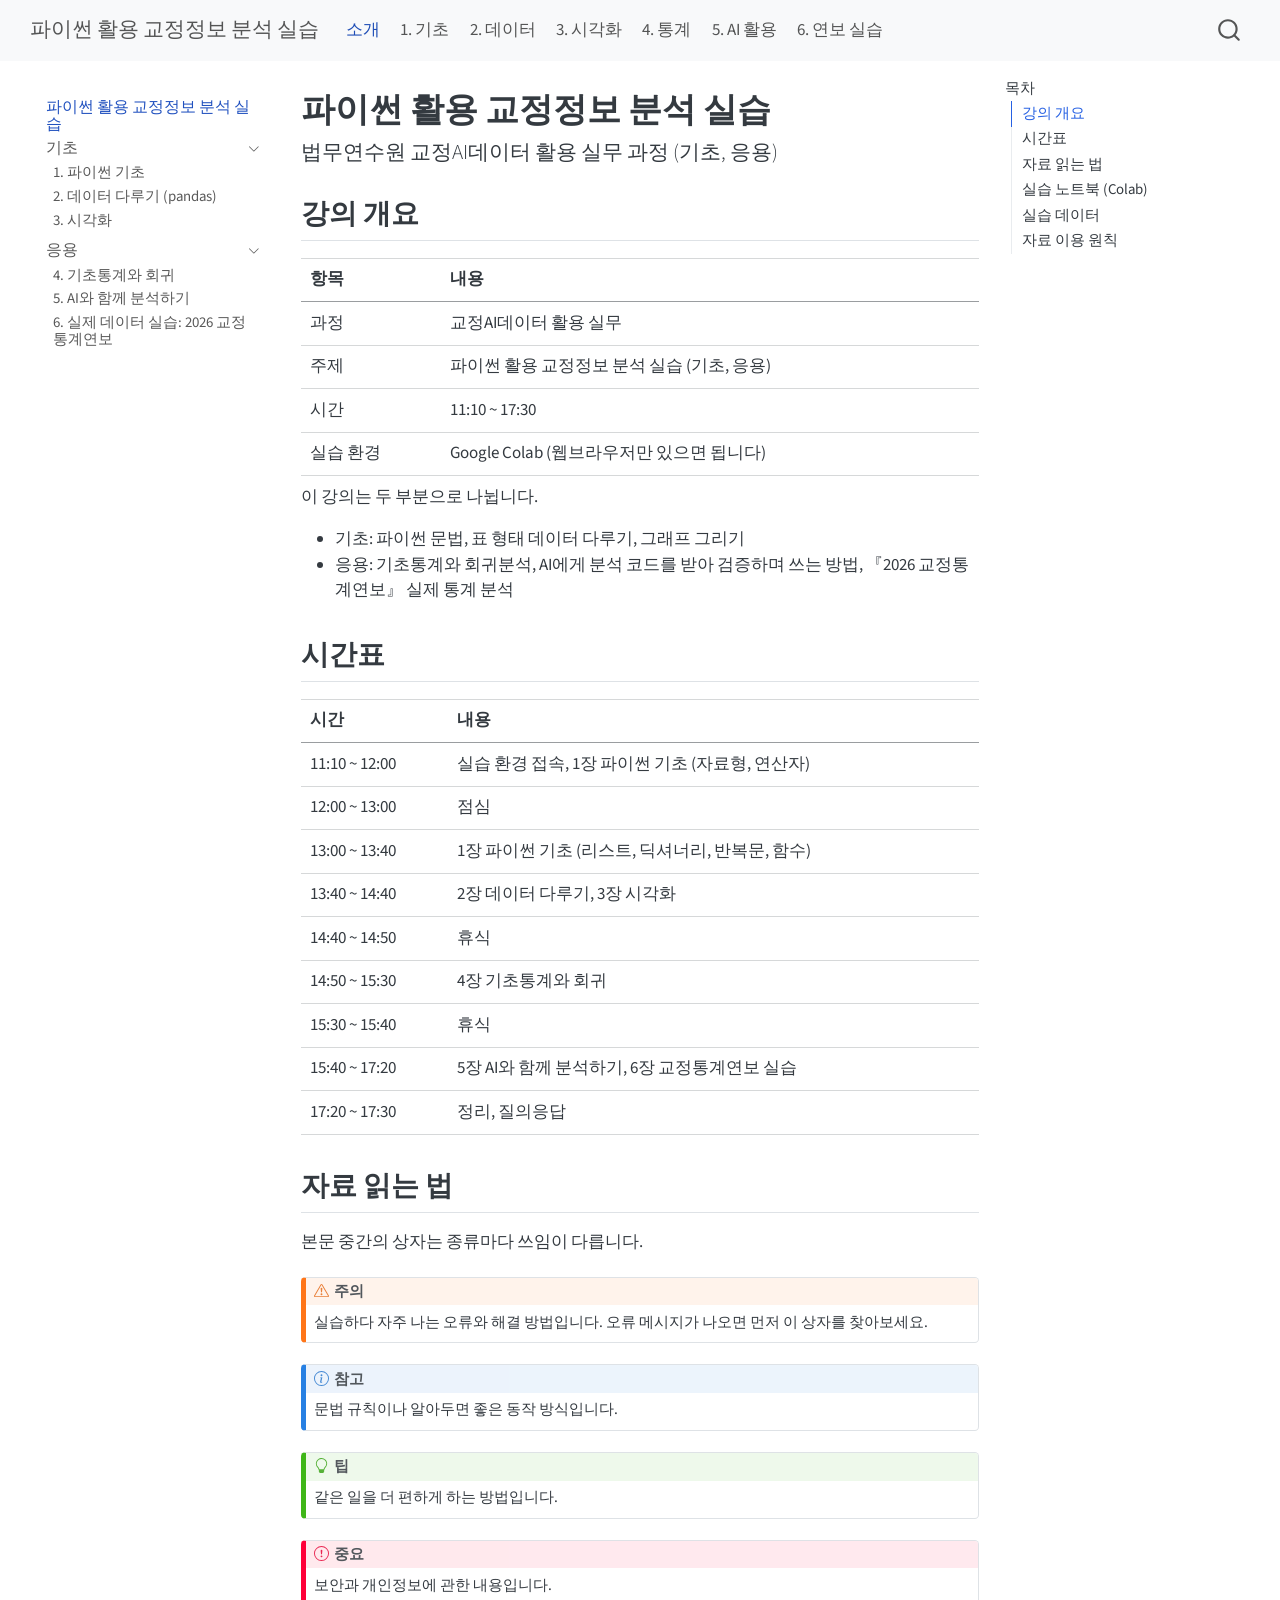
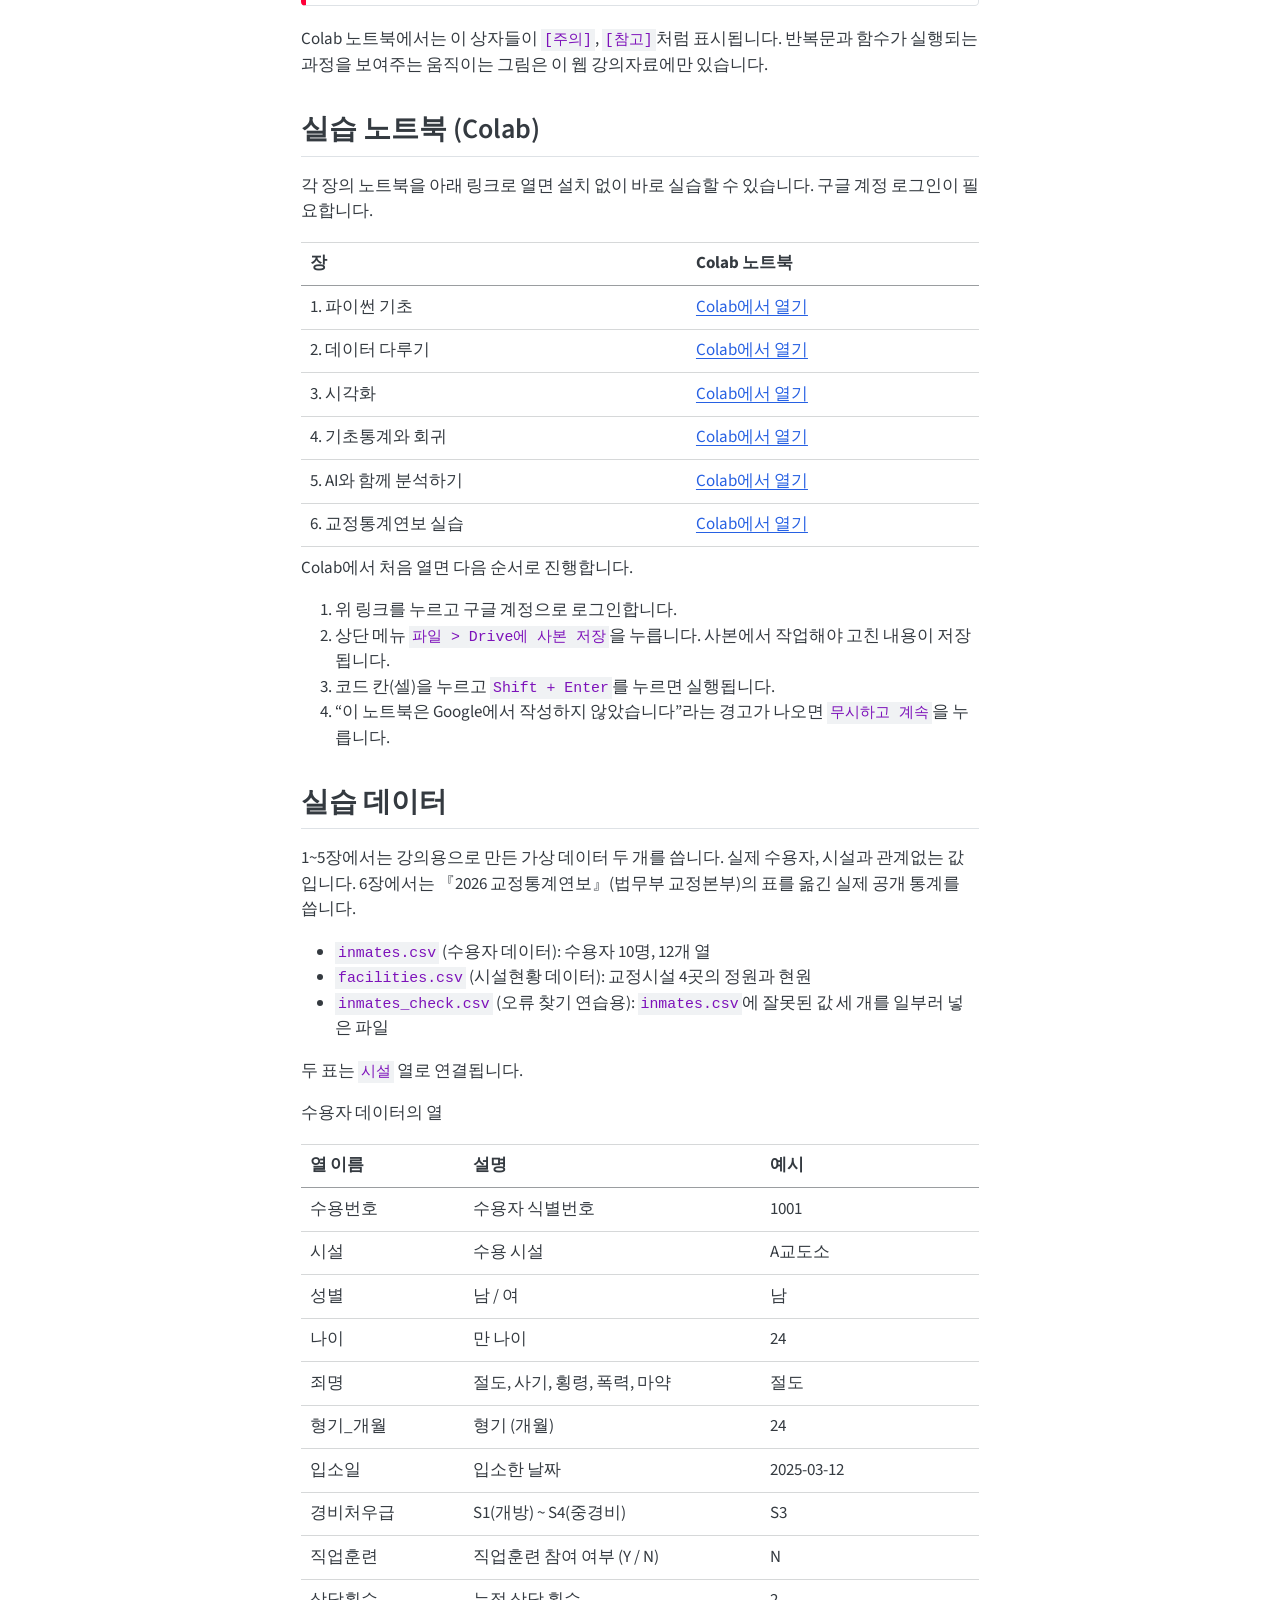
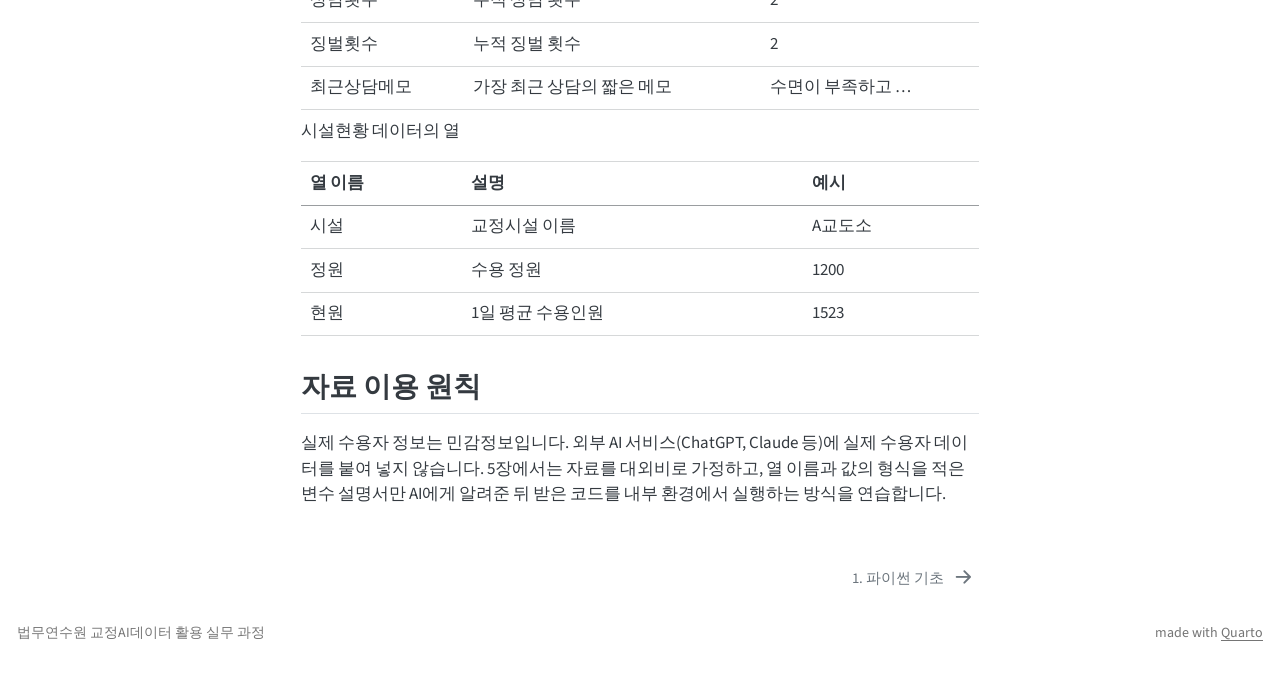
<file: docs/index.html>
<!DOCTYPE html>
<html xmlns="http://www.w3.org/1999/xhtml" lang="ko" xml:lang="ko"><head>

<meta charset="utf-8">
<meta name="generator" content="quarto-1.10.20">

<meta name="viewport" content="width=device-width, initial-scale=1.0, user-scalable=yes">


<title>파이썬 활용 교정정보 분석 실습</title>
<style>
/* Default styles provided by pandoc.
** See https://pandoc.org/MANUAL.html#variables-for-html for config info.
*/
span.smallcaps{font-variant: small-caps;}
div.columns{display: flex; gap: 1.5em;}
div.column{flex: auto;}
@media screen {
div.columns{gap: min(4vw, 1.5em);}
div.column{overflow-x: auto;}
}
div.hanging-indent{margin-left: 1.5em; text-indent: -1.5em;}
ul.task-list{list-style: none;}
ul.task-list li input[type="checkbox"] {
  width: 0.8em;
  margin: 0 0.8em 0.2em -1em; /* quarto-specific, see https://github.com/quarto-dev/quarto-cli/issues/4556 */ 
  vertical-align: middle;
}
</style>


<script src="site_libs/quarto-nav/quarto-nav.js"></script>
<script src="site_libs/quarto-nav/headroom.min.js"></script>
<script src="site_libs/clipboard/clipboard.min.js"></script>
<script src="site_libs/quarto-search/autocomplete.umd.js"></script>
<script src="site_libs/quarto-search/fuse.min.js"></script>
<script src="site_libs/quarto-search/quarto-search.js"></script>
<meta name="quarto:offset" content="./">
<link href="./01_python_basics.html" rel="next">
<script src="site_libs/quarto-html/quarto.js" type="module"></script>
<script src="site_libs/quarto-html/tabsets/tabsets.js" type="module"></script>
<script src="site_libs/quarto-html/popper.min.js"></script>
<script src="site_libs/quarto-html/tippy.umd.min.js"></script>
<script src="site_libs/quarto-html/anchor.min.js"></script>
<link href="site_libs/quarto-html/tippy.css" rel="stylesheet">
<link href="site_libs/quarto-html/quarto-syntax-highlighting-17888a1159294d3eb470f19f6f52f5a5.css" rel="stylesheet" id="quarto-text-highlighting-styles">
<script src="site_libs/bootstrap/bootstrap.min.js"></script>
<link href="site_libs/bootstrap/bootstrap-icons.css" rel="stylesheet">
<link href="site_libs/bootstrap/bootstrap-2933ca209de16f787bfe4fe53c4e45ee.min.css" rel="stylesheet" append-hash="true" id="quarto-bootstrap" data-mode="light">
<script id="quarto-search-options" type="application/json">{
  "location": "navbar",
  "copy-button": false,
  "collapse-after": 3,
  "panel-placement": "end",
  "type": "overlay",
  "limit": 50,
  "keyboard-shortcut": [
    "f",
    "/",
    "s"
  ],
  "show-item-context": false,
  "language": {
    "search-no-results-text": "일치 없음",
    "search-matching-documents-text": "일치된 문서",
    "search-copy-link-title": "검색 링크 복사",
    "search-hide-matches-text": "추가 검색 결과 숨기기",
    "search-more-match-text": "추가 검색결과",
    "search-more-matches-text": "추가 검색결과",
    "search-clear-button-title": "제거",
    "search-text-placeholder": "",
    "search-detached-cancel-button-title": "취소",
    "search-submit-button-title": "검색",
    "search-label": "검색"
  }
}</script>


<link rel="stylesheet" href="styles.css">
</head>

<body class="nav-sidebar floating nav-fixed quarto-light">

<div id="quarto-search-results"></div>
  <header id="quarto-header" class="headroom fixed-top">
    <nav class="navbar navbar-expand-lg " data-bs-theme="dark">
      <div class="navbar-container container-fluid">
      <div class="navbar-brand-container mx-auto">
    <a class="navbar-brand" href="./index.html">
    <span class="navbar-title">파이썬 활용 교정정보 분석 실습</span>
    </a>
  </div>
            <div id="quarto-search" class="" title="검색"></div>
          <button class="navbar-toggler" type="button" data-bs-toggle="collapse" data-bs-target="#navbarCollapse" aria-controls="navbarCollapse" role="menu" aria-expanded="false" aria-label="탐색 전환" onclick="if (window.quartoToggleHeadroom) { window.quartoToggleHeadroom(); }">
  <span class="navbar-toggler-icon"></span>
</button>
          <div class="collapse navbar-collapse" id="navbarCollapse">
            <ul class="navbar-nav navbar-nav-scroll me-auto">
  <li class="nav-item">
    <a class="nav-link active" href="./index.html" aria-current="page"> 
<span class="menu-text">소개</span></a>
  </li>  
  <li class="nav-item">
    <a class="nav-link" href="./01_python_basics.html"> 
<span class="menu-text">1. 기초</span></a>
  </li>  
  <li class="nav-item">
    <a class="nav-link" href="./02_pandas.html"> 
<span class="menu-text">2. 데이터</span></a>
  </li>  
  <li class="nav-item">
    <a class="nav-link" href="./03_visualization.html"> 
<span class="menu-text">3. 시각화</span></a>
  </li>  
  <li class="nav-item">
    <a class="nav-link" href="./04_statistics.html"> 
<span class="menu-text">4. 통계</span></a>
  </li>  
  <li class="nav-item">
    <a class="nav-link" href="./05_ai.html"> 
<span class="menu-text">5. AI 활용</span></a>
  </li>  
  <li class="nav-item">
    <a class="nav-link" href="./06_yearbook.html"> 
<span class="menu-text">6. 연보 실습</span></a>
  </li>  
</ul>
          </div> <!-- /navcollapse -->
            <div class="quarto-navbar-tools">
</div>
      </div> <!-- /container-fluid -->
    </nav>
  <nav class="quarto-secondary-nav">
    <div class="container-fluid d-flex">
      <button type="button" class="quarto-btn-toggle btn" data-bs-toggle="collapse" role="button" data-bs-target=".quarto-sidebar-collapse-item" aria-controls="quarto-sidebar" aria-expanded="false" aria-label="사이드바 전환" onclick="if (window.quartoToggleHeadroom) { window.quartoToggleHeadroom(); }">
        <i class="bi bi-layout-text-sidebar-reverse"></i>
      </button>
        <nav class="quarto-page-breadcrumbs" aria-label="breadcrumb"><ol class="breadcrumb"><li class="breadcrumb-item"><a href="./index.html">파이썬 활용 교정정보 분석 실습</a></li></ol></nav>
        <a class="flex-grow-1" role="navigation" data-bs-toggle="collapse" data-bs-target=".quarto-sidebar-collapse-item" aria-controls="quarto-sidebar" aria-expanded="false" aria-label="사이드바 전환" onclick="if (window.quartoToggleHeadroom) { window.quartoToggleHeadroom(); }">      
        </a>
    </div>
  </nav>
</header>
<!-- content -->
<div id="quarto-content" class="quarto-container page-columns page-rows-contents page-layout-article page-navbar">
<!-- sidebar -->
  <nav id="quarto-sidebar" class="sidebar collapse collapse-horizontal quarto-sidebar-collapse-item sidebar-navigation floating overflow-auto">
    <div class="sidebar-menu-container"> 
    <ul class="list-unstyled mt-1">
        <li class="sidebar-item">
  <div class="sidebar-item-container"> 
  <a href="./index.html" class="sidebar-item-text sidebar-link active">
 <span class="menu-text">파이썬 활용 교정정보 분석 실습</span></a>
  </div>
</li>
        <li class="sidebar-item sidebar-item-section">
      <div class="sidebar-item-container"> 
            <a class="sidebar-item-text sidebar-link text-start" data-bs-toggle="collapse" data-bs-target="#quarto-sidebar-section-1" role="navigation" aria-expanded="true">
 <span class="menu-text">기초</span></a>
          <a class="sidebar-item-toggle text-start" data-bs-toggle="collapse" data-bs-target="#quarto-sidebar-section-1" role="navigation" aria-expanded="true" aria-label="토글 섹션">
            <i class="bi bi-chevron-right ms-2"></i>
          </a> 
      </div>
      <ul id="quarto-sidebar-section-1" class="collapse list-unstyled sidebar-section depth1 show">  
          <li class="sidebar-item">
  <div class="sidebar-item-container"> 
  <a href="./01_python_basics.html" class="sidebar-item-text sidebar-link">
 <span class="menu-text">1. 파이썬 기초</span></a>
  </div>
</li>
          <li class="sidebar-item">
  <div class="sidebar-item-container"> 
  <a href="./02_pandas.html" class="sidebar-item-text sidebar-link">
 <span class="menu-text">2. 데이터 다루기 (pandas)</span></a>
  </div>
</li>
          <li class="sidebar-item">
  <div class="sidebar-item-container"> 
  <a href="./03_visualization.html" class="sidebar-item-text sidebar-link">
 <span class="menu-text">3. 시각화</span></a>
  </div>
</li>
      </ul>
  </li>
        <li class="sidebar-item sidebar-item-section">
      <div class="sidebar-item-container"> 
            <a class="sidebar-item-text sidebar-link text-start" data-bs-toggle="collapse" data-bs-target="#quarto-sidebar-section-2" role="navigation" aria-expanded="true">
 <span class="menu-text">응용</span></a>
          <a class="sidebar-item-toggle text-start" data-bs-toggle="collapse" data-bs-target="#quarto-sidebar-section-2" role="navigation" aria-expanded="true" aria-label="토글 섹션">
            <i class="bi bi-chevron-right ms-2"></i>
          </a> 
      </div>
      <ul id="quarto-sidebar-section-2" class="collapse list-unstyled sidebar-section depth1 show">  
          <li class="sidebar-item">
  <div class="sidebar-item-container"> 
  <a href="./04_statistics.html" class="sidebar-item-text sidebar-link">
 <span class="menu-text">4. 기초통계와 회귀</span></a>
  </div>
</li>
          <li class="sidebar-item">
  <div class="sidebar-item-container"> 
  <a href="./05_ai.html" class="sidebar-item-text sidebar-link">
 <span class="menu-text">5. AI와 함께 분석하기</span></a>
  </div>
</li>
          <li class="sidebar-item">
  <div class="sidebar-item-container"> 
  <a href="./06_yearbook.html" class="sidebar-item-text sidebar-link">
 <span class="menu-text">6. 실제 데이터 실습: 2026 교정통계연보</span></a>
  </div>
</li>
      </ul>
  </li>
    </ul>
    </div>
</nav>
<div id="quarto-sidebar-glass" class="quarto-sidebar-collapse-item" data-bs-toggle="collapse" data-bs-target=".quarto-sidebar-collapse-item"></div>
<!-- margin-sidebar -->
    <div id="quarto-margin-sidebar" class="sidebar margin-sidebar">
        <nav id="TOC" role="doc-toc" class="toc-active">
    <h2 id="toc-title">목차</h2>
   
  <ul>
  <li><a href="#강의-개요" id="toc-강의-개요" class="nav-link active" data-scroll-target="#강의-개요">강의 개요</a></li>
  <li><a href="#시간표" id="toc-시간표" class="nav-link" data-scroll-target="#시간표">시간표</a></li>
  <li><a href="#자료-읽는-법" id="toc-자료-읽는-법" class="nav-link" data-scroll-target="#자료-읽는-법">자료 읽는 법</a></li>
  <li><a href="#실습-노트북-colab" id="toc-실습-노트북-colab" class="nav-link" data-scroll-target="#실습-노트북-colab">실습 노트북 (Colab)</a></li>
  <li><a href="#실습-데이터" id="toc-실습-데이터" class="nav-link" data-scroll-target="#실습-데이터">실습 데이터</a></li>
  <li><a href="#자료-이용-원칙" id="toc-자료-이용-원칙" class="nav-link" data-scroll-target="#자료-이용-원칙">자료 이용 원칙</a></li>
  </ul>
</nav>
    </div>
<!-- main -->
<main class="content" id="quarto-document-content">

<header id="title-block-header" class="quarto-title-block default">
<div class="quarto-title">
<h1 class="title">파이썬 활용 교정정보 분석 실습</h1>
<p class="subtitle lead">법무연수원 교정AI데이터 활용 실무 과정 (기초, 응용)</p>
</div>



<div class="quarto-title-meta">

    
  
    
  </div>
  


</header>


<section id="강의-개요" class="level2">
<h2 class="anchored" data-anchor-id="강의-개요">강의 개요</h2>
<table class="caption-top table">
<thead>
<tr class="header">
<th>항목</th>
<th>내용</th>
</tr>
</thead>
<tbody>
<tr class="odd">
<td>과정</td>
<td>교정AI데이터 활용 실무</td>
</tr>
<tr class="even">
<td>주제</td>
<td>파이썬 활용 교정정보 분석 실습 (기초, 응용)</td>
</tr>
<tr class="odd">
<td>시간</td>
<td>11:10 ~ 17:30</td>
</tr>
<tr class="even">
<td>실습 환경</td>
<td>Google Colab (웹브라우저만 있으면 됩니다)</td>
</tr>
</tbody>
</table>
<p>이 강의는 두 부분으로 나뉩니다.</p>
<ul>
<li>기초: 파이썬 문법, 표 형태 데이터 다루기, 그래프 그리기</li>
<li>응용: 기초통계와 회귀분석, AI에게 분석 코드를 받아 검증하며 쓰는 방법, 『2026 교정통계연보』 실제 통계 분석</li>
</ul>
</section>
<section id="시간표" class="level2">
<h2 class="anchored" data-anchor-id="시간표">시간표</h2>
<table class="caption-top table">
<thead>
<tr class="header">
<th>시간</th>
<th>내용</th>
</tr>
</thead>
<tbody>
<tr class="odd">
<td>11:10 ~ 12:00</td>
<td>실습 환경 접속, 1장 파이썬 기초 (자료형, 연산자)</td>
</tr>
<tr class="even">
<td>12:00 ~ 13:00</td>
<td>점심</td>
</tr>
<tr class="odd">
<td>13:00 ~ 13:40</td>
<td>1장 파이썬 기초 (리스트, 딕셔너리, 반복문, 함수)</td>
</tr>
<tr class="even">
<td>13:40 ~ 14:40</td>
<td>2장 데이터 다루기, 3장 시각화</td>
</tr>
<tr class="odd">
<td>14:40 ~ 14:50</td>
<td>휴식</td>
</tr>
<tr class="even">
<td>14:50 ~ 15:30</td>
<td>4장 기초통계와 회귀</td>
</tr>
<tr class="odd">
<td>15:30 ~ 15:40</td>
<td>휴식</td>
</tr>
<tr class="even">
<td>15:40 ~ 17:20</td>
<td>5장 AI와 함께 분석하기, 6장 교정통계연보 실습</td>
</tr>
<tr class="odd">
<td>17:20 ~ 17:30</td>
<td>정리, 질의응답</td>
</tr>
</tbody>
</table>
</section>
<section id="자료-읽는-법" class="level2">
<h2 class="anchored" data-anchor-id="자료-읽는-법">자료 읽는 법</h2>
<p>본문 중간의 상자는 종류마다 쓰임이 다릅니다.</p>
<div class="callout callout-style-default callout-warning callout-titled" title="주의">
<div class="callout-header d-flex align-content-center">
<div class="callout-icon-container">
<i class="callout-icon"></i>
</div>
<div class="callout-title-container flex-fill">
<span class="screen-reader-only">경고</span>주의
</div>
</div>
<div class="callout-body-container callout-body">
<p>실습하다 자주 나는 오류와 해결 방법입니다. 오류 메시지가 나오면 먼저 이 상자를 찾아보세요.</p>
</div>
</div>
<div class="callout callout-style-default callout-note callout-titled" title="참고">
<div class="callout-header d-flex align-content-center">
<div class="callout-icon-container">
<i class="callout-icon"></i>
</div>
<div class="callout-title-container flex-fill">
<span class="screen-reader-only">노트</span>참고
</div>
</div>
<div class="callout-body-container callout-body">
<p>문법 규칙이나 알아두면 좋은 동작 방식입니다.</p>
</div>
</div>
<div class="callout callout-style-default callout-tip callout-titled" title="팁">
<div class="callout-header d-flex align-content-center">
<div class="callout-icon-container">
<i class="callout-icon"></i>
</div>
<div class="callout-title-container flex-fill">
<span class="screen-reader-only">힌트</span>팁
</div>
</div>
<div class="callout-body-container callout-body">
<p>같은 일을 더 편하게 하는 방법입니다.</p>
</div>
</div>
<div class="callout callout-style-default callout-important callout-titled" title="중요">
<div class="callout-header d-flex align-content-center">
<div class="callout-icon-container">
<i class="callout-icon"></i>
</div>
<div class="callout-title-container flex-fill">
<span class="screen-reader-only">중요</span>중요
</div>
</div>
<div class="callout-body-container callout-body">
<p>보안과 개인정보에 관한 내용입니다.</p>
</div>
</div>
<p>Colab 노트북에서는 이 상자들이 <code>[주의]</code>, <code>[참고]</code>처럼 표시됩니다. 반복문과 함수가 실행되는 과정을 보여주는 움직이는 그림은 이 웹 강의자료에만 있습니다.</p>
</section>
<section id="실습-노트북-colab" class="level2">
<h2 class="anchored" data-anchor-id="실습-노트북-colab">실습 노트북 (Colab)</h2>
<p>각 장의 노트북을 아래 링크로 열면 설치 없이 바로 실습할 수 있습니다. 구글 계정 로그인이 필요합니다.</p>
<table class="caption-top table">
<thead>
<tr class="header">
<th>장</th>
<th>Colab 노트북</th>
</tr>
</thead>
<tbody>
<tr class="odd">
<td>1. 파이썬 기초</td>
<td><a href="https://colab.research.google.com/github/StatJeong/moj-python-lecture/blob/main/notebooks/01_python_basics.ipynb">Colab에서 열기</a></td>
</tr>
<tr class="even">
<td>2. 데이터 다루기</td>
<td><a href="https://colab.research.google.com/github/StatJeong/moj-python-lecture/blob/main/notebooks/02_pandas.ipynb">Colab에서 열기</a></td>
</tr>
<tr class="odd">
<td>3. 시각화</td>
<td><a href="https://colab.research.google.com/github/StatJeong/moj-python-lecture/blob/main/notebooks/03_visualization.ipynb">Colab에서 열기</a></td>
</tr>
<tr class="even">
<td>4. 기초통계와 회귀</td>
<td><a href="https://colab.research.google.com/github/StatJeong/moj-python-lecture/blob/main/notebooks/04_statistics.ipynb">Colab에서 열기</a></td>
</tr>
<tr class="odd">
<td>5. AI와 함께 분석하기</td>
<td><a href="https://colab.research.google.com/github/StatJeong/moj-python-lecture/blob/main/notebooks/05_ai.ipynb">Colab에서 열기</a></td>
</tr>
<tr class="even">
<td>6. 교정통계연보 실습</td>
<td><a href="https://colab.research.google.com/github/StatJeong/moj-python-lecture/blob/main/notebooks/06_yearbook.ipynb">Colab에서 열기</a></td>
</tr>
</tbody>
</table>
<p>Colab에서 처음 열면 다음 순서로 진행합니다.</p>
<ol type="1">
<li>위 링크를 누르고 구글 계정으로 로그인합니다.</li>
<li>상단 메뉴 <code>파일 &gt; Drive에 사본 저장</code>을 누릅니다. 사본에서 작업해야 고친 내용이 저장됩니다.</li>
<li>코드 칸(셀)을 누르고 <code>Shift + Enter</code>를 누르면 실행됩니다.</li>
<li>“이 노트북은 Google에서 작성하지 않았습니다”라는 경고가 나오면 <code>무시하고 계속</code>을 누릅니다.</li>
</ol>
</section>
<section id="실습-데이터" class="level2">
<h2 class="anchored" data-anchor-id="실습-데이터">실습 데이터</h2>
<p>1~5장에서는 강의용으로 만든 가상 데이터 두 개를 씁니다. 실제 수용자, 시설과 관계없는 값입니다. 6장에서는 『2026 교정통계연보』(법무부 교정본부)의 표를 옮긴 실제 공개 통계를 씁니다.</p>
<ul>
<li><code>inmates.csv</code> (수용자 데이터): 수용자 10명, 12개 열</li>
<li><code>facilities.csv</code> (시설현황 데이터): 교정시설 4곳의 정원과 현원</li>
<li><code>inmates_check.csv</code> (오류 찾기 연습용): <code>inmates.csv</code>에 잘못된 값 세 개를 일부러 넣은 파일</li>
</ul>
<p>두 표는 <code>시설</code> 열로 연결됩니다.</p>
<p>수용자 데이터의 열</p>
<table class="caption-top table">
<thead>
<tr class="header">
<th>열 이름</th>
<th>설명</th>
<th>예시</th>
</tr>
</thead>
<tbody>
<tr class="odd">
<td>수용번호</td>
<td>수용자 식별번호</td>
<td>1001</td>
</tr>
<tr class="even">
<td>시설</td>
<td>수용 시설</td>
<td>A교도소</td>
</tr>
<tr class="odd">
<td>성별</td>
<td>남 / 여</td>
<td>남</td>
</tr>
<tr class="even">
<td>나이</td>
<td>만 나이</td>
<td>24</td>
</tr>
<tr class="odd">
<td>죄명</td>
<td>절도, 사기, 횡령, 폭력, 마약</td>
<td>절도</td>
</tr>
<tr class="even">
<td>형기_개월</td>
<td>형기 (개월)</td>
<td>24</td>
</tr>
<tr class="odd">
<td>입소일</td>
<td>입소한 날짜</td>
<td>2025-03-12</td>
</tr>
<tr class="even">
<td>경비처우급</td>
<td>S1(개방) ~ S4(중경비)</td>
<td>S3</td>
</tr>
<tr class="odd">
<td>직업훈련</td>
<td>직업훈련 참여 여부 (Y / N)</td>
<td>N</td>
</tr>
<tr class="even">
<td>상담횟수</td>
<td>누적 상담 횟수</td>
<td>2</td>
</tr>
<tr class="odd">
<td>징벌횟수</td>
<td>누적 징벌 횟수</td>
<td>2</td>
</tr>
<tr class="even">
<td>최근상담메모</td>
<td>가장 최근 상담의 짧은 메모</td>
<td>수면이 부족하고 …</td>
</tr>
</tbody>
</table>
<p>시설현황 데이터의 열</p>
<table class="caption-top table">
<thead>
<tr class="header">
<th>열 이름</th>
<th>설명</th>
<th>예시</th>
</tr>
</thead>
<tbody>
<tr class="odd">
<td>시설</td>
<td>교정시설 이름</td>
<td>A교도소</td>
</tr>
<tr class="even">
<td>정원</td>
<td>수용 정원</td>
<td>1200</td>
</tr>
<tr class="odd">
<td>현원</td>
<td>1일 평균 수용인원</td>
<td>1523</td>
</tr>
</tbody>
</table>
</section>
<section id="자료-이용-원칙" class="level2">
<h2 class="anchored" data-anchor-id="자료-이용-원칙">자료 이용 원칙</h2>
<p>실제 수용자 정보는 민감정보입니다. 외부 AI 서비스(ChatGPT, Claude 등)에 실제 수용자 데이터를 붙여 넣지 않습니다. 5장에서는 자료를 대외비로 가정하고, 열 이름과 값의 형식을 적은 변수 설명서만 AI에게 알려준 뒤 받은 코드를 내부 환경에서 실행하는 방식을 연습합니다.</p>


</section>

</main> <!-- /main -->
<script id="quarto-html-after-body" type="application/javascript">
  window.document.addEventListener("DOMContentLoaded", function (event) {
    const icon = "";
    const anchorJS = new window.AnchorJS();
    anchorJS.options = {
      placement: 'right',
      icon: icon
    };
    anchorJS.add('.anchored');
    const isCodeAnnotation = (el) => {
      for (const clz of el.classList) {
        if (clz.startsWith('code-annotation-')) {                     
          return true;
        }
      }
      return false;
    }
    const onCopySuccess = function(e) {
      // button target
      const button = e.trigger;
      // don't keep focus
      button.blur();
      // flash "checked"
      button.classList.add('code-copy-button-checked');
      var currentTitle = button.getAttribute("title");
      button.setAttribute("title", "복사완료!");
      let tooltip;
      if (window.bootstrap) {
        button.setAttribute("data-bs-toggle", "tooltip");
        button.setAttribute("data-bs-placement", "left");
        button.setAttribute("data-bs-title", "복사완료!");
        tooltip = new bootstrap.Tooltip(button, 
          { trigger: "manual", 
            customClass: "code-copy-button-tooltip",
            offset: [0, -8]});
        tooltip.show();    
      }
      setTimeout(function() {
        if (tooltip) {
          tooltip.hide();
          button.removeAttribute("data-bs-title");
          button.removeAttribute("data-bs-toggle");
          button.removeAttribute("data-bs-placement");
        }
        button.setAttribute("title", currentTitle);
        button.classList.remove('code-copy-button-checked');
      }, 1000);
      // clear code selection
      e.clearSelection();
    }
    const getTextToCopy = function(trigger) {
      const outerScaffold = trigger.parentElement.cloneNode(true);
      const codeEl = outerScaffold.querySelector('code');
      for (const childEl of codeEl.children) {
        if (isCodeAnnotation(childEl)) {
          childEl.remove();
        }
      }
      return codeEl.innerText;
    }
    const clipboard = new window.ClipboardJS('.code-copy-button:not([data-in-quarto-modal])', {
      text: getTextToCopy
    });
    clipboard.on('success', onCopySuccess);
    if (window.document.getElementById('quarto-embedded-source-code-modal')) {
      const clipboardModal = new window.ClipboardJS('.code-copy-button[data-in-quarto-modal]', {
        text: getTextToCopy,
        container: window.document.getElementById('quarto-embedded-source-code-modal')
      });
      clipboardModal.on('success', onCopySuccess);
    }
      var localhostRegex = new RegExp(/^(?:http|https):\/\/localhost\:?[0-9]*\//);
      var mailtoRegex = new RegExp(/^mailto:/);
        var filterRegex = new RegExp('/' + window.location.host + '/');
      var isInternal = (href) => {
          return filterRegex.test(href) || localhostRegex.test(href) || mailtoRegex.test(href);
      }
      // Inspect non-navigation links and adorn them if external
     var links = window.document.querySelectorAll('a[href]:not(.nav-link):not(.navbar-brand):not(.toc-action):not(.sidebar-link):not(.sidebar-item-toggle):not(.pagination-link):not(.no-external):not([aria-hidden]):not(.dropdown-item):not(.quarto-navigation-tool):not(.about-link)');
      for (var i=0; i<links.length; i++) {
        const link = links[i];
        if (!isInternal(link.href)) {
          // undo the damage that might have been done by quarto-nav.js in the case of
          // links that we want to consider external
          if (link.dataset.originalHref !== undefined) {
            link.href = link.dataset.originalHref;
          }
        }
      }
    function tippyHover(el, contentFn, onTriggerFn, onUntriggerFn) {
      const config = {
        allowHTML: true,
        maxWidth: 500,
        delay: 100,
        arrow: false,
        appendTo: function(el) {
            return el.parentElement;
        },
        interactive: true,
        interactiveBorder: 10,
        theme: 'quarto',
        placement: 'bottom-start',
      };
      if (contentFn) {
        config.content = contentFn;
      }
      if (onTriggerFn) {
        config.onTrigger = onTriggerFn;
      }
      if (onUntriggerFn) {
        config.onUntrigger = onUntriggerFn;
      }
      window.tippy(el, config); 
    }
    const noterefs = window.document.querySelectorAll('a[role="doc-noteref"]');
    for (var i=0; i<noterefs.length; i++) {
      const ref = noterefs[i];
      tippyHover(ref, function() {
        // use id or data attribute instead here
        let href = ref.getAttribute('data-footnote-href') || ref.getAttribute('href');
        try { href = new URL(href).hash; } catch {}
        const id = href.replace(/^#\/?/, "");
        const note = window.document.getElementById(id);
        if (note) {
          return note.innerHTML;
        } else {
          return "";
        }
      });
    }
    const xrefs = window.document.querySelectorAll('a.quarto-xref');
    const processXRef = (id, note) => {
      // Strip column container classes
      const stripColumnClz = (el) => {
        el.classList.remove("page-full", "page-columns");
        if (el.children) {
          for (const child of el.children) {
            stripColumnClz(child);
          }
        }
      }
      stripColumnClz(note)
      if (id === null || id.startsWith('sec-')) {
        // Special case sections, only their first couple elements
        const container = document.createElement("div");
        if (note.children && note.children.length > 2) {
          container.appendChild(note.children[0].cloneNode(true));
          for (let i = 1; i < note.children.length; i++) {
            const child = note.children[i];
            if (child.tagName === "P" && child.innerText === "") {
              continue;
            } else {
              container.appendChild(child.cloneNode(true));
              break;
            }
          }
          if (window.Quarto?.typesetMath) {
            window.Quarto.typesetMath(container);
          }
          return container.innerHTML
        } else {
          if (window.Quarto?.typesetMath) {
            window.Quarto.typesetMath(note);
          }
          return note.innerHTML;
        }
      } else {
        // Remove any anchor links if they are present
        const anchorLink = note.querySelector('a.anchorjs-link');
        if (anchorLink) {
          anchorLink.remove();
        }
        if (window.Quarto?.typesetMath) {
          window.Quarto.typesetMath(note);
        }
        if (note.classList.contains("callout")) {
          return note.outerHTML;
        } else {
          return note.innerHTML;
        }
      }
    }
    for (var i=0; i<xrefs.length; i++) {
      const xref = xrefs[i];
      tippyHover(xref, undefined, function(instance) {
        instance.disable();
        let url = xref.getAttribute('href');
        let hash = undefined; 
        if (url.startsWith('#')) {
          hash = url;
        } else {
          try { hash = new URL(url).hash; } catch {}
        }
        if (hash) {
          const id = hash.replace(/^#\/?/, "");
          const note = window.document.getElementById(id);
          if (note !== null) {
            try {
              const html = processXRef(id, note.cloneNode(true));
              instance.setContent(html);
            } finally {
              instance.enable();
              instance.show();
            }
          } else {
            // See if we can fetch this
            fetch(url.split('#')[0])
            .then(res => res.text())
            .then(html => {
              const parser = new DOMParser();
              const htmlDoc = parser.parseFromString(html, "text/html");
              const note = htmlDoc.getElementById(id);
              if (note !== null) {
                const html = processXRef(id, note);
                instance.setContent(html);
              } 
            }).finally(() => {
              instance.enable();
              instance.show();
            });
          }
        } else {
          // See if we can fetch a full url (with no hash to target)
          // This is a special case and we should probably do some content thinning / targeting
          fetch(url)
          .then(res => res.text())
          .then(html => {
            const parser = new DOMParser();
            const htmlDoc = parser.parseFromString(html, "text/html");
            const note = htmlDoc.querySelector('main.content');
            if (note !== null) {
              // This should only happen for chapter cross references
              // (since there is no id in the URL)
              // remove the first header
              if (note.children.length > 0 && note.children[0].tagName === "HEADER") {
                note.children[0].remove();
              }
              const html = processXRef(null, note);
              instance.setContent(html);
            } 
          }).finally(() => {
            instance.enable();
            instance.show();
          });
        }
      }, function(instance) {
      });
    }
        let selectedAnnoteEl;
        const selectorForAnnotation = ( cell, annotation) => {
          let cellAttr = 'data-code-cell="' + cell + '"';
          let lineAttr = 'data-code-annotation="' +  annotation + '"';
          const selector = 'span[' + cellAttr + '][' + lineAttr + ']';
          return selector;
        }
        const selectCodeLines = (annoteEl) => {
          const doc = window.document;
          const targetCell = annoteEl.getAttribute("data-target-cell");
          const targetAnnotation = annoteEl.getAttribute("data-target-annotation");
          const annoteSpan = window.document.querySelector(selectorForAnnotation(targetCell, targetAnnotation));
          const lines = annoteSpan.getAttribute("data-code-lines").split(",");
          const lineIds = lines.map((line) => {
            return targetCell + "-" + line;
          })
          let top = null;
          let height = null;
          let parent = null;
          if (lineIds.length > 0) {
              //compute the position of the single el (top and bottom and make a div)
              const el = window.document.getElementById(lineIds[0]);
              top = el.offsetTop;
              height = el.offsetHeight;
              parent = el.parentElement.parentElement;
            if (lineIds.length > 1) {
              const lastEl = window.document.getElementById(lineIds[lineIds.length - 1]);
              const bottom = lastEl.offsetTop + lastEl.offsetHeight;
              height = bottom - top;
            }
            if (top !== null && height !== null && parent !== null) {
              // cook up a div (if necessary) and position it 
              let div = window.document.getElementById("code-annotation-line-highlight");
              if (div === null) {
                div = window.document.createElement("div");
                div.setAttribute("id", "code-annotation-line-highlight");
                div.style.position = 'absolute';
                parent.appendChild(div);
              }
              div.style.top = top - 2 + "px";
              div.style.height = height + 4 + "px";
              div.style.left = 0;
              let gutterDiv = window.document.getElementById("code-annotation-line-highlight-gutter");
              if (gutterDiv === null) {
                gutterDiv = window.document.createElement("div");
                gutterDiv.setAttribute("id", "code-annotation-line-highlight-gutter");
                gutterDiv.style.position = 'absolute';
                const codeCell = window.document.getElementById(targetCell);
                const gutter = codeCell.querySelector('.code-annotation-gutter');
                gutter.appendChild(gutterDiv);
              }
              gutterDiv.style.top = top - 2 + "px";
              gutterDiv.style.height = height + 4 + "px";
            }
            selectedAnnoteEl = annoteEl;
          }
        };
        const unselectCodeLines = () => {
          const elementsIds = ["code-annotation-line-highlight", "code-annotation-line-highlight-gutter"];
          elementsIds.forEach((elId) => {
            const div = window.document.getElementById(elId);
            if (div) {
              div.remove();
            }
          });
          selectedAnnoteEl = undefined;
        };
          // Handle positioning of the toggle
      window.addEventListener(
        "resize",
        throttle(() => {
          elRect = undefined;
          if (selectedAnnoteEl) {
            selectCodeLines(selectedAnnoteEl);
          }
        }, 10)
      );
      function throttle(fn, ms) {
      let throttle = false;
      let timer;
        return (...args) => {
          if(!throttle) { // first call gets through
              fn.apply(this, args);
              throttle = true;
          } else { // all the others get throttled
              if(timer) clearTimeout(timer); // cancel #2
              timer = setTimeout(() => {
                fn.apply(this, args);
                timer = throttle = false;
              }, ms);
          }
        };
      }
        // Attach click handler to the DT
        const annoteDls = window.document.querySelectorAll('dt[data-target-cell]');
        for (const annoteDlNode of annoteDls) {
          annoteDlNode.addEventListener('click', (event) => {
            const clickedEl = event.target;
            if (clickedEl !== selectedAnnoteEl) {
              unselectCodeLines();
              const activeEl = window.document.querySelector('dt[data-target-cell].code-annotation-active');
              if (activeEl) {
                activeEl.classList.remove('code-annotation-active');
              }
              selectCodeLines(clickedEl);
              clickedEl.classList.add('code-annotation-active');
            } else {
              // Unselect the line
              unselectCodeLines();
              clickedEl.classList.remove('code-annotation-active');
            }
          });
        }
    const findCites = (el) => {
      const parentEl = el.parentElement;
      if (parentEl) {
        const cites = parentEl.dataset.cites;
        if (cites) {
          return {
            el,
            cites: cites.split(' ')
          };
        } else {
          return findCites(el.parentElement)
        }
      } else {
        return undefined;
      }
    };
    var bibliorefs = window.document.querySelectorAll('a[role="doc-biblioref"]');
    for (var i=0; i<bibliorefs.length; i++) {
      const ref = bibliorefs[i];
      const citeInfo = findCites(ref);
      if (citeInfo) {
        tippyHover(citeInfo.el, function() {
          var popup = window.document.createElement('div');
          citeInfo.cites.forEach(function(cite) {
            var citeDiv = window.document.createElement('div');
            citeDiv.classList.add('hanging-indent');
            citeDiv.classList.add('csl-entry');
            var biblioDiv = window.document.getElementById('ref-' + cite);
            if (biblioDiv) {
              citeDiv.innerHTML = biblioDiv.innerHTML;
            }
            popup.appendChild(citeDiv);
          });
          return popup.innerHTML;
        });
      }
    }
  });
  </script>
<nav class="page-navigation">
  <div class="nav-page nav-page-previous">
  </div>
  <div class="nav-page nav-page-next">
      <a href="./01_python_basics.html" class="pagination-link" aria-label="1. 파이썬 기초">
        <span class="nav-page-text">1. 파이썬 기초</span> <i class="bi bi-arrow-right-short"></i>
      </a>
  </div>
</nav>
</div> <!-- /content -->
<footer class="footer">
  <div class="nav-footer">
    <div class="nav-footer-left">
<p>법무연수원 교정AI데이터 활용 실무 과정</p>
</div>   
    <div class="nav-footer-center">
      &nbsp;
    </div>
    <div class="nav-footer-right">
<p>made with <a href="https://quarto.org">Quarto</a></p>
</div>
  </div>
</footer>




</body></html>
</file>
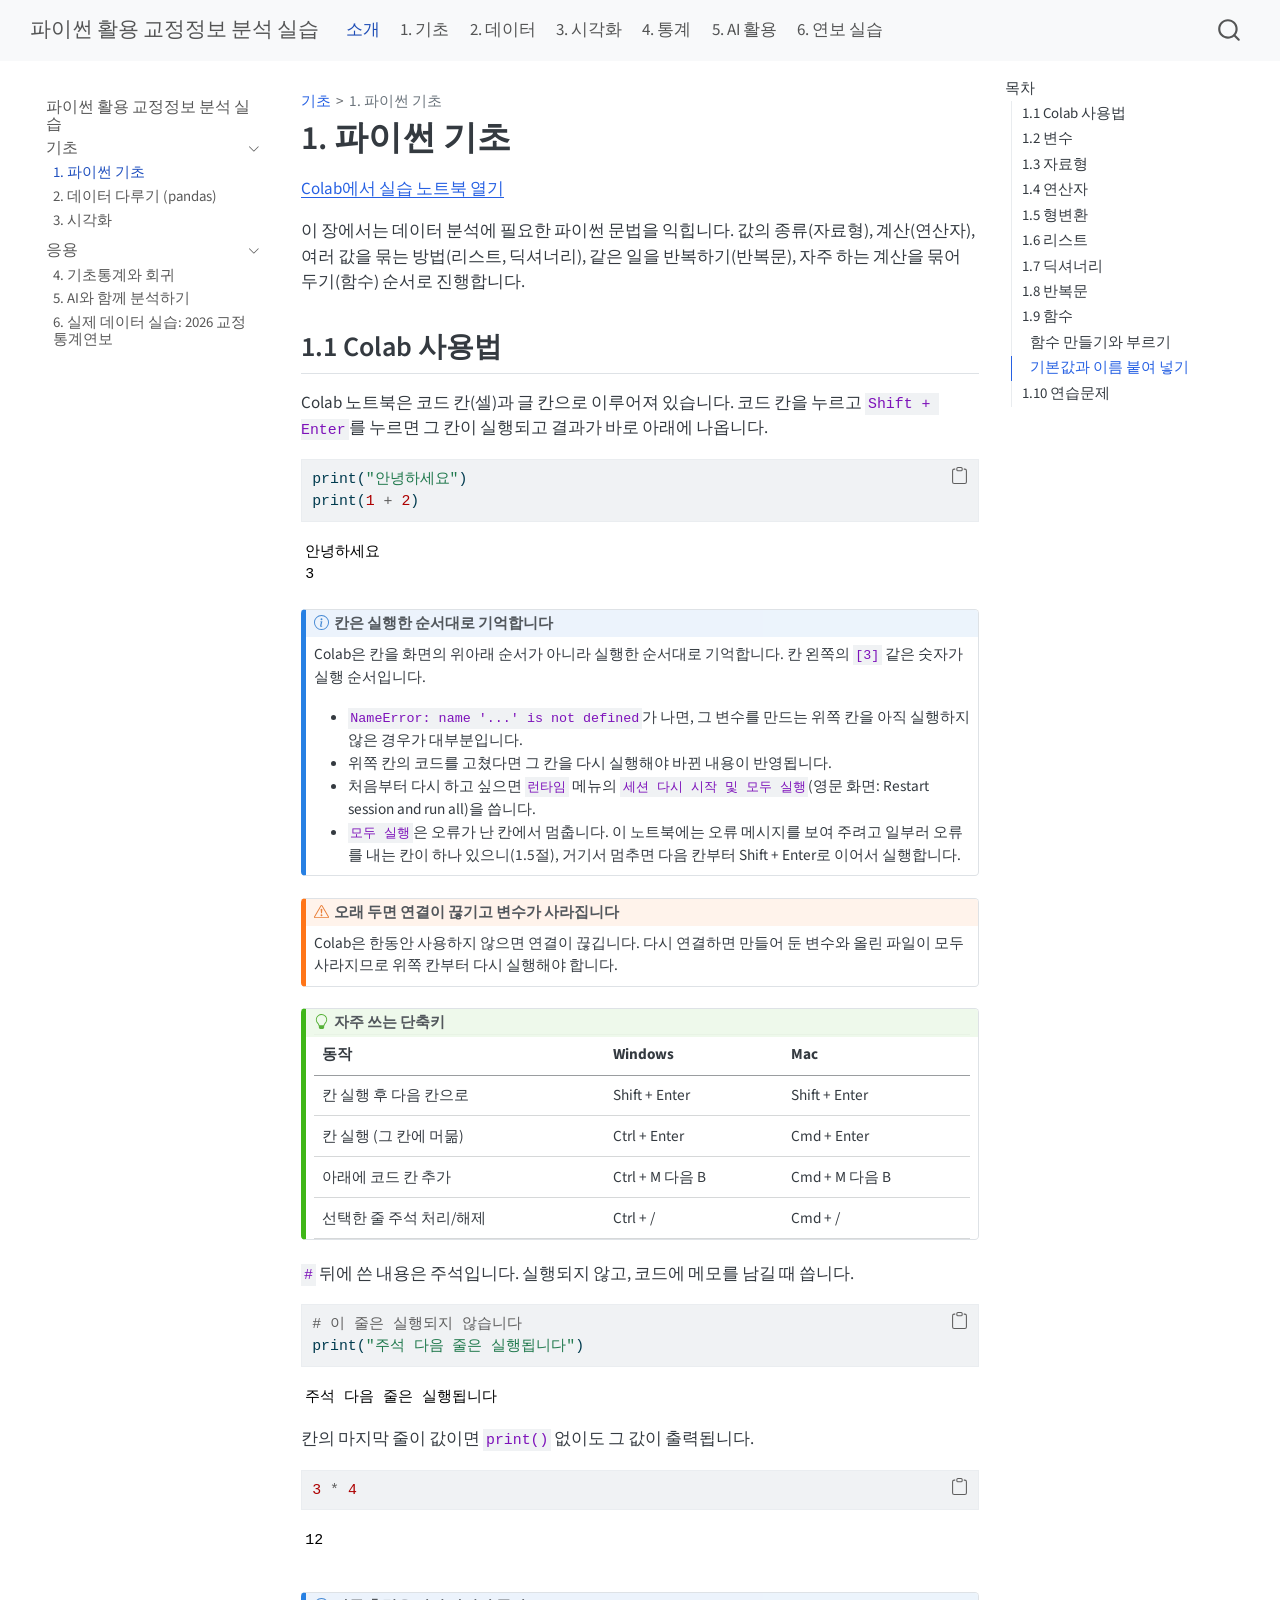
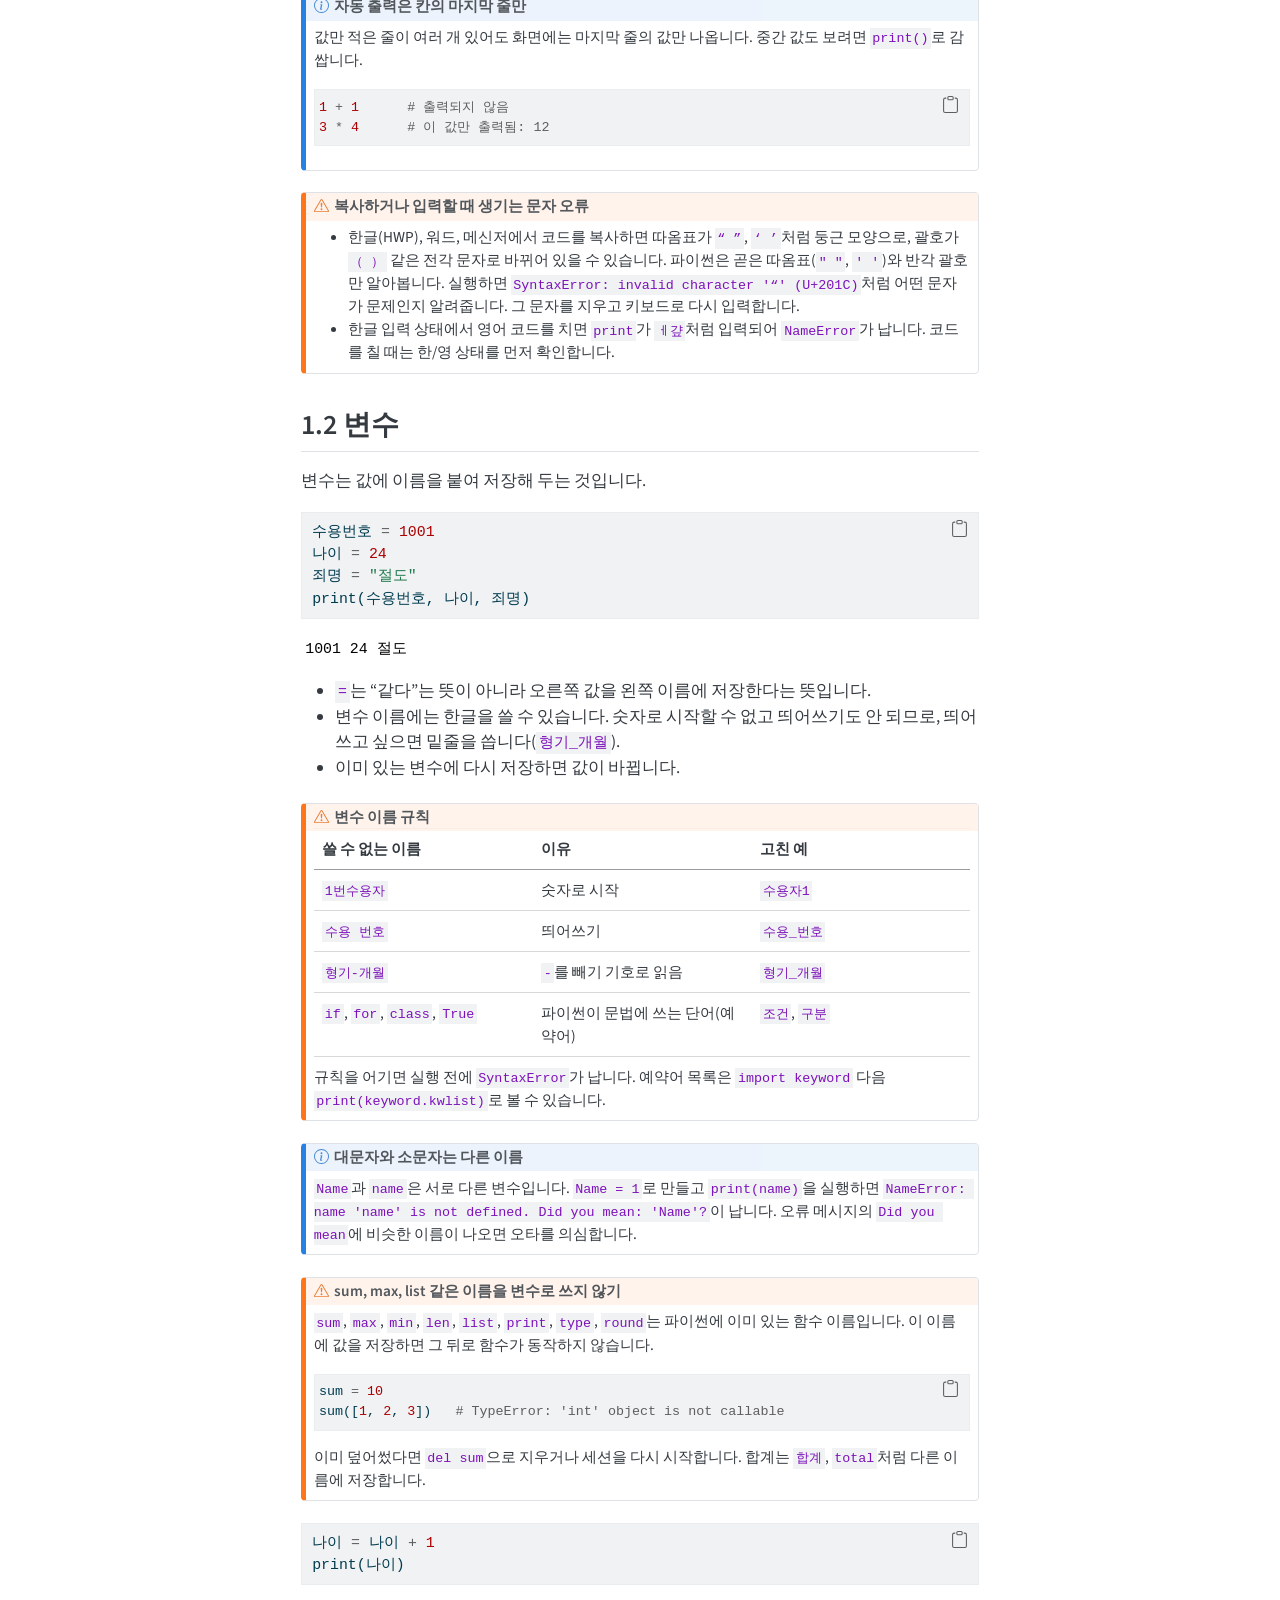
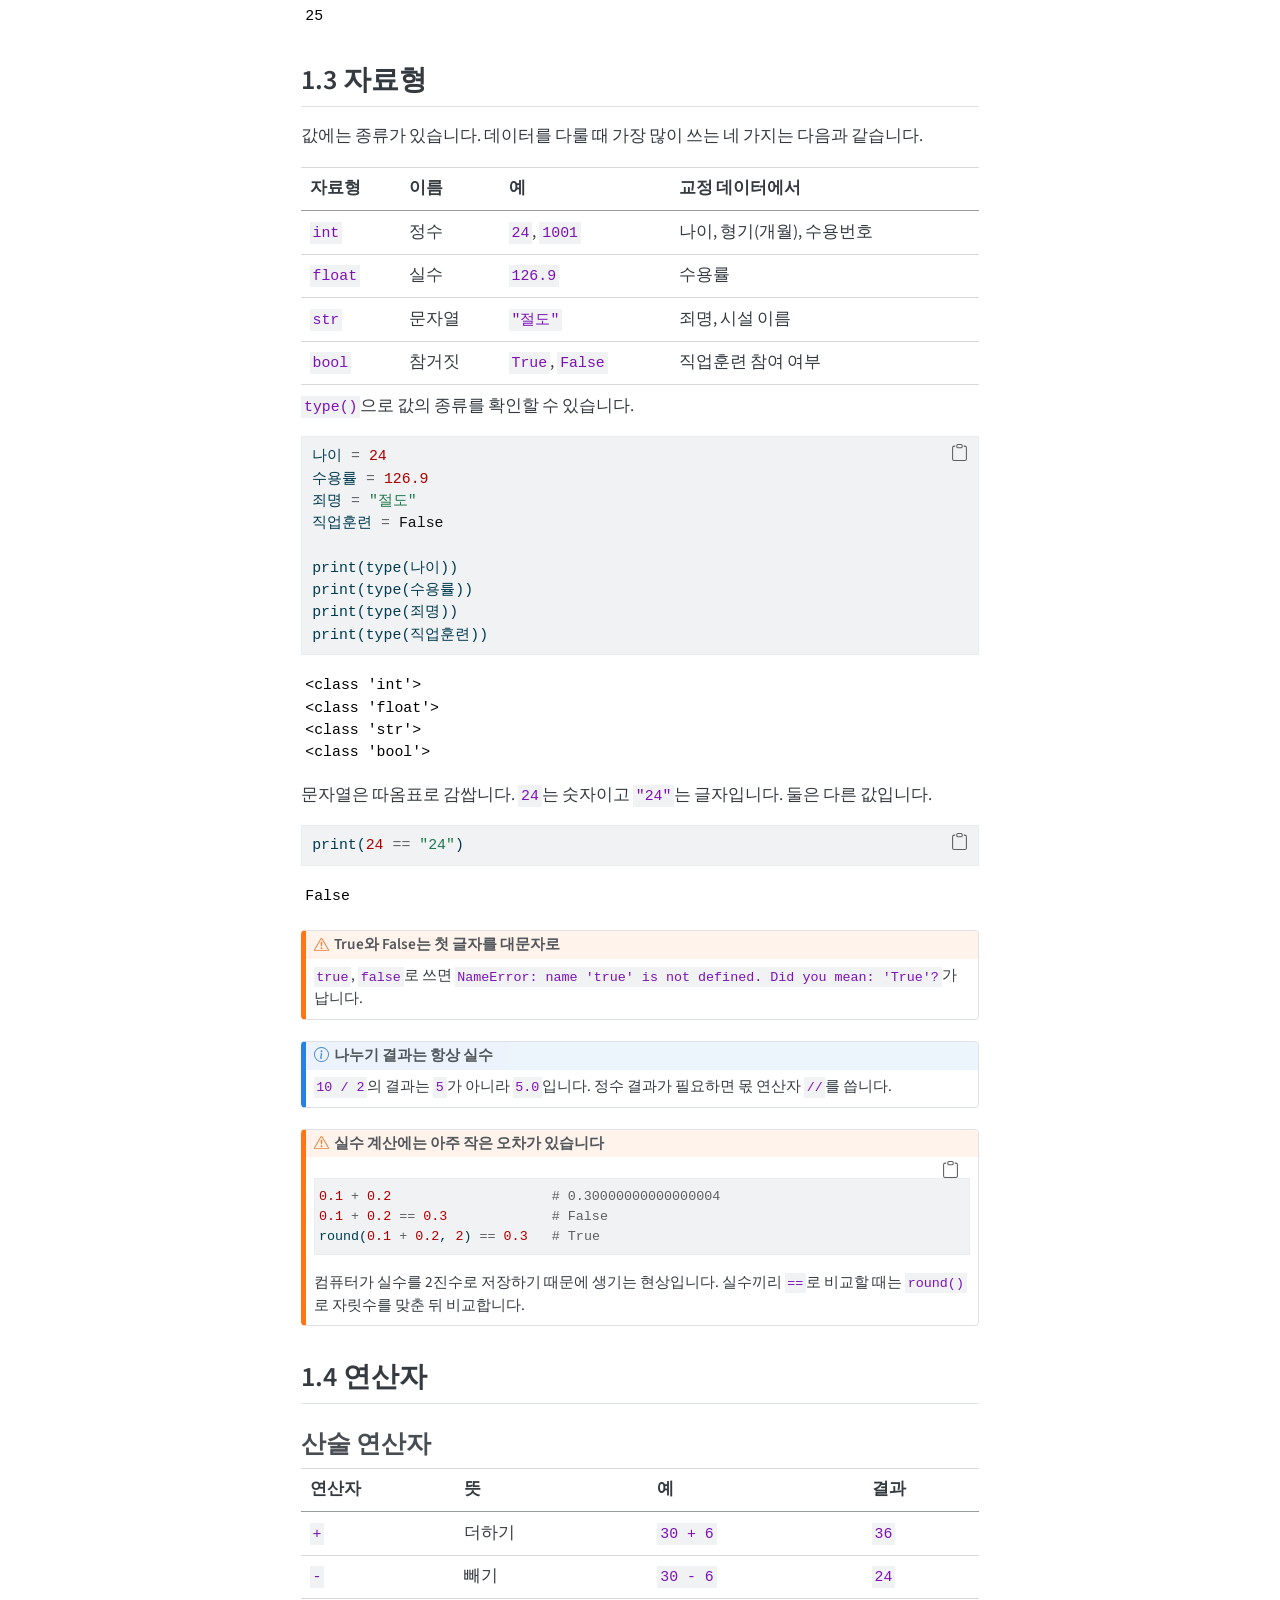
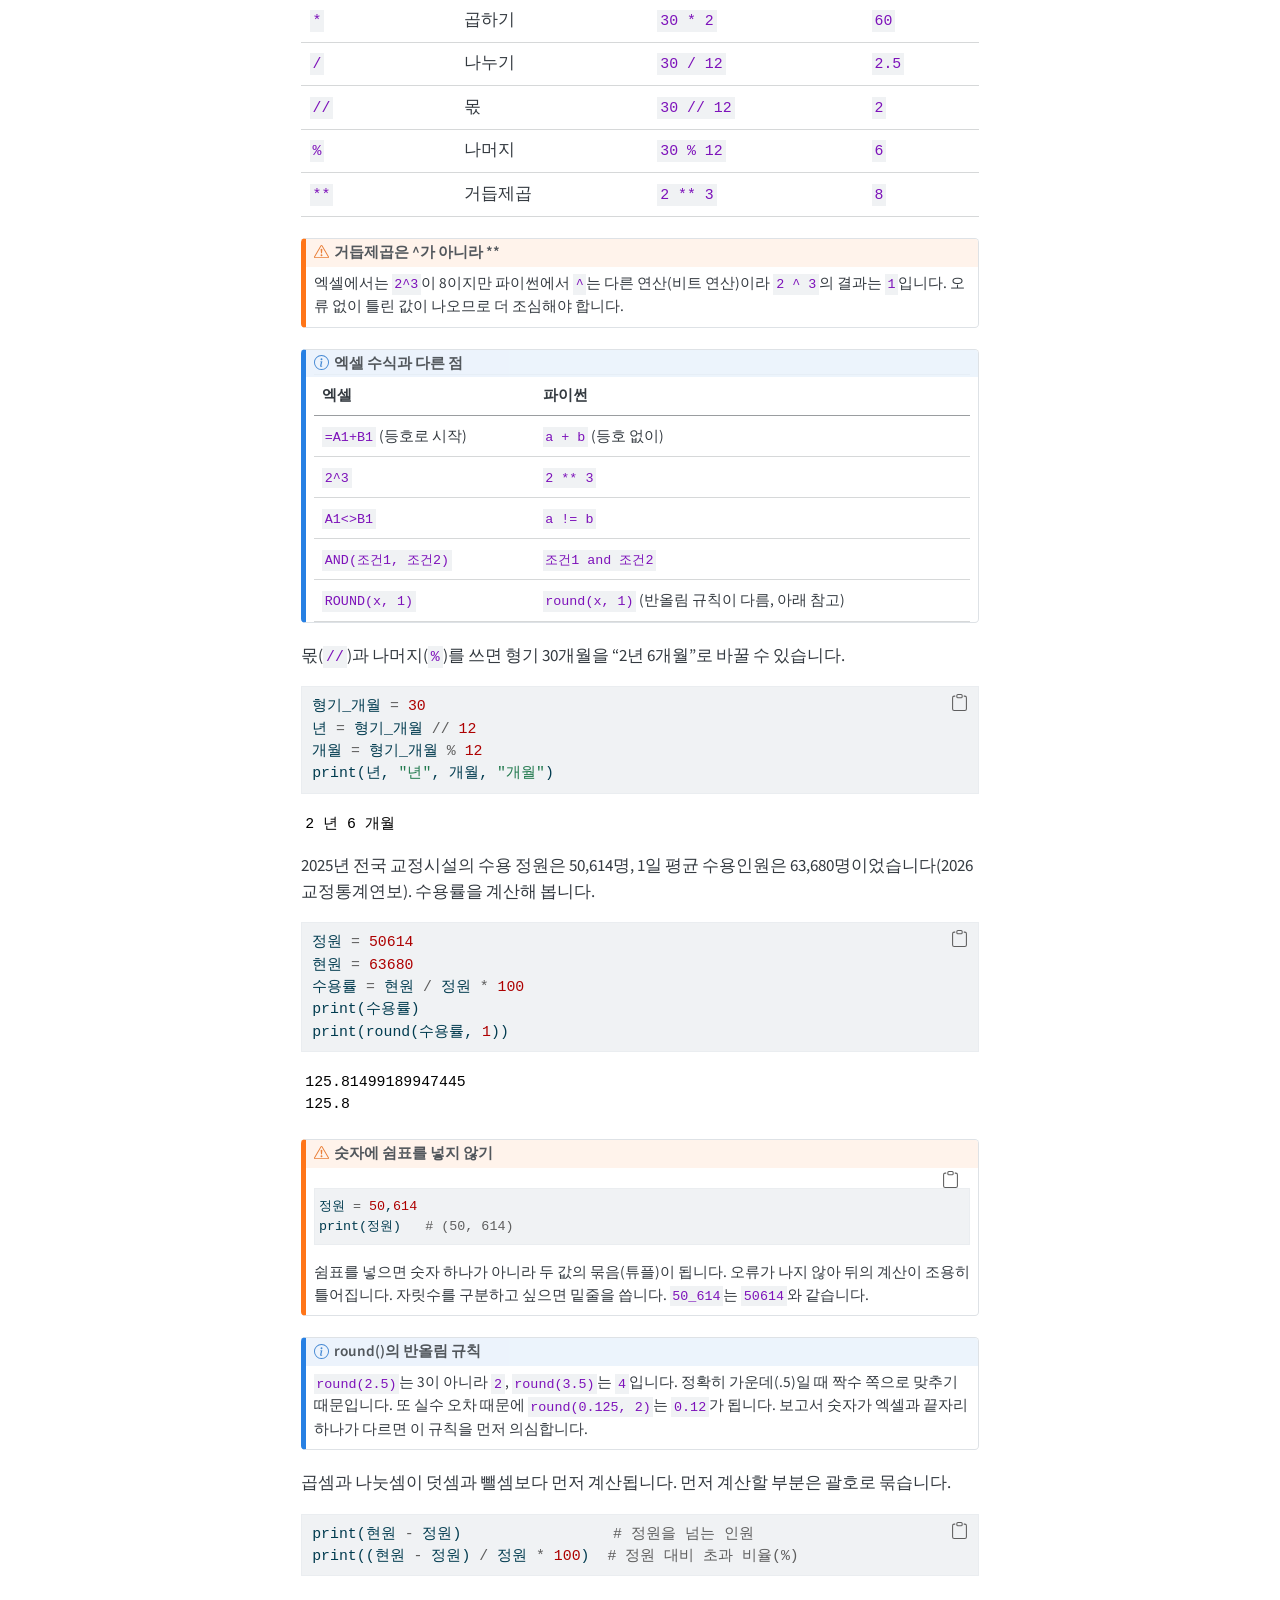
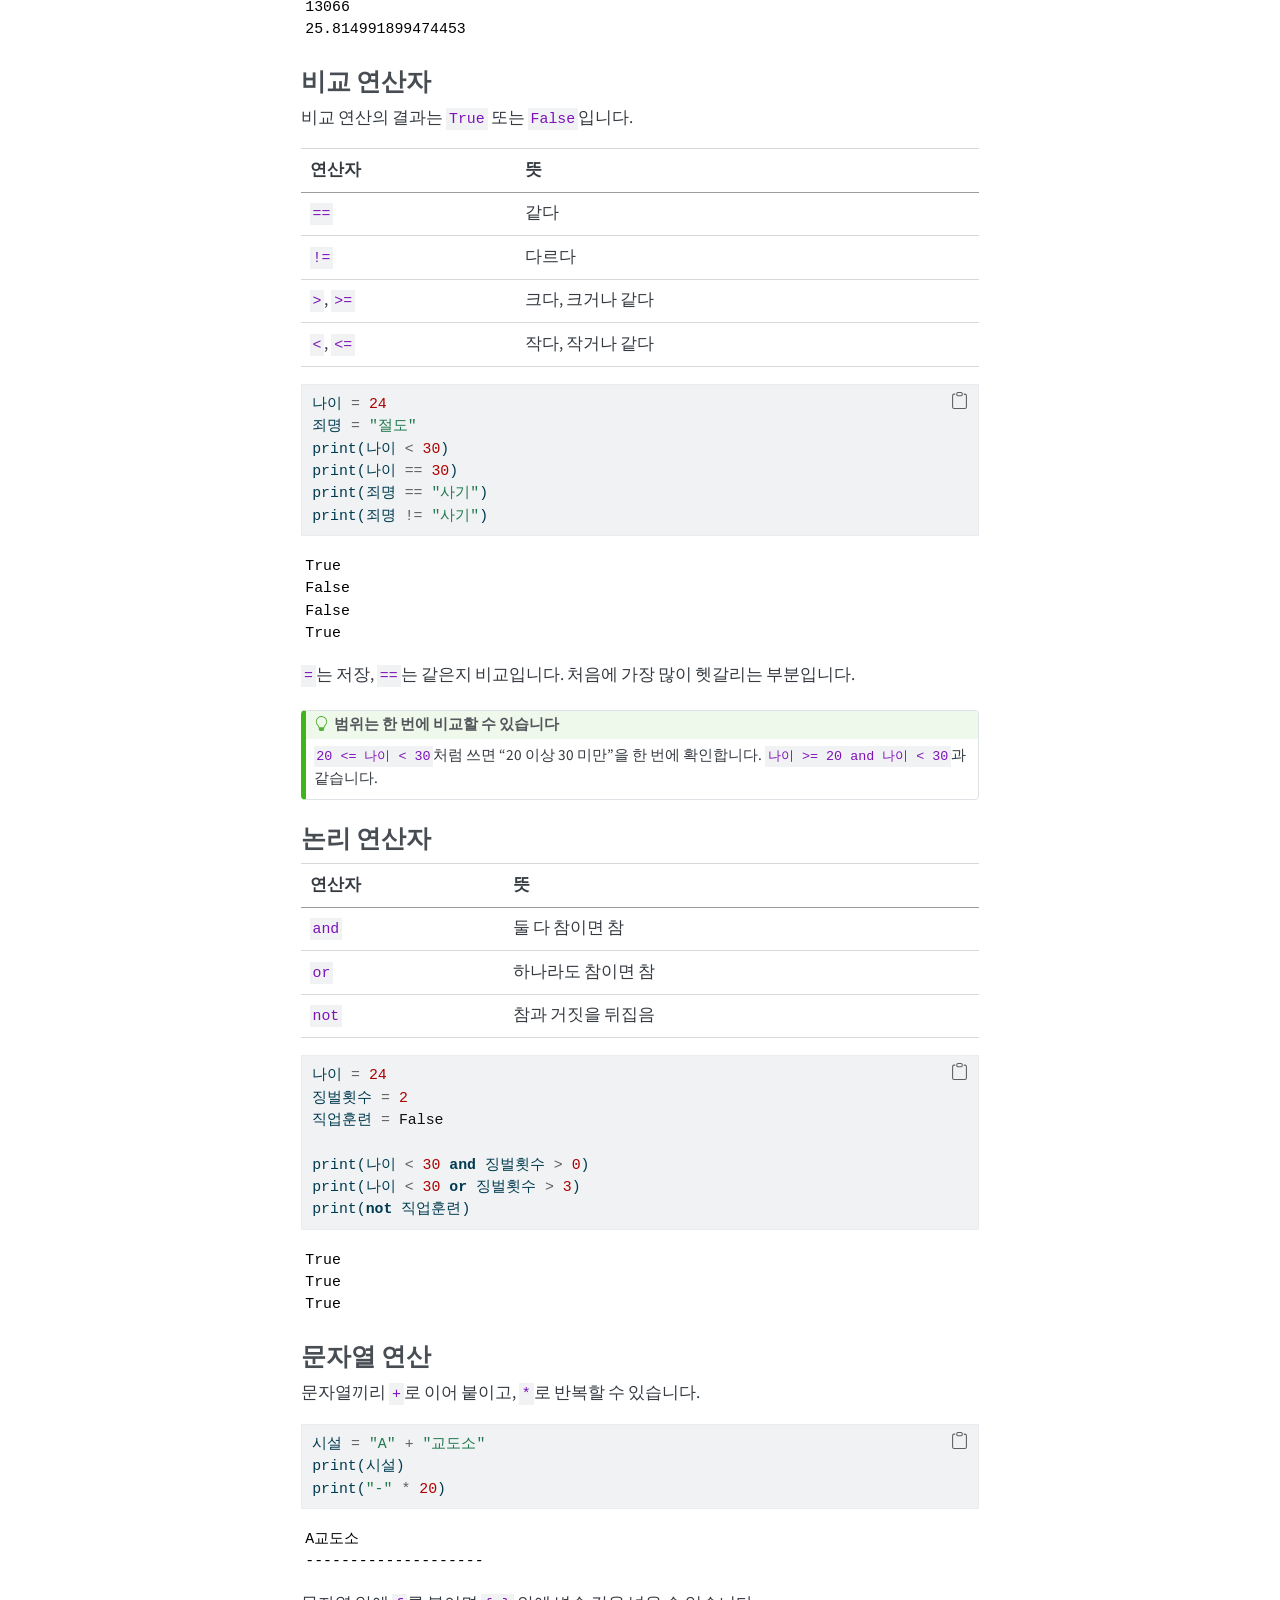
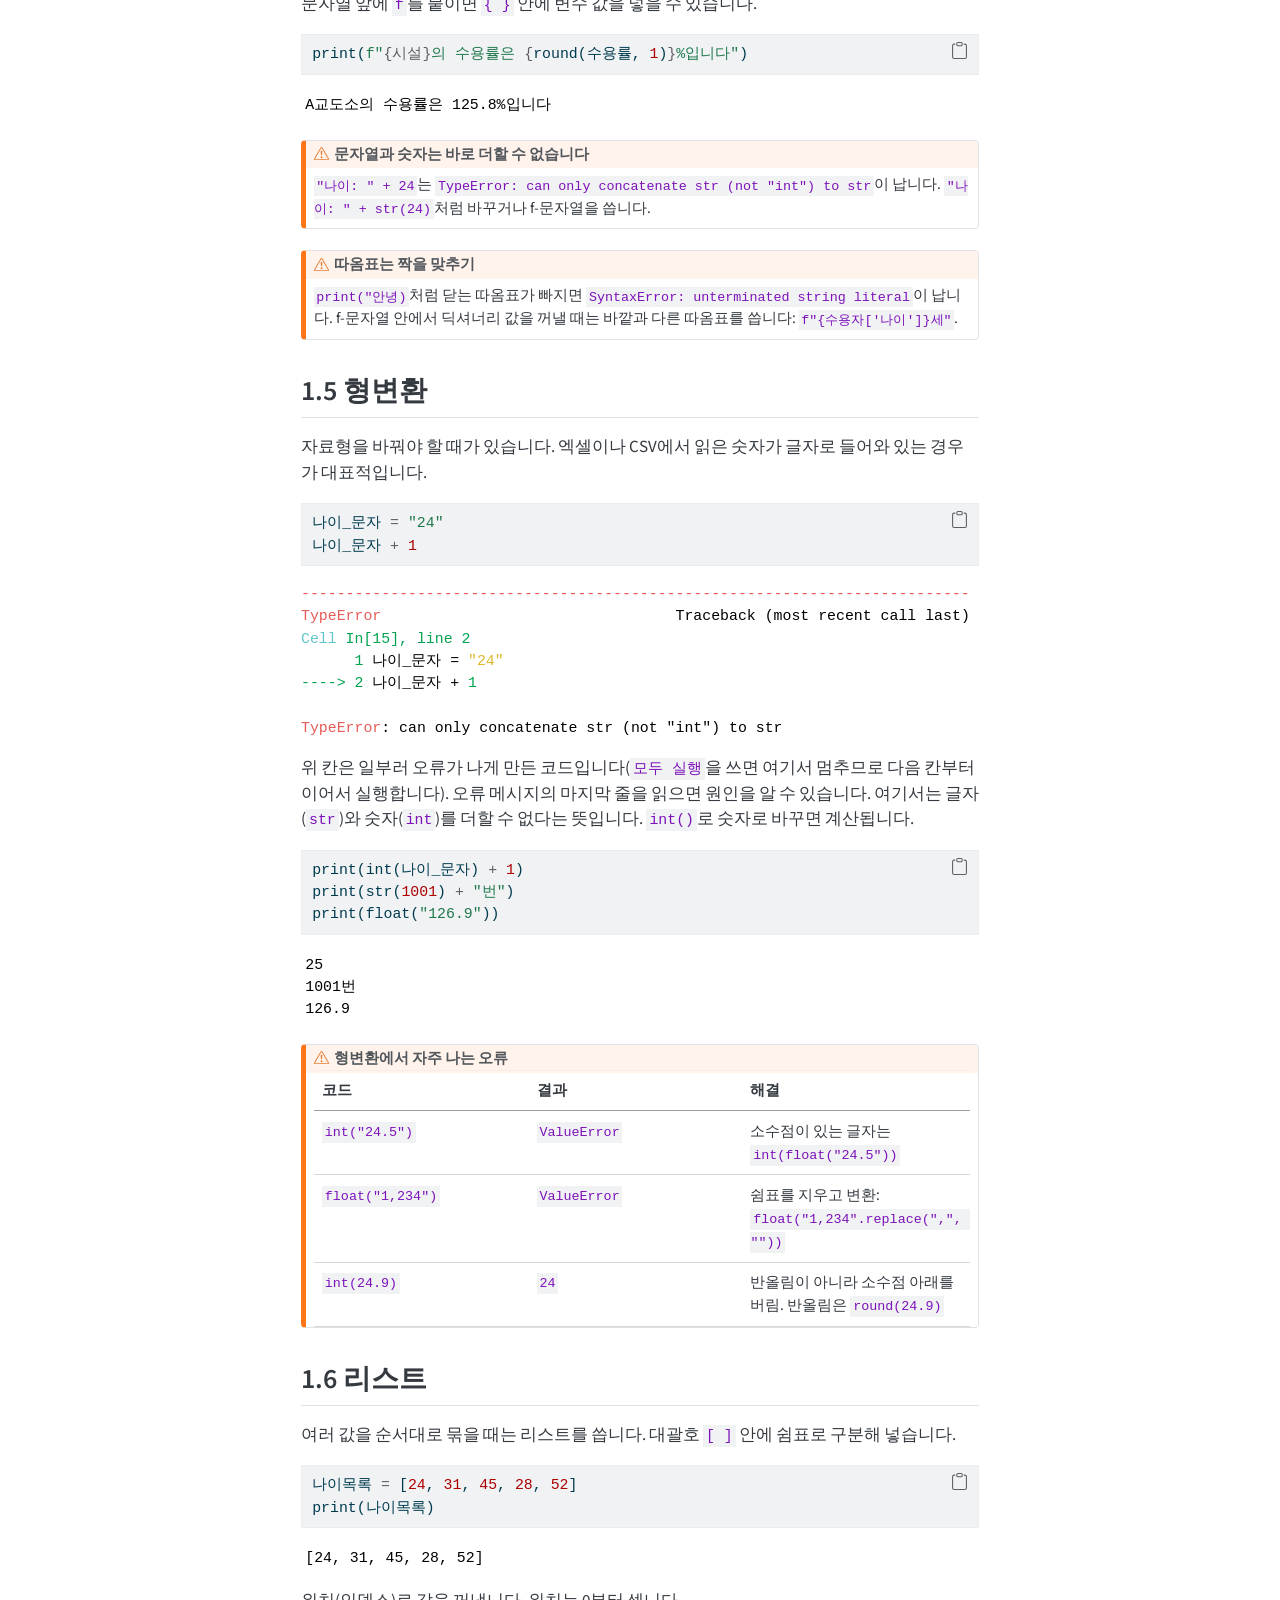
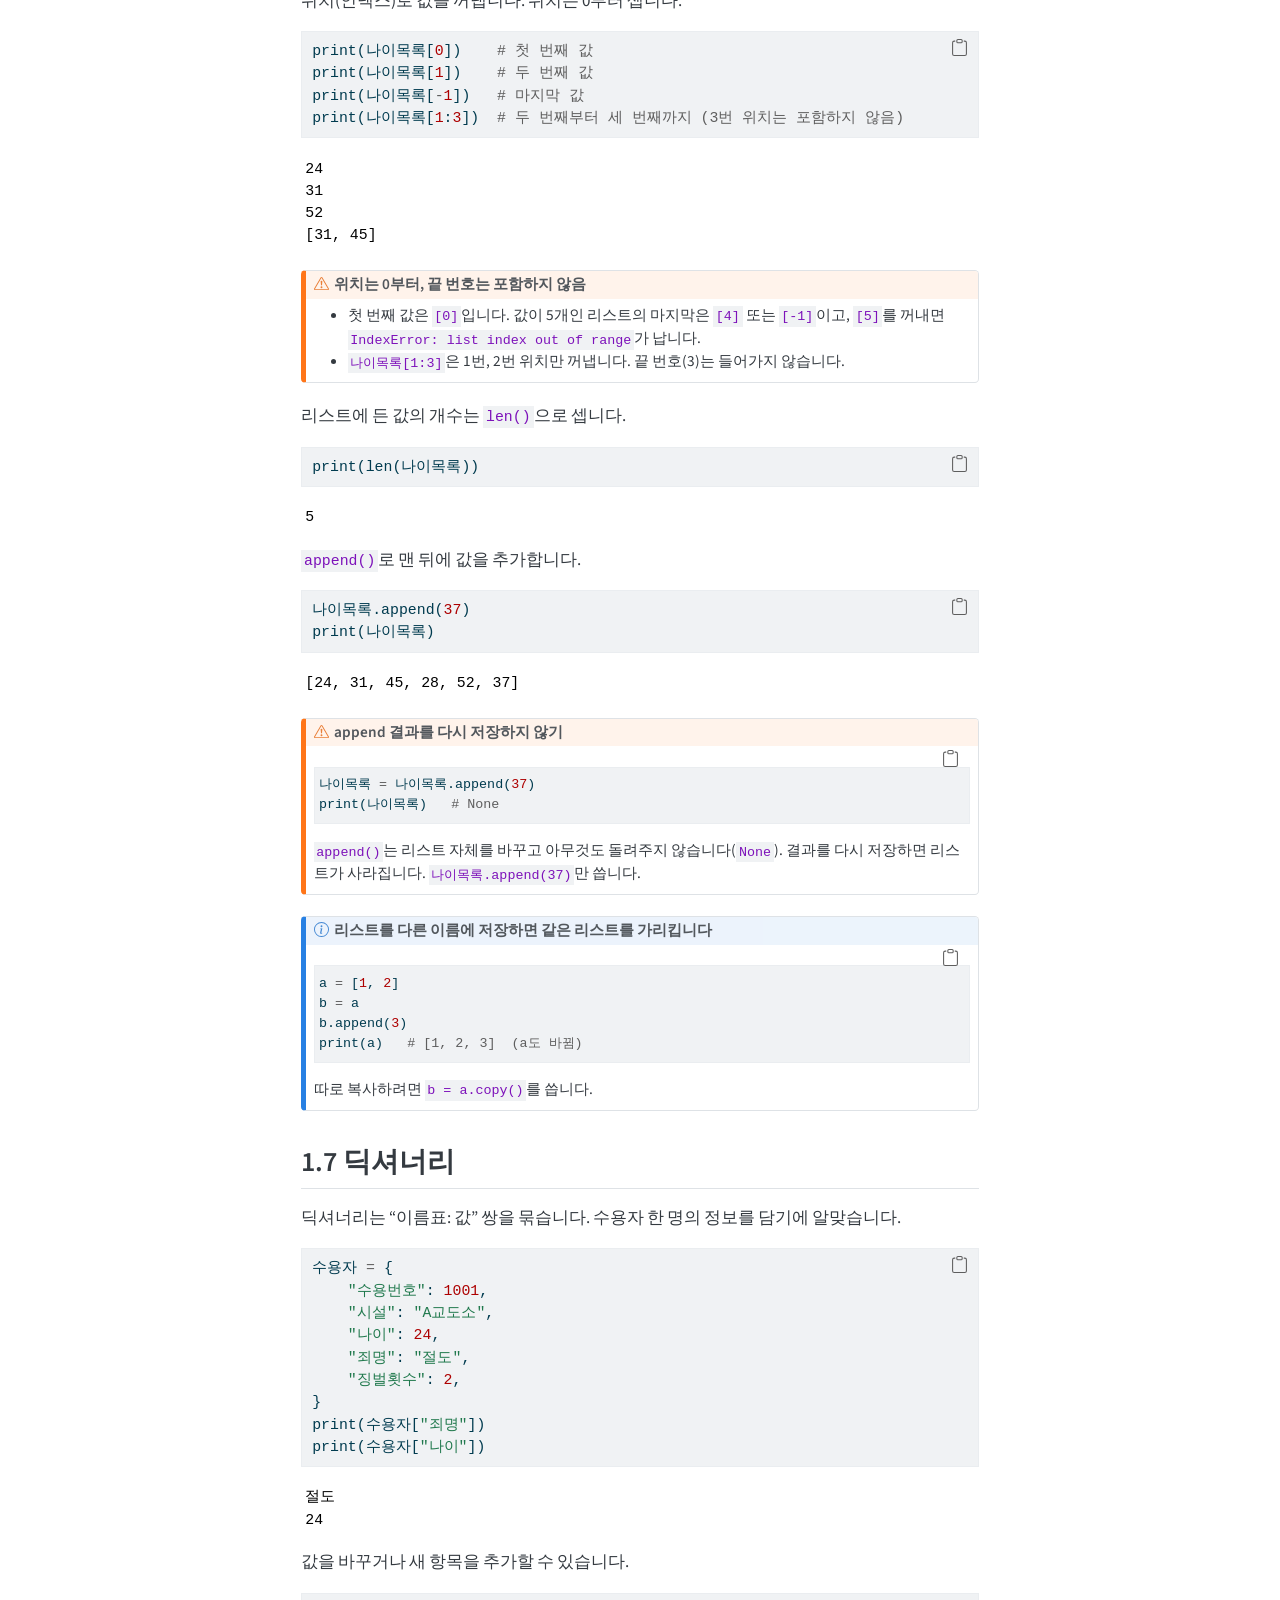
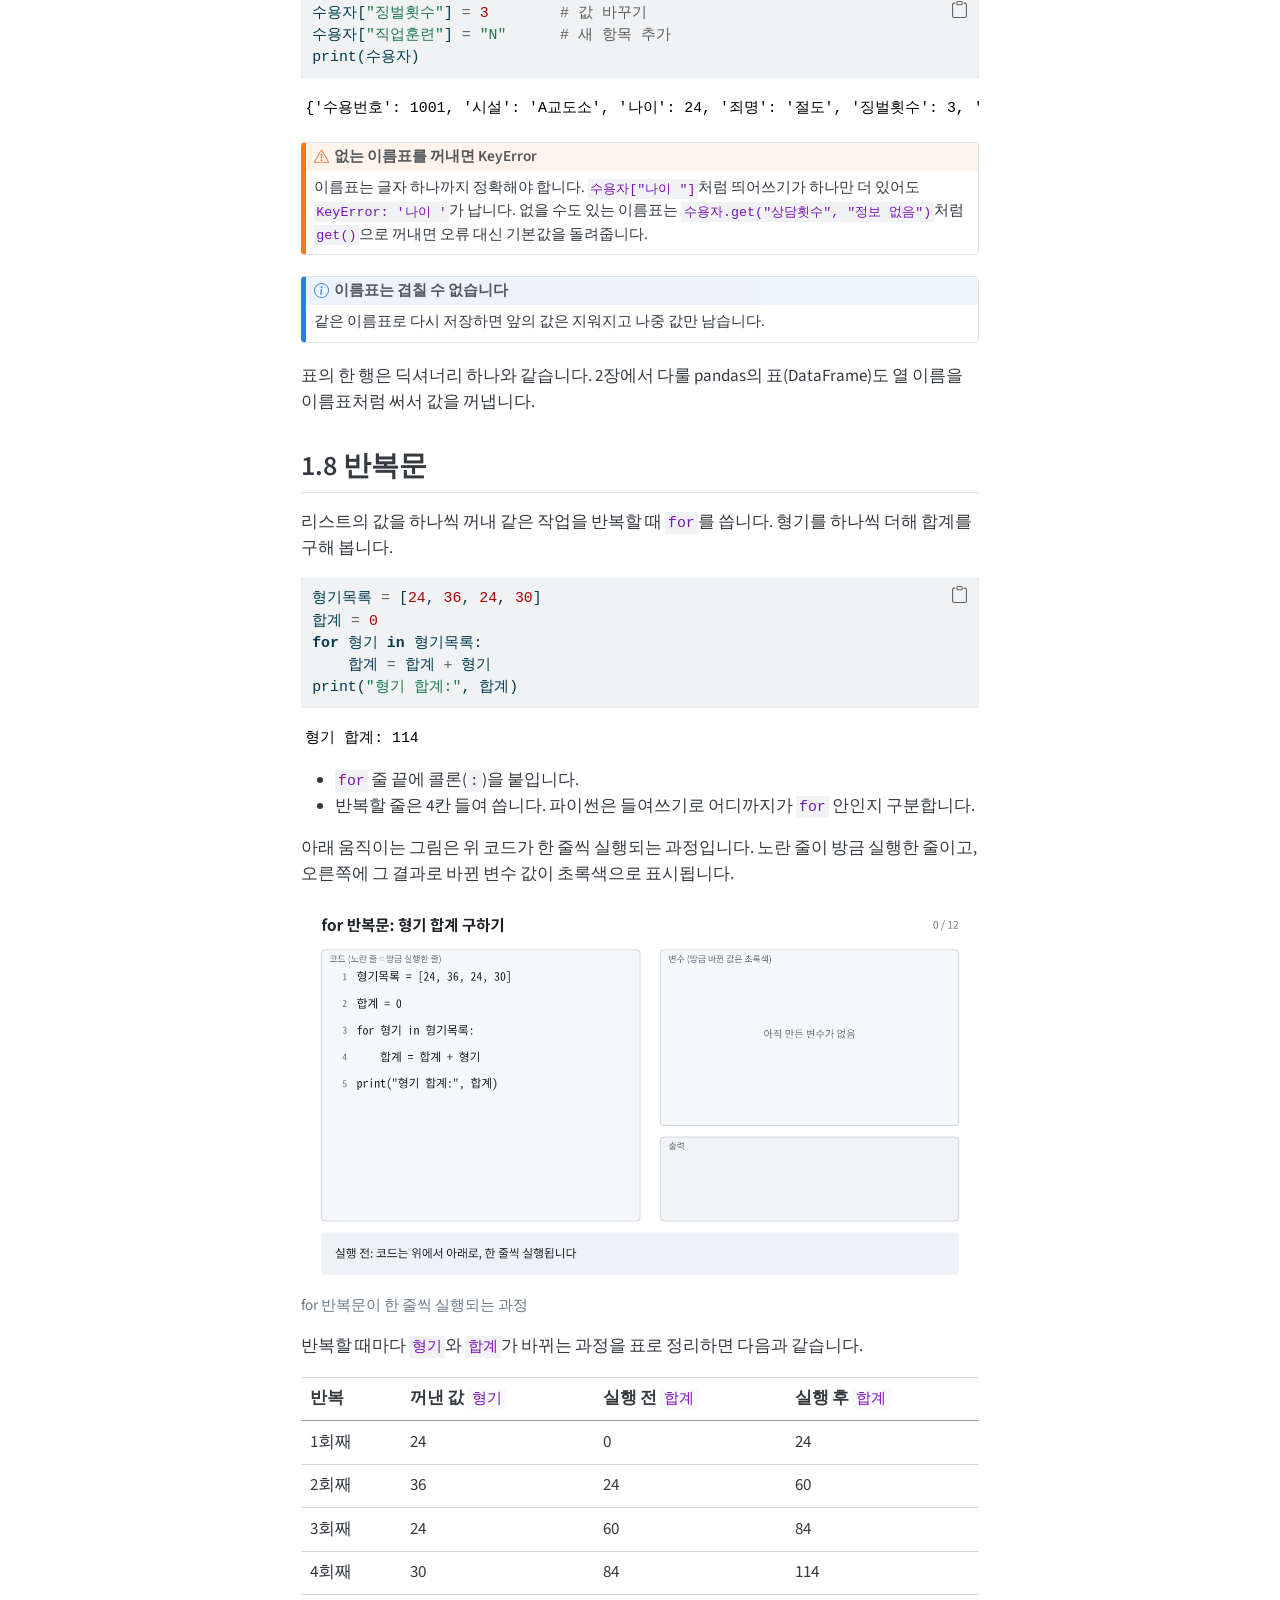
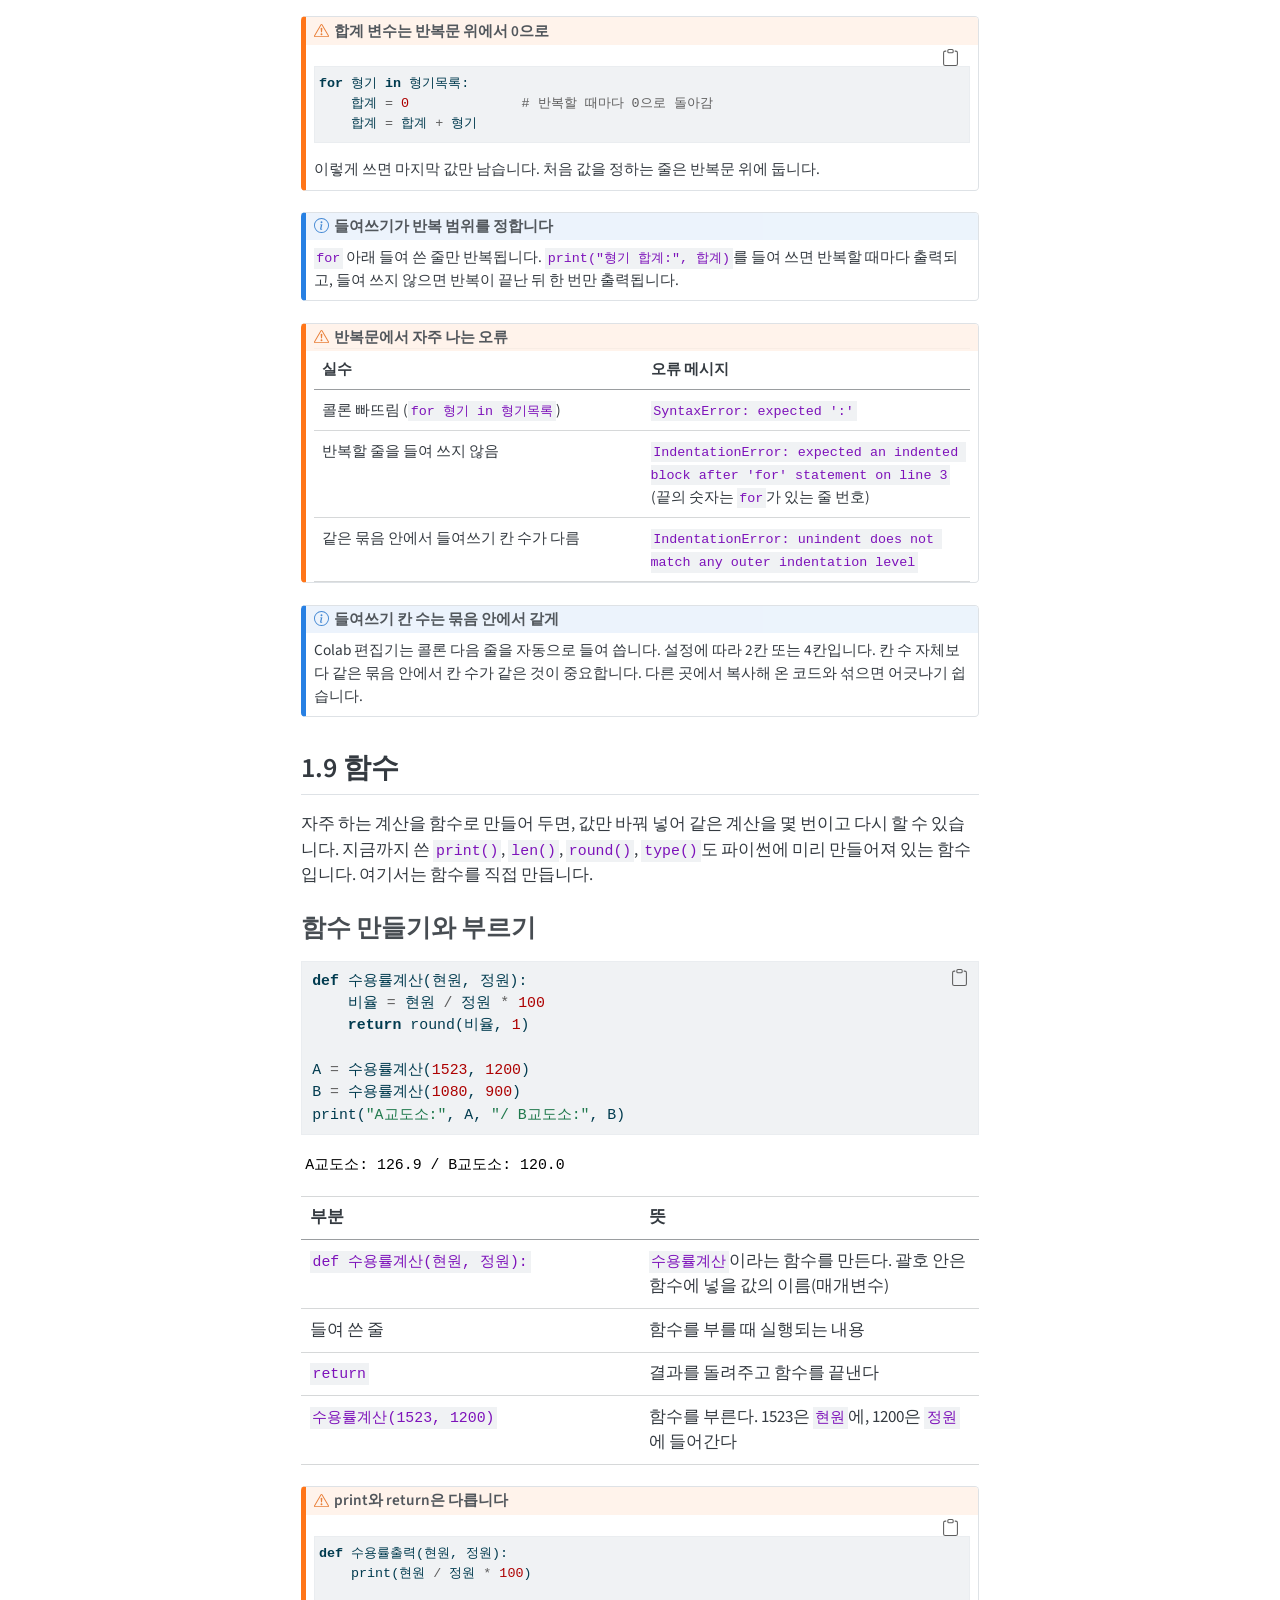
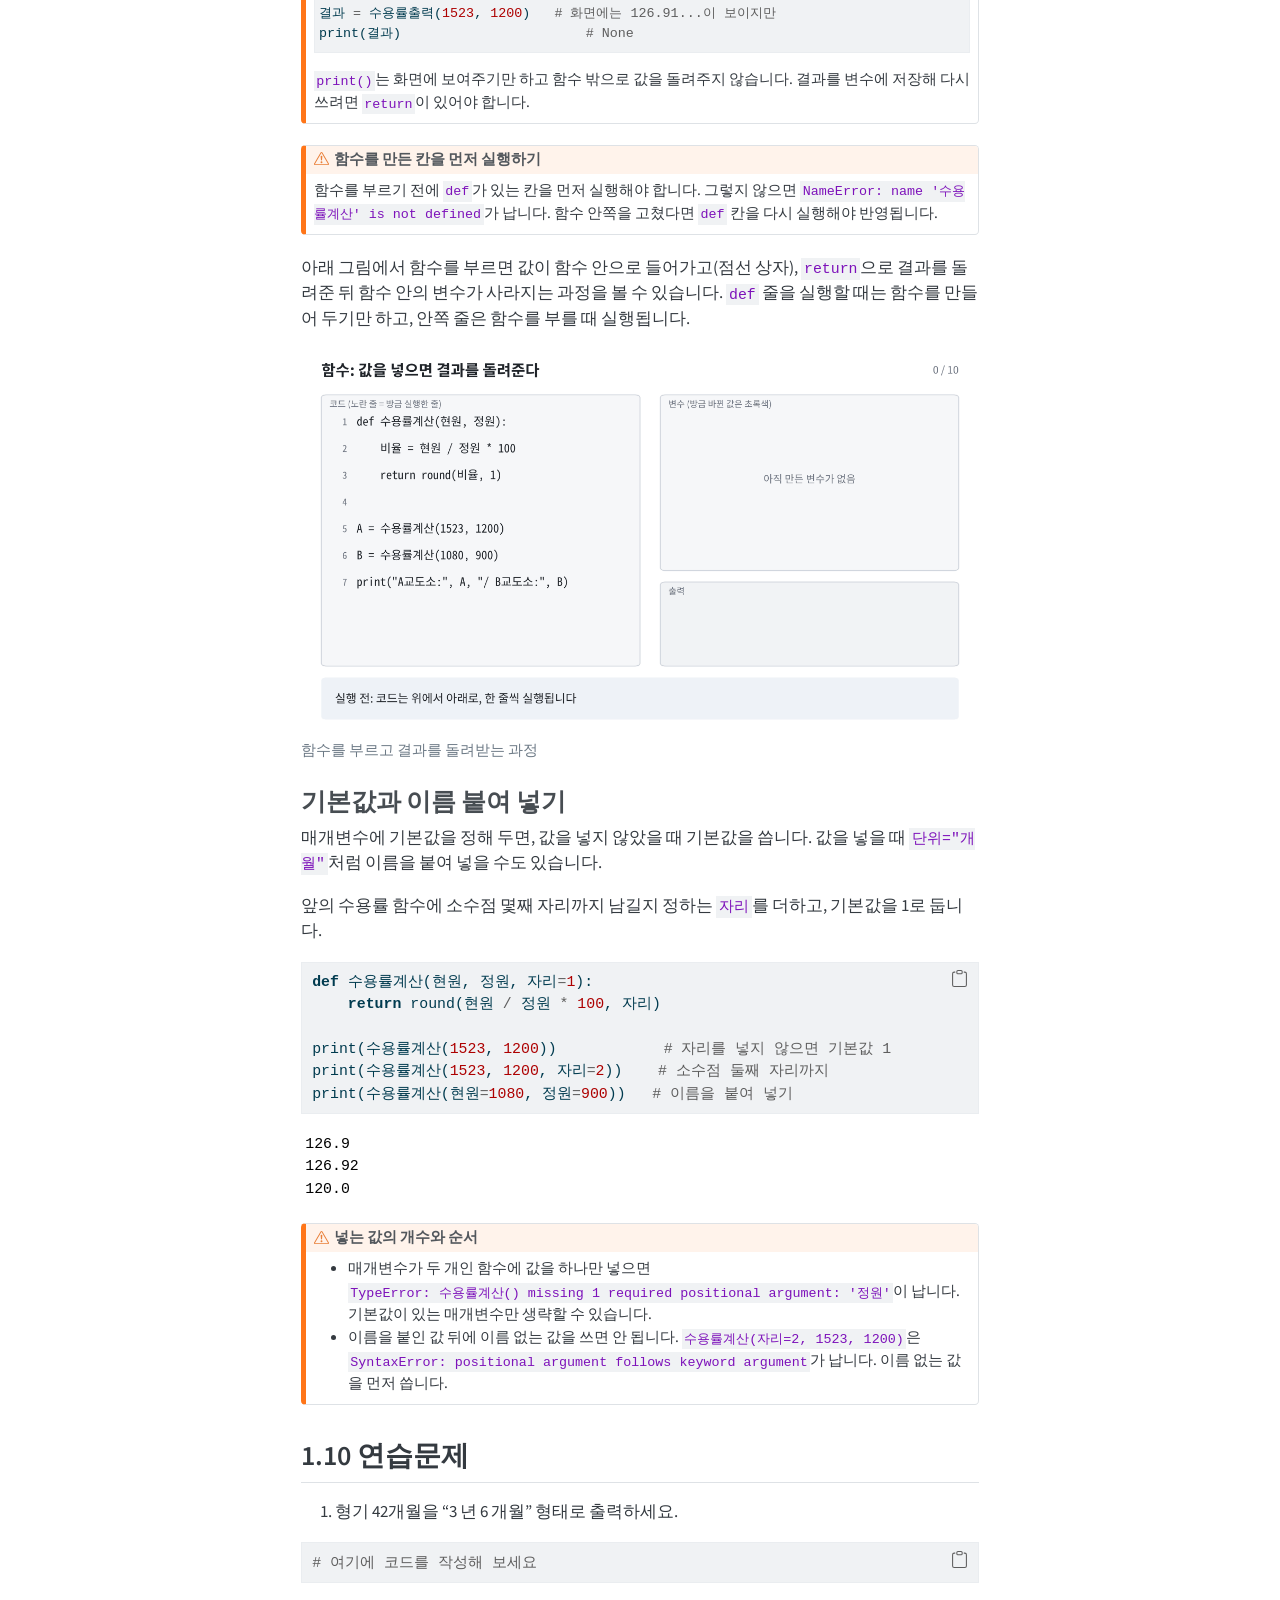
<file: docs/01_python_basics.html>
<!DOCTYPE html>
<html xmlns="http://www.w3.org/1999/xhtml" lang="ko" xml:lang="ko"><head>

<meta charset="utf-8">
<meta name="generator" content="quarto-1.10.20">

<meta name="viewport" content="width=device-width, initial-scale=1.0, user-scalable=yes">


<title>1. 파이썬 기초 – 파이썬 활용 교정정보 분석 실습</title>
<style>
/* Default styles provided by pandoc.
** See https://pandoc.org/MANUAL.html#variables-for-html for config info.
*/
span.smallcaps{font-variant: small-caps;}
div.columns{display: flex; gap: 1.5em;}
div.column{flex: auto;}
@media screen {
div.columns{gap: min(4vw, 1.5em);}
div.column{overflow-x: auto;}
}
div.hanging-indent{margin-left: 1.5em; text-indent: -1.5em;}
ul.task-list{list-style: none;}
ul.task-list li input[type="checkbox"] {
  width: 0.8em;
  margin: 0 0.8em 0.2em -1em; /* quarto-specific, see https://github.com/quarto-dev/quarto-cli/issues/4556 */ 
  vertical-align: middle;
}
/* CSS for syntax highlighting */
html { -webkit-text-size-adjust: 100%; }
pre > code.sourceCode { white-space: pre; position: relative; }
pre > code.sourceCode > span { display: inline-block; line-height: 1.25; }
pre > code.sourceCode > span:empty { height: 1.2em; }
.sourceCode { overflow: visible; }
code.sourceCode > span { color: inherit; text-decoration: inherit; }
div.sourceCode { margin: 1em 0; }
pre.sourceCode { margin: 0; }
@media screen {
div.sourceCode { overflow: auto; }
}
@media print {
pre > code.sourceCode { white-space: pre-wrap; }
pre > code.sourceCode > span { text-indent: -5em; padding-left: 5em; }
}
pre.numberSource code
  { counter-reset: source-line 0; }
pre.numberSource code > span
  { position: relative; left: -4em; counter-increment: source-line; }
pre.numberSource code > span > a:first-child::before
  { content: counter(source-line);
    position: relative; left: -1em; text-align: right; vertical-align: baseline;
    border: none; display: inline-block;
    -webkit-touch-callout: none; -webkit-user-select: none;
    -khtml-user-select: none; -moz-user-select: none;
    -ms-user-select: none; user-select: none;
    padding: 0 4px; width: 4em;
  }
pre.numberSource { margin-left: 3em;  padding-left: 4px; }
div.sourceCode
  {   }
@media screen {
pre > code.sourceCode > span > a:first-child::before { text-decoration: underline; }
}
</style>


<script src="site_libs/quarto-nav/quarto-nav.js"></script>
<script src="site_libs/quarto-nav/headroom.min.js"></script>
<script src="site_libs/clipboard/clipboard.min.js"></script>
<script src="site_libs/quarto-search/autocomplete.umd.js"></script>
<script src="site_libs/quarto-search/fuse.min.js"></script>
<script src="site_libs/quarto-search/quarto-search.js"></script>
<meta name="quarto:offset" content="./">
<link href="./02_pandas.html" rel="next">
<link href="./index.html" rel="prev">
<script src="site_libs/quarto-html/quarto.js" type="module"></script>
<script src="site_libs/quarto-html/tabsets/tabsets.js" type="module"></script>
<script src="site_libs/quarto-html/popper.min.js"></script>
<script src="site_libs/quarto-html/tippy.umd.min.js"></script>
<script src="site_libs/quarto-html/anchor.min.js"></script>
<link href="site_libs/quarto-html/tippy.css" rel="stylesheet">
<link href="site_libs/quarto-html/quarto-syntax-highlighting-17888a1159294d3eb470f19f6f52f5a5.css" rel="stylesheet" id="quarto-text-highlighting-styles">
<script src="site_libs/bootstrap/bootstrap.min.js"></script>
<link href="site_libs/bootstrap/bootstrap-icons.css" rel="stylesheet">
<link href="site_libs/bootstrap/bootstrap-2933ca209de16f787bfe4fe53c4e45ee.min.css" rel="stylesheet" append-hash="true" id="quarto-bootstrap" data-mode="light">
<script id="quarto-search-options" type="application/json">{
  "location": "navbar",
  "copy-button": false,
  "collapse-after": 3,
  "panel-placement": "end",
  "type": "overlay",
  "limit": 50,
  "keyboard-shortcut": [
    "f",
    "/",
    "s"
  ],
  "show-item-context": false,
  "language": {
    "search-no-results-text": "일치 없음",
    "search-matching-documents-text": "일치된 문서",
    "search-copy-link-title": "검색 링크 복사",
    "search-hide-matches-text": "추가 검색 결과 숨기기",
    "search-more-match-text": "추가 검색결과",
    "search-more-matches-text": "추가 검색결과",
    "search-clear-button-title": "제거",
    "search-text-placeholder": "",
    "search-detached-cancel-button-title": "취소",
    "search-submit-button-title": "검색",
    "search-label": "검색"
  }
}</script>


<link rel="stylesheet" href="styles.css">
</head>

<body class="nav-sidebar floating nav-fixed quarto-light">

<div id="quarto-search-results"></div>
  <header id="quarto-header" class="headroom fixed-top">
    <nav class="navbar navbar-expand-lg " data-bs-theme="dark">
      <div class="navbar-container container-fluid">
      <div class="navbar-brand-container mx-auto">
    <a class="navbar-brand" href="./index.html">
    <span class="navbar-title">파이썬 활용 교정정보 분석 실습</span>
    </a>
  </div>
            <div id="quarto-search" class="" title="검색"></div>
          <button class="navbar-toggler" type="button" data-bs-toggle="collapse" data-bs-target="#navbarCollapse" aria-controls="navbarCollapse" role="menu" aria-expanded="false" aria-label="탐색 전환" onclick="if (window.quartoToggleHeadroom) { window.quartoToggleHeadroom(); }">
  <span class="navbar-toggler-icon"></span>
</button>
          <div class="collapse navbar-collapse" id="navbarCollapse">
            <ul class="navbar-nav navbar-nav-scroll me-auto">
  <li class="nav-item">
    <a class="nav-link active" href="./index.html" aria-current="page"> 
<span class="menu-text">소개</span></a>
  </li>  
  <li class="nav-item">
    <a class="nav-link" href="./01_python_basics.html"> 
<span class="menu-text">1. 기초</span></a>
  </li>  
  <li class="nav-item">
    <a class="nav-link" href="./02_pandas.html"> 
<span class="menu-text">2. 데이터</span></a>
  </li>  
  <li class="nav-item">
    <a class="nav-link" href="./03_visualization.html"> 
<span class="menu-text">3. 시각화</span></a>
  </li>  
  <li class="nav-item">
    <a class="nav-link" href="./04_statistics.html"> 
<span class="menu-text">4. 통계</span></a>
  </li>  
  <li class="nav-item">
    <a class="nav-link" href="./05_ai.html"> 
<span class="menu-text">5. AI 활용</span></a>
  </li>  
  <li class="nav-item">
    <a class="nav-link" href="./06_yearbook.html"> 
<span class="menu-text">6. 연보 실습</span></a>
  </li>  
</ul>
          </div> <!-- /navcollapse -->
            <div class="quarto-navbar-tools">
</div>
      </div> <!-- /container-fluid -->
    </nav>
  <nav class="quarto-secondary-nav">
    <div class="container-fluid d-flex">
      <button type="button" class="quarto-btn-toggle btn" data-bs-toggle="collapse" role="button" data-bs-target=".quarto-sidebar-collapse-item" aria-controls="quarto-sidebar" aria-expanded="false" aria-label="사이드바 전환" onclick="if (window.quartoToggleHeadroom) { window.quartoToggleHeadroom(); }">
        <i class="bi bi-layout-text-sidebar-reverse"></i>
      </button>
        <nav class="quarto-page-breadcrumbs" aria-label="breadcrumb"><ol class="breadcrumb"><li class="breadcrumb-item"><a href="./01_python_basics.html">기초</a></li><li class="breadcrumb-item"><a href="./01_python_basics.html">1. 파이썬 기초</a></li></ol></nav>
        <a class="flex-grow-1" role="navigation" data-bs-toggle="collapse" data-bs-target=".quarto-sidebar-collapse-item" aria-controls="quarto-sidebar" aria-expanded="false" aria-label="사이드바 전환" onclick="if (window.quartoToggleHeadroom) { window.quartoToggleHeadroom(); }">      
        </a>
    </div>
  </nav>
</header>
<!-- content -->
<div id="quarto-content" class="quarto-container page-columns page-rows-contents page-layout-article page-navbar">
<!-- sidebar -->
  <nav id="quarto-sidebar" class="sidebar collapse collapse-horizontal quarto-sidebar-collapse-item sidebar-navigation floating overflow-auto">
    <div class="sidebar-menu-container"> 
    <ul class="list-unstyled mt-1">
        <li class="sidebar-item">
  <div class="sidebar-item-container"> 
  <a href="./index.html" class="sidebar-item-text sidebar-link">
 <span class="menu-text">파이썬 활용 교정정보 분석 실습</span></a>
  </div>
</li>
        <li class="sidebar-item sidebar-item-section">
      <div class="sidebar-item-container"> 
            <a class="sidebar-item-text sidebar-link text-start" data-bs-toggle="collapse" data-bs-target="#quarto-sidebar-section-1" role="navigation" aria-expanded="true">
 <span class="menu-text">기초</span></a>
          <a class="sidebar-item-toggle text-start" data-bs-toggle="collapse" data-bs-target="#quarto-sidebar-section-1" role="navigation" aria-expanded="true" aria-label="토글 섹션">
            <i class="bi bi-chevron-right ms-2"></i>
          </a> 
      </div>
      <ul id="quarto-sidebar-section-1" class="collapse list-unstyled sidebar-section depth1 show">  
          <li class="sidebar-item">
  <div class="sidebar-item-container"> 
  <a href="./01_python_basics.html" class="sidebar-item-text sidebar-link active">
 <span class="menu-text">1. 파이썬 기초</span></a>
  </div>
</li>
          <li class="sidebar-item">
  <div class="sidebar-item-container"> 
  <a href="./02_pandas.html" class="sidebar-item-text sidebar-link">
 <span class="menu-text">2. 데이터 다루기 (pandas)</span></a>
  </div>
</li>
          <li class="sidebar-item">
  <div class="sidebar-item-container"> 
  <a href="./03_visualization.html" class="sidebar-item-text sidebar-link">
 <span class="menu-text">3. 시각화</span></a>
  </div>
</li>
      </ul>
  </li>
        <li class="sidebar-item sidebar-item-section">
      <div class="sidebar-item-container"> 
            <a class="sidebar-item-text sidebar-link text-start" data-bs-toggle="collapse" data-bs-target="#quarto-sidebar-section-2" role="navigation" aria-expanded="true">
 <span class="menu-text">응용</span></a>
          <a class="sidebar-item-toggle text-start" data-bs-toggle="collapse" data-bs-target="#quarto-sidebar-section-2" role="navigation" aria-expanded="true" aria-label="토글 섹션">
            <i class="bi bi-chevron-right ms-2"></i>
          </a> 
      </div>
      <ul id="quarto-sidebar-section-2" class="collapse list-unstyled sidebar-section depth1 show">  
          <li class="sidebar-item">
  <div class="sidebar-item-container"> 
  <a href="./04_statistics.html" class="sidebar-item-text sidebar-link">
 <span class="menu-text">4. 기초통계와 회귀</span></a>
  </div>
</li>
          <li class="sidebar-item">
  <div class="sidebar-item-container"> 
  <a href="./05_ai.html" class="sidebar-item-text sidebar-link">
 <span class="menu-text">5. AI와 함께 분석하기</span></a>
  </div>
</li>
          <li class="sidebar-item">
  <div class="sidebar-item-container"> 
  <a href="./06_yearbook.html" class="sidebar-item-text sidebar-link">
 <span class="menu-text">6. 실제 데이터 실습: 2026 교정통계연보</span></a>
  </div>
</li>
      </ul>
  </li>
    </ul>
    </div>
</nav>
<div id="quarto-sidebar-glass" class="quarto-sidebar-collapse-item" data-bs-toggle="collapse" data-bs-target=".quarto-sidebar-collapse-item"></div>
<!-- margin-sidebar -->
    <div id="quarto-margin-sidebar" class="sidebar margin-sidebar">
        <nav id="TOC" role="doc-toc" class="toc-active">
    <h2 id="toc-title">목차</h2>
   
  <ul>
  <li><a href="#colab-사용법" id="toc-colab-사용법" class="nav-link active" data-scroll-target="#colab-사용법">1.1 Colab 사용법</a></li>
  <li><a href="#변수" id="toc-변수" class="nav-link" data-scroll-target="#변수">1.2 변수</a></li>
  <li><a href="#자료형" id="toc-자료형" class="nav-link" data-scroll-target="#자료형">1.3 자료형</a></li>
  <li><a href="#연산자" id="toc-연산자" class="nav-link" data-scroll-target="#연산자">1.4 연산자</a>
  <ul class="collapse">
  <li><a href="#산술-연산자" id="toc-산술-연산자" class="nav-link" data-scroll-target="#산술-연산자">산술 연산자</a></li>
  <li><a href="#비교-연산자" id="toc-비교-연산자" class="nav-link" data-scroll-target="#비교-연산자">비교 연산자</a></li>
  <li><a href="#논리-연산자" id="toc-논리-연산자" class="nav-link" data-scroll-target="#논리-연산자">논리 연산자</a></li>
  <li><a href="#문자열-연산" id="toc-문자열-연산" class="nav-link" data-scroll-target="#문자열-연산">문자열 연산</a></li>
  </ul></li>
  <li><a href="#형변환" id="toc-형변환" class="nav-link" data-scroll-target="#형변환">1.5 형변환</a></li>
  <li><a href="#리스트" id="toc-리스트" class="nav-link" data-scroll-target="#리스트">1.6 리스트</a></li>
  <li><a href="#딕셔너리" id="toc-딕셔너리" class="nav-link" data-scroll-target="#딕셔너리">1.7 딕셔너리</a></li>
  <li><a href="#반복문" id="toc-반복문" class="nav-link" data-scroll-target="#반복문">1.8 반복문</a></li>
  <li><a href="#함수" id="toc-함수" class="nav-link" data-scroll-target="#함수">1.9 함수</a>
  <ul class="collapse">
  <li><a href="#함수-만들기와-부르기" id="toc-함수-만들기와-부르기" class="nav-link" data-scroll-target="#함수-만들기와-부르기">함수 만들기와 부르기</a></li>
  <li><a href="#기본값과-이름-붙여-넣기" id="toc-기본값과-이름-붙여-넣기" class="nav-link" data-scroll-target="#기본값과-이름-붙여-넣기">기본값과 이름 붙여 넣기</a></li>
  </ul></li>
  <li><a href="#연습문제" id="toc-연습문제" class="nav-link" data-scroll-target="#연습문제">1.10 연습문제</a></li>
  </ul>
</nav>
    </div>
<!-- main -->
<main class="content" id="quarto-document-content">

<header id="title-block-header" class="quarto-title-block default"><nav class="quarto-page-breadcrumbs quarto-title-breadcrumbs d-none d-lg-block" aria-label="breadcrumb"><ol class="breadcrumb"><li class="breadcrumb-item"><a href="./01_python_basics.html">기초</a></li><li class="breadcrumb-item"><a href="./01_python_basics.html">1. 파이썬 기초</a></li></ol></nav>
<div class="quarto-title">
<h1 class="title">1. 파이썬 기초</h1>
</div>



<div class="quarto-title-meta">

    
  
    
  </div>
  


</header>


<p><a href="https://colab.research.google.com/github/StatJeong/moj-python-lecture/blob/main/notebooks/01_python_basics.ipynb">Colab에서 실습 노트북 열기</a></p>
<p>이 장에서는 데이터 분석에 필요한 파이썬 문법을 익힙니다. 값의 종류(자료형), 계산(연산자), 여러 값을 묶는 방법(리스트, 딕셔너리), 같은 일을 반복하기(반복문), 자주 하는 계산을 묶어 두기(함수) 순서로 진행합니다.</p>
<section id="colab-사용법" class="level2">
<h2 class="anchored" data-anchor-id="colab-사용법">1.1 Colab 사용법</h2>
<p>Colab 노트북은 코드 칸(셀)과 글 칸으로 이루어져 있습니다. 코드 칸을 누르고 <code>Shift + Enter</code>를 누르면 그 칸이 실행되고 결과가 바로 아래에 나옵니다.</p>
<div id="b52dd1d5" class="cell" data-execution_count="1">
<div class="code-copy-outer-scaffold"><div class="sourceCode cell-code" id="cb1"><pre class="sourceCode python code-with-copy"><code class="sourceCode python"><span id="cb1-1"><a href="#cb1-1" aria-hidden="true" tabindex="-1"></a><span class="bu">print</span>(<span class="st">"안녕하세요"</span>)</span>
<span id="cb1-2"><a href="#cb1-2" aria-hidden="true" tabindex="-1"></a><span class="bu">print</span>(<span class="dv">1</span> <span class="op">+</span> <span class="dv">2</span>)</span></code></pre></div><button title="클립보드 복사" class="code-copy-button"><i class="bi"></i></button></div>
<div class="cell-output cell-output-stdout">
<pre><code>안녕하세요
3</code></pre>
</div>
</div>
<div class="callout callout-style-default callout-note callout-titled" title="칸은 실행한 순서대로 기억합니다">
<div class="callout-header d-flex align-content-center">
<div class="callout-icon-container">
<i class="callout-icon"></i>
</div>
<div class="callout-title-container flex-fill">
<span class="screen-reader-only">노트</span>칸은 실행한 순서대로 기억합니다
</div>
</div>
<div class="callout-body-container callout-body">
<p>Colab은 칸을 화면의 위아래 순서가 아니라 실행한 순서대로 기억합니다. 칸 왼쪽의 <code>[3]</code> 같은 숫자가 실행 순서입니다.</p>
<ul>
<li><code>NameError: name '...' is not defined</code>가 나면, 그 변수를 만드는 위쪽 칸을 아직 실행하지 않은 경우가 대부분입니다.</li>
<li>위쪽 칸의 코드를 고쳤다면 그 칸을 다시 실행해야 바뀐 내용이 반영됩니다.</li>
<li>처음부터 다시 하고 싶으면 <code>런타임</code> 메뉴의 <code>세션 다시 시작 및 모두 실행</code>(영문 화면: Restart session and run all)을 씁니다.</li>
<li><code>모두 실행</code>은 오류가 난 칸에서 멈춥니다. 이 노트북에는 오류 메시지를 보여 주려고 일부러 오류를 내는 칸이 하나 있으니(1.5절), 거기서 멈추면 다음 칸부터 Shift + Enter로 이어서 실행합니다.</li>
</ul>
</div>
</div>
<div class="callout callout-style-default callout-warning callout-titled" title="오래 두면 연결이 끊기고 변수가 사라집니다">
<div class="callout-header d-flex align-content-center">
<div class="callout-icon-container">
<i class="callout-icon"></i>
</div>
<div class="callout-title-container flex-fill">
<span class="screen-reader-only">경고</span>오래 두면 연결이 끊기고 변수가 사라집니다
</div>
</div>
<div class="callout-body-container callout-body">
<p>Colab은 한동안 사용하지 않으면 연결이 끊깁니다. 다시 연결하면 만들어 둔 변수와 올린 파일이 모두 사라지므로 위쪽 칸부터 다시 실행해야 합니다.</p>
</div>
</div>
<div class="callout callout-style-default callout-tip callout-titled" title="자주 쓰는 단축키">
<div class="callout-header d-flex align-content-center">
<div class="callout-icon-container">
<i class="callout-icon"></i>
</div>
<div class="callout-title-container flex-fill">
<span class="screen-reader-only">힌트</span>자주 쓰는 단축키
</div>
</div>
<div class="callout-body-container callout-body">
<table class="caption-top table">
<thead>
<tr class="header">
<th>동작</th>
<th>Windows</th>
<th>Mac</th>
</tr>
</thead>
<tbody>
<tr class="odd">
<td>칸 실행 후 다음 칸으로</td>
<td>Shift + Enter</td>
<td>Shift + Enter</td>
</tr>
<tr class="even">
<td>칸 실행 (그 칸에 머묾)</td>
<td>Ctrl + Enter</td>
<td>Cmd + Enter</td>
</tr>
<tr class="odd">
<td>아래에 코드 칸 추가</td>
<td>Ctrl + M 다음 B</td>
<td>Cmd + M 다음 B</td>
</tr>
<tr class="even">
<td>선택한 줄 주석 처리/해제</td>
<td>Ctrl + /</td>
<td>Cmd + /</td>
</tr>
</tbody>
</table>
</div>
</div>
<p><code>#</code> 뒤에 쓴 내용은 주석입니다. 실행되지 않고, 코드에 메모를 남길 때 씁니다.</p>
<div id="f57644ac" class="cell" data-execution_count="2">
<div class="code-copy-outer-scaffold"><div class="sourceCode cell-code" id="cb3"><pre class="sourceCode python code-with-copy"><code class="sourceCode python"><span id="cb3-1"><a href="#cb3-1" aria-hidden="true" tabindex="-1"></a><span class="co"># 이 줄은 실행되지 않습니다</span></span>
<span id="cb3-2"><a href="#cb3-2" aria-hidden="true" tabindex="-1"></a><span class="bu">print</span>(<span class="st">"주석 다음 줄은 실행됩니다"</span>)</span></code></pre></div><button title="클립보드 복사" class="code-copy-button"><i class="bi"></i></button></div>
<div class="cell-output cell-output-stdout">
<pre><code>주석 다음 줄은 실행됩니다</code></pre>
</div>
</div>
<p>칸의 마지막 줄이 값이면 <code>print()</code> 없이도 그 값이 출력됩니다.</p>
<div id="e1c72adf" class="cell" data-execution_count="3">
<div class="code-copy-outer-scaffold"><div class="sourceCode cell-code" id="cb5"><pre class="sourceCode python code-with-copy"><code class="sourceCode python"><span id="cb5-1"><a href="#cb5-1" aria-hidden="true" tabindex="-1"></a><span class="dv">3</span> <span class="op">*</span> <span class="dv">4</span></span></code></pre></div><button title="클립보드 복사" class="code-copy-button"><i class="bi"></i></button></div>
<div class="cell-output cell-output-display" data-execution_count="3">
<pre><code>12</code></pre>
</div>
</div>
<div class="callout callout-style-default callout-note callout-titled" title="자동 출력은 칸의 마지막 줄만">
<div class="callout-header d-flex align-content-center">
<div class="callout-icon-container">
<i class="callout-icon"></i>
</div>
<div class="callout-title-container flex-fill">
<span class="screen-reader-only">노트</span>자동 출력은 칸의 마지막 줄만
</div>
</div>
<div class="callout-body-container callout-body">
<p>값만 적은 줄이 여러 개 있어도 화면에는 마지막 줄의 값만 나옵니다. 중간 값도 보려면 <code>print()</code>로 감쌉니다.</p>
<div class="code-copy-outer-scaffold"><div class="sourceCode" id="cb7"><pre class="sourceCode python code-with-copy"><code class="sourceCode python"><span id="cb7-1"><a href="#cb7-1" aria-hidden="true" tabindex="-1"></a><span class="dv">1</span> <span class="op">+</span> <span class="dv">1</span>      <span class="co"># 출력되지 않음</span></span>
<span id="cb7-2"><a href="#cb7-2" aria-hidden="true" tabindex="-1"></a><span class="dv">3</span> <span class="op">*</span> <span class="dv">4</span>      <span class="co"># 이 값만 출력됨: 12</span></span></code></pre></div><button title="클립보드 복사" class="code-copy-button"><i class="bi"></i></button></div>
</div>
</div>
<div class="callout callout-style-default callout-warning callout-titled" title="복사하거나 입력할 때 생기는 문자 오류">
<div class="callout-header d-flex align-content-center">
<div class="callout-icon-container">
<i class="callout-icon"></i>
</div>
<div class="callout-title-container flex-fill">
<span class="screen-reader-only">경고</span>복사하거나 입력할 때 생기는 문자 오류
</div>
</div>
<div class="callout-body-container callout-body">
<ul>
<li>한글(HWP), 워드, 메신저에서 코드를 복사하면 따옴표가 <code>“ ”</code>, <code>‘ ’</code>처럼 둥근 모양으로, 괄호가 <code>（ ）</code> 같은 전각 문자로 바뀌어 있을 수 있습니다. 파이썬은 곧은 따옴표(<code>" "</code>, <code>' '</code>)와 반각 괄호만 알아봅니다. 실행하면 <code>SyntaxError: invalid character '“' (U+201C)</code>처럼 어떤 문자가 문제인지 알려줍니다. 그 문자를 지우고 키보드로 다시 입력합니다.</li>
<li>한글 입력 상태에서 영어 코드를 치면 <code>print</code>가 <code>ㅔ걒</code>처럼 입력되어 <code>NameError</code>가 납니다. 코드를 칠 때는 한/영 상태를 먼저 확인합니다.</li>
</ul>
</div>
</div>
</section>
<section id="변수" class="level2">
<h2 class="anchored" data-anchor-id="변수">1.2 변수</h2>
<p>변수는 값에 이름을 붙여 저장해 두는 것입니다.</p>
<div id="13dc3395" class="cell" data-execution_count="4">
<div class="code-copy-outer-scaffold"><div class="sourceCode cell-code" id="cb8"><pre class="sourceCode python code-with-copy"><code class="sourceCode python"><span id="cb8-1"><a href="#cb8-1" aria-hidden="true" tabindex="-1"></a>수용번호 <span class="op">=</span> <span class="dv">1001</span></span>
<span id="cb8-2"><a href="#cb8-2" aria-hidden="true" tabindex="-1"></a>나이 <span class="op">=</span> <span class="dv">24</span></span>
<span id="cb8-3"><a href="#cb8-3" aria-hidden="true" tabindex="-1"></a>죄명 <span class="op">=</span> <span class="st">"절도"</span></span>
<span id="cb8-4"><a href="#cb8-4" aria-hidden="true" tabindex="-1"></a><span class="bu">print</span>(수용번호, 나이, 죄명)</span></code></pre></div><button title="클립보드 복사" class="code-copy-button"><i class="bi"></i></button></div>
<div class="cell-output cell-output-stdout">
<pre><code>1001 24 절도</code></pre>
</div>
</div>
<ul>
<li><code>=</code>는 “같다”는 뜻이 아니라 오른쪽 값을 왼쪽 이름에 저장한다는 뜻입니다.</li>
<li>변수 이름에는 한글을 쓸 수 있습니다. 숫자로 시작할 수 없고 띄어쓰기도 안 되므로, 띄어 쓰고 싶으면 밑줄을 씁니다(<code>형기_개월</code>).</li>
<li>이미 있는 변수에 다시 저장하면 값이 바뀝니다.</li>
</ul>
<div class="callout callout-style-default callout-warning callout-titled" title="변수 이름 규칙">
<div class="callout-header d-flex align-content-center">
<div class="callout-icon-container">
<i class="callout-icon"></i>
</div>
<div class="callout-title-container flex-fill">
<span class="screen-reader-only">경고</span>변수 이름 규칙
</div>
</div>
<div class="callout-body-container callout-body">
<table class="caption-top table">
<colgroup>
<col style="width: 33%">
<col style="width: 33%">
<col style="width: 33%">
</colgroup>
<thead>
<tr class="header">
<th>쓸 수 없는 이름</th>
<th>이유</th>
<th>고친 예</th>
</tr>
</thead>
<tbody>
<tr class="odd">
<td><code>1번수용자</code></td>
<td>숫자로 시작</td>
<td><code>수용자1</code></td>
</tr>
<tr class="even">
<td><code>수용 번호</code></td>
<td>띄어쓰기</td>
<td><code>수용_번호</code></td>
</tr>
<tr class="odd">
<td><code>형기-개월</code></td>
<td><code>-</code>를 빼기 기호로 읽음</td>
<td><code>형기_개월</code></td>
</tr>
<tr class="even">
<td><code>if</code>, <code>for</code>, <code>class</code>, <code>True</code></td>
<td>파이썬이 문법에 쓰는 단어(예약어)</td>
<td><code>조건</code>, <code>구분</code></td>
</tr>
</tbody>
</table>
<p>규칙을 어기면 실행 전에 <code>SyntaxError</code>가 납니다. 예약어 목록은 <code>import keyword</code> 다음 <code>print(keyword.kwlist)</code>로 볼 수 있습니다.</p>
</div>
</div>
<div class="callout callout-style-default callout-note callout-titled" title="대문자와 소문자는 다른 이름">
<div class="callout-header d-flex align-content-center">
<div class="callout-icon-container">
<i class="callout-icon"></i>
</div>
<div class="callout-title-container flex-fill">
<span class="screen-reader-only">노트</span>대문자와 소문자는 다른 이름
</div>
</div>
<div class="callout-body-container callout-body">
<p><code>Name</code>과 <code>name</code>은 서로 다른 변수입니다. <code>Name = 1</code>로 만들고 <code>print(name)</code>을 실행하면 <code>NameError: name 'name' is not defined. Did you mean: 'Name'?</code>이 납니다. 오류 메시지의 <code>Did you mean</code>에 비슷한 이름이 나오면 오타를 의심합니다.</p>
</div>
</div>
<div class="callout callout-style-default callout-warning callout-titled" title="sum, max, list 같은 이름을 변수로 쓰지 않기">
<div class="callout-header d-flex align-content-center">
<div class="callout-icon-container">
<i class="callout-icon"></i>
</div>
<div class="callout-title-container flex-fill">
<span class="screen-reader-only">경고</span>sum, max, list 같은 이름을 변수로 쓰지 않기
</div>
</div>
<div class="callout-body-container callout-body">
<p><code>sum</code>, <code>max</code>, <code>min</code>, <code>len</code>, <code>list</code>, <code>print</code>, <code>type</code>, <code>round</code>는 파이썬에 이미 있는 함수 이름입니다. 이 이름에 값을 저장하면 그 뒤로 함수가 동작하지 않습니다.</p>
<div class="code-copy-outer-scaffold"><div class="sourceCode" id="cb10"><pre class="sourceCode python code-with-copy"><code class="sourceCode python"><span id="cb10-1"><a href="#cb10-1" aria-hidden="true" tabindex="-1"></a><span class="bu">sum</span> <span class="op">=</span> <span class="dv">10</span></span>
<span id="cb10-2"><a href="#cb10-2" aria-hidden="true" tabindex="-1"></a><span class="bu">sum</span>([<span class="dv">1</span>, <span class="dv">2</span>, <span class="dv">3</span>])   <span class="co"># TypeError: 'int' object is not callable</span></span></code></pre></div><button title="클립보드 복사" class="code-copy-button"><i class="bi"></i></button></div>
<p>이미 덮어썼다면 <code>del sum</code>으로 지우거나 세션을 다시 시작합니다. 합계는 <code>합계</code>, <code>total</code>처럼 다른 이름에 저장합니다.</p>
</div>
</div>
<div id="b75b1fd9" class="cell" data-execution_count="5">
<div class="code-copy-outer-scaffold"><div class="sourceCode cell-code" id="cb11"><pre class="sourceCode python code-with-copy"><code class="sourceCode python"><span id="cb11-1"><a href="#cb11-1" aria-hidden="true" tabindex="-1"></a>나이 <span class="op">=</span> 나이 <span class="op">+</span> <span class="dv">1</span></span>
<span id="cb11-2"><a href="#cb11-2" aria-hidden="true" tabindex="-1"></a><span class="bu">print</span>(나이)</span></code></pre></div><button title="클립보드 복사" class="code-copy-button"><i class="bi"></i></button></div>
<div class="cell-output cell-output-stdout">
<pre><code>25</code></pre>
</div>
</div>
</section>
<section id="자료형" class="level2">
<h2 class="anchored" data-anchor-id="자료형">1.3 자료형</h2>
<p>값에는 종류가 있습니다. 데이터를 다룰 때 가장 많이 쓰는 네 가지는 다음과 같습니다.</p>
<table class="caption-top table">
<thead>
<tr class="header">
<th>자료형</th>
<th>이름</th>
<th>예</th>
<th>교정 데이터에서</th>
</tr>
</thead>
<tbody>
<tr class="odd">
<td><code>int</code></td>
<td>정수</td>
<td><code>24</code>, <code>1001</code></td>
<td>나이, 형기(개월), 수용번호</td>
</tr>
<tr class="even">
<td><code>float</code></td>
<td>실수</td>
<td><code>126.9</code></td>
<td>수용률</td>
</tr>
<tr class="odd">
<td><code>str</code></td>
<td>문자열</td>
<td><code>"절도"</code></td>
<td>죄명, 시설 이름</td>
</tr>
<tr class="even">
<td><code>bool</code></td>
<td>참거짓</td>
<td><code>True</code>, <code>False</code></td>
<td>직업훈련 참여 여부</td>
</tr>
</tbody>
</table>
<p><code>type()</code>으로 값의 종류를 확인할 수 있습니다.</p>
<div id="34ee0df9" class="cell" data-execution_count="6">
<div class="code-copy-outer-scaffold"><div class="sourceCode cell-code" id="cb13"><pre class="sourceCode python code-with-copy"><code class="sourceCode python"><span id="cb13-1"><a href="#cb13-1" aria-hidden="true" tabindex="-1"></a>나이 <span class="op">=</span> <span class="dv">24</span></span>
<span id="cb13-2"><a href="#cb13-2" aria-hidden="true" tabindex="-1"></a>수용률 <span class="op">=</span> <span class="fl">126.9</span></span>
<span id="cb13-3"><a href="#cb13-3" aria-hidden="true" tabindex="-1"></a>죄명 <span class="op">=</span> <span class="st">"절도"</span></span>
<span id="cb13-4"><a href="#cb13-4" aria-hidden="true" tabindex="-1"></a>직업훈련 <span class="op">=</span> <span class="va">False</span></span>
<span id="cb13-5"><a href="#cb13-5" aria-hidden="true" tabindex="-1"></a></span>
<span id="cb13-6"><a href="#cb13-6" aria-hidden="true" tabindex="-1"></a><span class="bu">print</span>(<span class="bu">type</span>(나이))</span>
<span id="cb13-7"><a href="#cb13-7" aria-hidden="true" tabindex="-1"></a><span class="bu">print</span>(<span class="bu">type</span>(수용률))</span>
<span id="cb13-8"><a href="#cb13-8" aria-hidden="true" tabindex="-1"></a><span class="bu">print</span>(<span class="bu">type</span>(죄명))</span>
<span id="cb13-9"><a href="#cb13-9" aria-hidden="true" tabindex="-1"></a><span class="bu">print</span>(<span class="bu">type</span>(직업훈련))</span></code></pre></div><button title="클립보드 복사" class="code-copy-button"><i class="bi"></i></button></div>
<div class="cell-output cell-output-stdout">
<pre><code>&lt;class 'int'&gt;
&lt;class 'float'&gt;
&lt;class 'str'&gt;
&lt;class 'bool'&gt;</code></pre>
</div>
</div>
<p>문자열은 따옴표로 감쌉니다. <code>24</code>는 숫자이고 <code>"24"</code>는 글자입니다. 둘은 다른 값입니다.</p>
<div id="14e020d9" class="cell" data-execution_count="7">
<div class="code-copy-outer-scaffold"><div class="sourceCode cell-code" id="cb15"><pre class="sourceCode python code-with-copy"><code class="sourceCode python"><span id="cb15-1"><a href="#cb15-1" aria-hidden="true" tabindex="-1"></a><span class="bu">print</span>(<span class="dv">24</span> <span class="op">==</span> <span class="st">"24"</span>)</span></code></pre></div><button title="클립보드 복사" class="code-copy-button"><i class="bi"></i></button></div>
<div class="cell-output cell-output-stdout">
<pre><code>False</code></pre>
</div>
</div>
<div class="callout callout-style-default callout-warning callout-titled" title="True와 False는 첫 글자를 대문자로">
<div class="callout-header d-flex align-content-center">
<div class="callout-icon-container">
<i class="callout-icon"></i>
</div>
<div class="callout-title-container flex-fill">
<span class="screen-reader-only">경고</span>True와 False는 첫 글자를 대문자로
</div>
</div>
<div class="callout-body-container callout-body">
<p><code>true</code>, <code>false</code>로 쓰면 <code>NameError: name 'true' is not defined. Did you mean: 'True'?</code>가 납니다.</p>
</div>
</div>
<div class="callout callout-style-default callout-note callout-titled" title="나누기 결과는 항상 실수">
<div class="callout-header d-flex align-content-center">
<div class="callout-icon-container">
<i class="callout-icon"></i>
</div>
<div class="callout-title-container flex-fill">
<span class="screen-reader-only">노트</span>나누기 결과는 항상 실수
</div>
</div>
<div class="callout-body-container callout-body">
<p><code>10 / 2</code>의 결과는 <code>5</code>가 아니라 <code>5.0</code>입니다. 정수 결과가 필요하면 몫 연산자 <code>//</code>를 씁니다.</p>
</div>
</div>
<div class="callout callout-style-default callout-warning callout-titled" title="실수 계산에는 아주 작은 오차가 있습니다">
<div class="callout-header d-flex align-content-center">
<div class="callout-icon-container">
<i class="callout-icon"></i>
</div>
<div class="callout-title-container flex-fill">
<span class="screen-reader-only">경고</span>실수 계산에는 아주 작은 오차가 있습니다
</div>
</div>
<div class="callout-body-container callout-body">
<div class="code-copy-outer-scaffold"><div class="sourceCode" id="cb17"><pre class="sourceCode python code-with-copy"><code class="sourceCode python"><span id="cb17-1"><a href="#cb17-1" aria-hidden="true" tabindex="-1"></a><span class="fl">0.1</span> <span class="op">+</span> <span class="fl">0.2</span>                    <span class="co"># 0.30000000000000004</span></span>
<span id="cb17-2"><a href="#cb17-2" aria-hidden="true" tabindex="-1"></a><span class="fl">0.1</span> <span class="op">+</span> <span class="fl">0.2</span> <span class="op">==</span> <span class="fl">0.3</span>             <span class="co"># False</span></span>
<span id="cb17-3"><a href="#cb17-3" aria-hidden="true" tabindex="-1"></a><span class="bu">round</span>(<span class="fl">0.1</span> <span class="op">+</span> <span class="fl">0.2</span>, <span class="dv">2</span>) <span class="op">==</span> <span class="fl">0.3</span>   <span class="co"># True</span></span></code></pre></div><button title="클립보드 복사" class="code-copy-button"><i class="bi"></i></button></div>
<p>컴퓨터가 실수를 2진수로 저장하기 때문에 생기는 현상입니다. 실수끼리 <code>==</code>로 비교할 때는 <code>round()</code>로 자릿수를 맞춘 뒤 비교합니다.</p>
</div>
</div>
</section>
<section id="연산자" class="level2">
<h2 class="anchored" data-anchor-id="연산자">1.4 연산자</h2>
<section id="산술-연산자" class="level3">
<h3 class="anchored" data-anchor-id="산술-연산자">산술 연산자</h3>
<table class="caption-top table">
<thead>
<tr class="header">
<th>연산자</th>
<th>뜻</th>
<th>예</th>
<th>결과</th>
</tr>
</thead>
<tbody>
<tr class="odd">
<td><code>+</code></td>
<td>더하기</td>
<td><code>30 + 6</code></td>
<td><code>36</code></td>
</tr>
<tr class="even">
<td><code>-</code></td>
<td>빼기</td>
<td><code>30 - 6</code></td>
<td><code>24</code></td>
</tr>
<tr class="odd">
<td><code>*</code></td>
<td>곱하기</td>
<td><code>30 * 2</code></td>
<td><code>60</code></td>
</tr>
<tr class="even">
<td><code>/</code></td>
<td>나누기</td>
<td><code>30 / 12</code></td>
<td><code>2.5</code></td>
</tr>
<tr class="odd">
<td><code>//</code></td>
<td>몫</td>
<td><code>30 // 12</code></td>
<td><code>2</code></td>
</tr>
<tr class="even">
<td><code>%</code></td>
<td>나머지</td>
<td><code>30 % 12</code></td>
<td><code>6</code></td>
</tr>
<tr class="odd">
<td><code>**</code></td>
<td>거듭제곱</td>
<td><code>2 ** 3</code></td>
<td><code>8</code></td>
</tr>
</tbody>
</table>
<div class="callout callout-style-default callout-warning callout-titled" title="거듭제곱은 ^가 아니라 **">
<div class="callout-header d-flex align-content-center">
<div class="callout-icon-container">
<i class="callout-icon"></i>
</div>
<div class="callout-title-container flex-fill">
<span class="screen-reader-only">경고</span>거듭제곱은 ^가 아니라 **
</div>
</div>
<div class="callout-body-container callout-body">
<p>엑셀에서는 <code>2^3</code>이 8이지만 파이썬에서 <code>^</code>는 다른 연산(비트 연산)이라 <code>2 ^ 3</code>의 결과는 <code>1</code>입니다. 오류 없이 틀린 값이 나오므로 더 조심해야 합니다.</p>
</div>
</div>
<div class="callout callout-style-default callout-note callout-titled" title="엑셀 수식과 다른 점">
<div class="callout-header d-flex align-content-center">
<div class="callout-icon-container">
<i class="callout-icon"></i>
</div>
<div class="callout-title-container flex-fill">
<span class="screen-reader-only">노트</span>엑셀 수식과 다른 점
</div>
</div>
<div class="callout-body-container callout-body">
<table class="caption-top table">
<thead>
<tr class="header">
<th>엑셀</th>
<th>파이썬</th>
</tr>
</thead>
<tbody>
<tr class="odd">
<td><code>=A1+B1</code> (등호로 시작)</td>
<td><code>a + b</code> (등호 없이)</td>
</tr>
<tr class="even">
<td><code>2^3</code></td>
<td><code>2 ** 3</code></td>
</tr>
<tr class="odd">
<td><code>A1&lt;&gt;B1</code></td>
<td><code>a != b</code></td>
</tr>
<tr class="even">
<td><code>AND(조건1, 조건2)</code></td>
<td><code>조건1 and 조건2</code></td>
</tr>
<tr class="odd">
<td><code>ROUND(x, 1)</code></td>
<td><code>round(x, 1)</code> (반올림 규칙이 다름, 아래 참고)</td>
</tr>
</tbody>
</table>
</div>
</div>
<p>몫(<code>//</code>)과 나머지(<code>%</code>)를 쓰면 형기 30개월을 “2년 6개월”로 바꿀 수 있습니다.</p>
<div id="f55a6c6d" class="cell" data-execution_count="8">
<div class="code-copy-outer-scaffold"><div class="sourceCode cell-code" id="cb18"><pre class="sourceCode python code-with-copy"><code class="sourceCode python"><span id="cb18-1"><a href="#cb18-1" aria-hidden="true" tabindex="-1"></a>형기_개월 <span class="op">=</span> <span class="dv">30</span></span>
<span id="cb18-2"><a href="#cb18-2" aria-hidden="true" tabindex="-1"></a>년 <span class="op">=</span> 형기_개월 <span class="op">//</span> <span class="dv">12</span></span>
<span id="cb18-3"><a href="#cb18-3" aria-hidden="true" tabindex="-1"></a>개월 <span class="op">=</span> 형기_개월 <span class="op">%</span> <span class="dv">12</span></span>
<span id="cb18-4"><a href="#cb18-4" aria-hidden="true" tabindex="-1"></a><span class="bu">print</span>(년, <span class="st">"년"</span>, 개월, <span class="st">"개월"</span>)</span></code></pre></div><button title="클립보드 복사" class="code-copy-button"><i class="bi"></i></button></div>
<div class="cell-output cell-output-stdout">
<pre><code>2 년 6 개월</code></pre>
</div>
</div>
<p>2025년 전국 교정시설의 수용 정원은 50,614명, 1일 평균 수용인원은 63,680명이었습니다(2026 교정통계연보). 수용률을 계산해 봅니다.</p>
<div id="554a83d1" class="cell" data-execution_count="9">
<div class="code-copy-outer-scaffold"><div class="sourceCode cell-code" id="cb20"><pre class="sourceCode python code-with-copy"><code class="sourceCode python"><span id="cb20-1"><a href="#cb20-1" aria-hidden="true" tabindex="-1"></a>정원 <span class="op">=</span> <span class="dv">50614</span></span>
<span id="cb20-2"><a href="#cb20-2" aria-hidden="true" tabindex="-1"></a>현원 <span class="op">=</span> <span class="dv">63680</span></span>
<span id="cb20-3"><a href="#cb20-3" aria-hidden="true" tabindex="-1"></a>수용률 <span class="op">=</span> 현원 <span class="op">/</span> 정원 <span class="op">*</span> <span class="dv">100</span></span>
<span id="cb20-4"><a href="#cb20-4" aria-hidden="true" tabindex="-1"></a><span class="bu">print</span>(수용률)</span>
<span id="cb20-5"><a href="#cb20-5" aria-hidden="true" tabindex="-1"></a><span class="bu">print</span>(<span class="bu">round</span>(수용률, <span class="dv">1</span>))</span></code></pre></div><button title="클립보드 복사" class="code-copy-button"><i class="bi"></i></button></div>
<div class="cell-output cell-output-stdout">
<pre><code>125.81499189947445
125.8</code></pre>
</div>
</div>
<div class="callout callout-style-default callout-warning callout-titled" title="숫자에 쉼표를 넣지 않기">
<div class="callout-header d-flex align-content-center">
<div class="callout-icon-container">
<i class="callout-icon"></i>
</div>
<div class="callout-title-container flex-fill">
<span class="screen-reader-only">경고</span>숫자에 쉼표를 넣지 않기
</div>
</div>
<div class="callout-body-container callout-body">
<div class="code-copy-outer-scaffold"><div class="sourceCode" id="cb22"><pre class="sourceCode python code-with-copy"><code class="sourceCode python"><span id="cb22-1"><a href="#cb22-1" aria-hidden="true" tabindex="-1"></a>정원 <span class="op">=</span> <span class="dv">50</span>,<span class="dv">614</span></span>
<span id="cb22-2"><a href="#cb22-2" aria-hidden="true" tabindex="-1"></a><span class="bu">print</span>(정원)   <span class="co"># (50, 614)</span></span></code></pre></div><button title="클립보드 복사" class="code-copy-button"><i class="bi"></i></button></div>
<p>쉼표를 넣으면 숫자 하나가 아니라 두 값의 묶음(튜플)이 됩니다. 오류가 나지 않아 뒤의 계산이 조용히 틀어집니다. 자릿수를 구분하고 싶으면 밑줄을 씁니다. <code>50_614</code>는 <code>50614</code>와 같습니다.</p>
</div>
</div>
<div class="callout callout-style-default callout-note callout-titled" title="round()의 반올림 규칙">
<div class="callout-header d-flex align-content-center">
<div class="callout-icon-container">
<i class="callout-icon"></i>
</div>
<div class="callout-title-container flex-fill">
<span class="screen-reader-only">노트</span>round()의 반올림 규칙
</div>
</div>
<div class="callout-body-container callout-body">
<p><code>round(2.5)</code>는 3이 아니라 <code>2</code>, <code>round(3.5)</code>는 <code>4</code>입니다. 정확히 가운데(.5)일 때 짝수 쪽으로 맞추기 때문입니다. 또 실수 오차 때문에 <code>round(0.125, 2)</code>는 <code>0.12</code>가 됩니다. 보고서 숫자가 엑셀과 끝자리 하나가 다르면 이 규칙을 먼저 의심합니다.</p>
</div>
</div>
<p>곱셈과 나눗셈이 덧셈과 뺄셈보다 먼저 계산됩니다. 먼저 계산할 부분은 괄호로 묶습니다.</p>
<div id="97a3df1f" class="cell" data-execution_count="10">
<div class="code-copy-outer-scaffold"><div class="sourceCode cell-code" id="cb23"><pre class="sourceCode python code-with-copy"><code class="sourceCode python"><span id="cb23-1"><a href="#cb23-1" aria-hidden="true" tabindex="-1"></a><span class="bu">print</span>(현원 <span class="op">-</span> 정원)                 <span class="co"># 정원을 넘는 인원</span></span>
<span id="cb23-2"><a href="#cb23-2" aria-hidden="true" tabindex="-1"></a><span class="bu">print</span>((현원 <span class="op">-</span> 정원) <span class="op">/</span> 정원 <span class="op">*</span> <span class="dv">100</span>)  <span class="co"># 정원 대비 초과 비율(%)</span></span></code></pre></div><button title="클립보드 복사" class="code-copy-button"><i class="bi"></i></button></div>
<div class="cell-output cell-output-stdout">
<pre><code>13066
25.814991899474453</code></pre>
</div>
</div>
</section>
<section id="비교-연산자" class="level3">
<h3 class="anchored" data-anchor-id="비교-연산자">비교 연산자</h3>
<p>비교 연산의 결과는 <code>True</code> 또는 <code>False</code>입니다.</p>
<table class="caption-top table">
<thead>
<tr class="header">
<th>연산자</th>
<th>뜻</th>
</tr>
</thead>
<tbody>
<tr class="odd">
<td><code>==</code></td>
<td>같다</td>
</tr>
<tr class="even">
<td><code>!=</code></td>
<td>다르다</td>
</tr>
<tr class="odd">
<td><code>&gt;</code>, <code>&gt;=</code></td>
<td>크다, 크거나 같다</td>
</tr>
<tr class="even">
<td><code>&lt;</code>, <code>&lt;=</code></td>
<td>작다, 작거나 같다</td>
</tr>
</tbody>
</table>
<div id="a6930965" class="cell" data-execution_count="11">
<div class="code-copy-outer-scaffold"><div class="sourceCode cell-code" id="cb25"><pre class="sourceCode python code-with-copy"><code class="sourceCode python"><span id="cb25-1"><a href="#cb25-1" aria-hidden="true" tabindex="-1"></a>나이 <span class="op">=</span> <span class="dv">24</span></span>
<span id="cb25-2"><a href="#cb25-2" aria-hidden="true" tabindex="-1"></a>죄명 <span class="op">=</span> <span class="st">"절도"</span></span>
<span id="cb25-3"><a href="#cb25-3" aria-hidden="true" tabindex="-1"></a><span class="bu">print</span>(나이 <span class="op">&lt;</span> <span class="dv">30</span>)</span>
<span id="cb25-4"><a href="#cb25-4" aria-hidden="true" tabindex="-1"></a><span class="bu">print</span>(나이 <span class="op">==</span> <span class="dv">30</span>)</span>
<span id="cb25-5"><a href="#cb25-5" aria-hidden="true" tabindex="-1"></a><span class="bu">print</span>(죄명 <span class="op">==</span> <span class="st">"사기"</span>)</span>
<span id="cb25-6"><a href="#cb25-6" aria-hidden="true" tabindex="-1"></a><span class="bu">print</span>(죄명 <span class="op">!=</span> <span class="st">"사기"</span>)</span></code></pre></div><button title="클립보드 복사" class="code-copy-button"><i class="bi"></i></button></div>
<div class="cell-output cell-output-stdout">
<pre><code>True
False
False
True</code></pre>
</div>
</div>
<p><code>=</code>는 저장, <code>==</code>는 같은지 비교입니다. 처음에 가장 많이 헷갈리는 부분입니다.</p>
<div class="callout callout-style-default callout-tip callout-titled" title="범위는 한 번에 비교할 수 있습니다">
<div class="callout-header d-flex align-content-center">
<div class="callout-icon-container">
<i class="callout-icon"></i>
</div>
<div class="callout-title-container flex-fill">
<span class="screen-reader-only">힌트</span>범위는 한 번에 비교할 수 있습니다
</div>
</div>
<div class="callout-body-container callout-body">
<p><code>20 &lt;= 나이 &lt; 30</code>처럼 쓰면 “20 이상 30 미만”을 한 번에 확인합니다. <code>나이 &gt;= 20 and 나이 &lt; 30</code>과 같습니다.</p>
</div>
</div>
</section>
<section id="논리-연산자" class="level3">
<h3 class="anchored" data-anchor-id="논리-연산자">논리 연산자</h3>
<table class="caption-top table">
<thead>
<tr class="header">
<th>연산자</th>
<th>뜻</th>
</tr>
</thead>
<tbody>
<tr class="odd">
<td><code>and</code></td>
<td>둘 다 참이면 참</td>
</tr>
<tr class="even">
<td><code>or</code></td>
<td>하나라도 참이면 참</td>
</tr>
<tr class="odd">
<td><code>not</code></td>
<td>참과 거짓을 뒤집음</td>
</tr>
</tbody>
</table>
<div id="dfdef36f" class="cell" data-execution_count="12">
<div class="code-copy-outer-scaffold"><div class="sourceCode cell-code" id="cb27"><pre class="sourceCode python code-with-copy"><code class="sourceCode python"><span id="cb27-1"><a href="#cb27-1" aria-hidden="true" tabindex="-1"></a>나이 <span class="op">=</span> <span class="dv">24</span></span>
<span id="cb27-2"><a href="#cb27-2" aria-hidden="true" tabindex="-1"></a>징벌횟수 <span class="op">=</span> <span class="dv">2</span></span>
<span id="cb27-3"><a href="#cb27-3" aria-hidden="true" tabindex="-1"></a>직업훈련 <span class="op">=</span> <span class="va">False</span></span>
<span id="cb27-4"><a href="#cb27-4" aria-hidden="true" tabindex="-1"></a></span>
<span id="cb27-5"><a href="#cb27-5" aria-hidden="true" tabindex="-1"></a><span class="bu">print</span>(나이 <span class="op">&lt;</span> <span class="dv">30</span> <span class="kw">and</span> 징벌횟수 <span class="op">&gt;</span> <span class="dv">0</span>)</span>
<span id="cb27-6"><a href="#cb27-6" aria-hidden="true" tabindex="-1"></a><span class="bu">print</span>(나이 <span class="op">&lt;</span> <span class="dv">30</span> <span class="kw">or</span> 징벌횟수 <span class="op">&gt;</span> <span class="dv">3</span>)</span>
<span id="cb27-7"><a href="#cb27-7" aria-hidden="true" tabindex="-1"></a><span class="bu">print</span>(<span class="kw">not</span> 직업훈련)</span></code></pre></div><button title="클립보드 복사" class="code-copy-button"><i class="bi"></i></button></div>
<div class="cell-output cell-output-stdout">
<pre><code>True
True
True</code></pre>
</div>
</div>
</section>
<section id="문자열-연산" class="level3">
<h3 class="anchored" data-anchor-id="문자열-연산">문자열 연산</h3>
<p>문자열끼리 <code>+</code>로 이어 붙이고, <code>*</code>로 반복할 수 있습니다.</p>
<div id="31686aa4" class="cell" data-execution_count="13">
<div class="code-copy-outer-scaffold"><div class="sourceCode cell-code" id="cb29"><pre class="sourceCode python code-with-copy"><code class="sourceCode python"><span id="cb29-1"><a href="#cb29-1" aria-hidden="true" tabindex="-1"></a>시설 <span class="op">=</span> <span class="st">"A"</span> <span class="op">+</span> <span class="st">"교도소"</span></span>
<span id="cb29-2"><a href="#cb29-2" aria-hidden="true" tabindex="-1"></a><span class="bu">print</span>(시설)</span>
<span id="cb29-3"><a href="#cb29-3" aria-hidden="true" tabindex="-1"></a><span class="bu">print</span>(<span class="st">"-"</span> <span class="op">*</span> <span class="dv">20</span>)</span></code></pre></div><button title="클립보드 복사" class="code-copy-button"><i class="bi"></i></button></div>
<div class="cell-output cell-output-stdout">
<pre><code>A교도소
--------------------</code></pre>
</div>
</div>
<p>문자열 앞에 <code>f</code>를 붙이면 <code>{ }</code> 안에 변수 값을 넣을 수 있습니다.</p>
<div id="1f29cc2d" class="cell" data-execution_count="14">
<div class="code-copy-outer-scaffold"><div class="sourceCode cell-code" id="cb31"><pre class="sourceCode python code-with-copy"><code class="sourceCode python"><span id="cb31-1"><a href="#cb31-1" aria-hidden="true" tabindex="-1"></a><span class="bu">print</span>(<span class="ss">f"</span><span class="sc">{시설}</span><span class="ss">의 수용률은 </span><span class="sc">{</span><span class="bu">round</span>(수용률, <span class="dv">1</span>)<span class="sc">}</span><span class="ss">%입니다"</span>)</span></code></pre></div><button title="클립보드 복사" class="code-copy-button"><i class="bi"></i></button></div>
<div class="cell-output cell-output-stdout">
<pre><code>A교도소의 수용률은 125.8%입니다</code></pre>
</div>
</div>
<div class="callout callout-style-default callout-warning callout-titled" title="문자열과 숫자는 바로 더할 수 없습니다">
<div class="callout-header d-flex align-content-center">
<div class="callout-icon-container">
<i class="callout-icon"></i>
</div>
<div class="callout-title-container flex-fill">
<span class="screen-reader-only">경고</span>문자열과 숫자는 바로 더할 수 없습니다
</div>
</div>
<div class="callout-body-container callout-body">
<p><code>"나이: " + 24</code>는 <code>TypeError: can only concatenate str (not "int") to str</code>이 납니다. <code>"나이: " + str(24)</code>처럼 바꾸거나 f-문자열을 씁니다.</p>
</div>
</div>
<div class="callout callout-style-default callout-warning callout-titled" title="따옴표는 짝을 맞추기">
<div class="callout-header d-flex align-content-center">
<div class="callout-icon-container">
<i class="callout-icon"></i>
</div>
<div class="callout-title-container flex-fill">
<span class="screen-reader-only">경고</span>따옴표는 짝을 맞추기
</div>
</div>
<div class="callout-body-container callout-body">
<p><code>print("안녕)</code>처럼 닫는 따옴표가 빠지면 <code>SyntaxError: unterminated string literal</code>이 납니다. f-문자열 안에서 딕셔너리 값을 꺼낼 때는 바깥과 다른 따옴표를 씁니다: <code>f"{수용자['나이']}세"</code>.</p>
</div>
</div>
</section>
</section>
<section id="형변환" class="level2">
<h2 class="anchored" data-anchor-id="형변환">1.5 형변환</h2>
<p>자료형을 바꿔야 할 때가 있습니다. 엑셀이나 CSV에서 읽은 숫자가 글자로 들어와 있는 경우가 대표적입니다.</p>
<div id="308a0bd4" class="cell" data-execution_count="15">
<div class="code-copy-outer-scaffold"><div class="sourceCode cell-code" id="cb33"><pre class="sourceCode python code-with-copy"><code class="sourceCode python"><span id="cb33-1"><a href="#cb33-1" aria-hidden="true" tabindex="-1"></a>나이_문자 <span class="op">=</span> <span class="st">"24"</span></span>
<span id="cb33-2"><a href="#cb33-2" aria-hidden="true" tabindex="-1"></a>나이_문자 <span class="op">+</span> <span class="dv">1</span></span></code></pre></div><button title="클립보드 복사" class="code-copy-button"><i class="bi"></i></button></div>
<div class="cell-output cell-output-error">
<div class="ansi-escaped-output">
<pre><span class="ansi-red-fg">---------------------------------------------------------------------------</span>
<span class="ansi-red-fg">TypeError</span>                                 Traceback (most recent call last)
<span class="ansi-cyan-fg">Cell</span><span class="ansi-cyan-fg"> </span><span class="ansi-green-fg">In[15]</span><span class="ansi-green-fg">, line 2</span>
<span class="ansi-green-fg">      1</span> 나이_문자 = <span class="ansi-yellow-fg">"24"</span>
<span class="ansi-green-fg">----&gt; </span><span class="ansi-green-fg">2</span> 나이_문자 + <span class="ansi-green-fg">1</span>

<span class="ansi-red-fg">TypeError</span>: can only concatenate str (not "int") to str</pre>
</div>
</div>
</div>
<p>위 칸은 일부러 오류가 나게 만든 코드입니다(<code>모두 실행</code>을 쓰면 여기서 멈추므로 다음 칸부터 이어서 실행합니다). 오류 메시지의 마지막 줄을 읽으면 원인을 알 수 있습니다. 여기서는 글자(<code>str</code>)와 숫자(<code>int</code>)를 더할 수 없다는 뜻입니다. <code>int()</code>로 숫자로 바꾸면 계산됩니다.</p>
<div id="589c5551" class="cell" data-execution_count="16">
<div class="code-copy-outer-scaffold"><div class="sourceCode cell-code" id="cb34"><pre class="sourceCode python code-with-copy"><code class="sourceCode python"><span id="cb34-1"><a href="#cb34-1" aria-hidden="true" tabindex="-1"></a><span class="bu">print</span>(<span class="bu">int</span>(나이_문자) <span class="op">+</span> <span class="dv">1</span>)</span>
<span id="cb34-2"><a href="#cb34-2" aria-hidden="true" tabindex="-1"></a><span class="bu">print</span>(<span class="bu">str</span>(<span class="dv">1001</span>) <span class="op">+</span> <span class="st">"번"</span>)</span>
<span id="cb34-3"><a href="#cb34-3" aria-hidden="true" tabindex="-1"></a><span class="bu">print</span>(<span class="bu">float</span>(<span class="st">"126.9"</span>))</span></code></pre></div><button title="클립보드 복사" class="code-copy-button"><i class="bi"></i></button></div>
<div class="cell-output cell-output-stdout">
<pre><code>25
1001번
126.9</code></pre>
</div>
</div>
<div class="callout callout-style-default callout-warning callout-titled" title="형변환에서 자주 나는 오류">
<div class="callout-header d-flex align-content-center">
<div class="callout-icon-container">
<i class="callout-icon"></i>
</div>
<div class="callout-title-container flex-fill">
<span class="screen-reader-only">경고</span>형변환에서 자주 나는 오류
</div>
</div>
<div class="callout-body-container callout-body">
<table class="caption-top table">
<colgroup>
<col style="width: 33%">
<col style="width: 33%">
<col style="width: 33%">
</colgroup>
<thead>
<tr class="header">
<th>코드</th>
<th>결과</th>
<th>해결</th>
</tr>
</thead>
<tbody>
<tr class="odd">
<td><code>int("24.5")</code></td>
<td><code>ValueError</code></td>
<td>소수점이 있는 글자는 <code>int(float("24.5"))</code></td>
</tr>
<tr class="even">
<td><code>float("1,234")</code></td>
<td><code>ValueError</code></td>
<td>쉼표를 지우고 변환: <code>float("1,234".replace(",", ""))</code></td>
</tr>
<tr class="odd">
<td><code>int(24.9)</code></td>
<td><code>24</code></td>
<td>반올림이 아니라 소수점 아래를 버림. 반올림은 <code>round(24.9)</code></td>
</tr>
</tbody>
</table>
</div>
</div>
</section>
<section id="리스트" class="level2">
<h2 class="anchored" data-anchor-id="리스트">1.6 리스트</h2>
<p>여러 값을 순서대로 묶을 때는 리스트를 씁니다. 대괄호 <code>[ ]</code> 안에 쉼표로 구분해 넣습니다.</p>
<div id="7854c3d6" class="cell" data-execution_count="17">
<div class="code-copy-outer-scaffold"><div class="sourceCode cell-code" id="cb36"><pre class="sourceCode python code-with-copy"><code class="sourceCode python"><span id="cb36-1"><a href="#cb36-1" aria-hidden="true" tabindex="-1"></a>나이목록 <span class="op">=</span> [<span class="dv">24</span>, <span class="dv">31</span>, <span class="dv">45</span>, <span class="dv">28</span>, <span class="dv">52</span>]</span>
<span id="cb36-2"><a href="#cb36-2" aria-hidden="true" tabindex="-1"></a><span class="bu">print</span>(나이목록)</span></code></pre></div><button title="클립보드 복사" class="code-copy-button"><i class="bi"></i></button></div>
<div class="cell-output cell-output-stdout">
<pre><code>[24, 31, 45, 28, 52]</code></pre>
</div>
</div>
<p>위치(인덱스)로 값을 꺼냅니다. 위치는 0부터 셉니다.</p>
<div id="24de648e" class="cell" data-execution_count="18">
<div class="code-copy-outer-scaffold"><div class="sourceCode cell-code" id="cb38"><pre class="sourceCode python code-with-copy"><code class="sourceCode python"><span id="cb38-1"><a href="#cb38-1" aria-hidden="true" tabindex="-1"></a><span class="bu">print</span>(나이목록[<span class="dv">0</span>])    <span class="co"># 첫 번째 값</span></span>
<span id="cb38-2"><a href="#cb38-2" aria-hidden="true" tabindex="-1"></a><span class="bu">print</span>(나이목록[<span class="dv">1</span>])    <span class="co"># 두 번째 값</span></span>
<span id="cb38-3"><a href="#cb38-3" aria-hidden="true" tabindex="-1"></a><span class="bu">print</span>(나이목록[<span class="op">-</span><span class="dv">1</span>])   <span class="co"># 마지막 값</span></span>
<span id="cb38-4"><a href="#cb38-4" aria-hidden="true" tabindex="-1"></a><span class="bu">print</span>(나이목록[<span class="dv">1</span>:<span class="dv">3</span>])  <span class="co"># 두 번째부터 세 번째까지 (3번 위치는 포함하지 않음)</span></span></code></pre></div><button title="클립보드 복사" class="code-copy-button"><i class="bi"></i></button></div>
<div class="cell-output cell-output-stdout">
<pre><code>24
31
52
[31, 45]</code></pre>
</div>
</div>
<div class="callout callout-style-default callout-warning callout-titled" title="위치는 0부터, 끝 번호는 포함하지 않음">
<div class="callout-header d-flex align-content-center">
<div class="callout-icon-container">
<i class="callout-icon"></i>
</div>
<div class="callout-title-container flex-fill">
<span class="screen-reader-only">경고</span>위치는 0부터, 끝 번호는 포함하지 않음
</div>
</div>
<div class="callout-body-container callout-body">
<ul>
<li>첫 번째 값은 <code>[0]</code>입니다. 값이 5개인 리스트의 마지막은 <code>[4]</code> 또는 <code>[-1]</code>이고, <code>[5]</code>를 꺼내면 <code>IndexError: list index out of range</code>가 납니다.</li>
<li><code>나이목록[1:3]</code>은 1번, 2번 위치만 꺼냅니다. 끝 번호(3)는 들어가지 않습니다.</li>
</ul>
</div>
</div>
<p>리스트에 든 값의 개수는 <code>len()</code>으로 셉니다.</p>
<div id="9acebcfc" class="cell" data-execution_count="19">
<div class="code-copy-outer-scaffold"><div class="sourceCode cell-code" id="cb40"><pre class="sourceCode python code-with-copy"><code class="sourceCode python"><span id="cb40-1"><a href="#cb40-1" aria-hidden="true" tabindex="-1"></a><span class="bu">print</span>(<span class="bu">len</span>(나이목록))</span></code></pre></div><button title="클립보드 복사" class="code-copy-button"><i class="bi"></i></button></div>
<div class="cell-output cell-output-stdout">
<pre><code>5</code></pre>
</div>
</div>
<p><code>append()</code>로 맨 뒤에 값을 추가합니다.</p>
<div id="b2dcb276" class="cell" data-execution_count="20">
<div class="code-copy-outer-scaffold"><div class="sourceCode cell-code" id="cb42"><pre class="sourceCode python code-with-copy"><code class="sourceCode python"><span id="cb42-1"><a href="#cb42-1" aria-hidden="true" tabindex="-1"></a>나이목록.append(<span class="dv">37</span>)</span>
<span id="cb42-2"><a href="#cb42-2" aria-hidden="true" tabindex="-1"></a><span class="bu">print</span>(나이목록)</span></code></pre></div><button title="클립보드 복사" class="code-copy-button"><i class="bi"></i></button></div>
<div class="cell-output cell-output-stdout">
<pre><code>[24, 31, 45, 28, 52, 37]</code></pre>
</div>
</div>
<div class="callout callout-style-default callout-warning callout-titled" title="append 결과를 다시 저장하지 않기">
<div class="callout-header d-flex align-content-center">
<div class="callout-icon-container">
<i class="callout-icon"></i>
</div>
<div class="callout-title-container flex-fill">
<span class="screen-reader-only">경고</span>append 결과를 다시 저장하지 않기
</div>
</div>
<div class="callout-body-container callout-body">
<div class="code-copy-outer-scaffold"><div class="sourceCode" id="cb44"><pre class="sourceCode python code-with-copy"><code class="sourceCode python"><span id="cb44-1"><a href="#cb44-1" aria-hidden="true" tabindex="-1"></a>나이목록 <span class="op">=</span> 나이목록.append(<span class="dv">37</span>)</span>
<span id="cb44-2"><a href="#cb44-2" aria-hidden="true" tabindex="-1"></a><span class="bu">print</span>(나이목록)   <span class="co"># None</span></span></code></pre></div><button title="클립보드 복사" class="code-copy-button"><i class="bi"></i></button></div>
<p><code>append()</code>는 리스트 자체를 바꾸고 아무것도 돌려주지 않습니다(<code>None</code>). 결과를 다시 저장하면 리스트가 사라집니다. <code>나이목록.append(37)</code>만 씁니다.</p>
</div>
</div>
<div class="callout callout-style-default callout-note callout-titled" title="리스트를 다른 이름에 저장하면 같은 리스트를 가리킵니다">
<div class="callout-header d-flex align-content-center">
<div class="callout-icon-container">
<i class="callout-icon"></i>
</div>
<div class="callout-title-container flex-fill">
<span class="screen-reader-only">노트</span>리스트를 다른 이름에 저장하면 같은 리스트를 가리킵니다
</div>
</div>
<div class="callout-body-container callout-body">
<div class="code-copy-outer-scaffold"><div class="sourceCode" id="cb45"><pre class="sourceCode python code-with-copy"><code class="sourceCode python"><span id="cb45-1"><a href="#cb45-1" aria-hidden="true" tabindex="-1"></a>a <span class="op">=</span> [<span class="dv">1</span>, <span class="dv">2</span>]</span>
<span id="cb45-2"><a href="#cb45-2" aria-hidden="true" tabindex="-1"></a>b <span class="op">=</span> a</span>
<span id="cb45-3"><a href="#cb45-3" aria-hidden="true" tabindex="-1"></a>b.append(<span class="dv">3</span>)</span>
<span id="cb45-4"><a href="#cb45-4" aria-hidden="true" tabindex="-1"></a><span class="bu">print</span>(a)   <span class="co"># [1, 2, 3]  (a도 바뀜)</span></span></code></pre></div><button title="클립보드 복사" class="code-copy-button"><i class="bi"></i></button></div>
<p>따로 복사하려면 <code>b = a.copy()</code>를 씁니다.</p>
</div>
</div>
</section>
<section id="딕셔너리" class="level2">
<h2 class="anchored" data-anchor-id="딕셔너리">1.7 딕셔너리</h2>
<p>딕셔너리는 “이름표: 값” 쌍을 묶습니다. 수용자 한 명의 정보를 담기에 알맞습니다.</p>
<div id="5f7cb0f3" class="cell" data-execution_count="21">
<div class="code-copy-outer-scaffold"><div class="sourceCode cell-code" id="cb46"><pre class="sourceCode python code-with-copy"><code class="sourceCode python"><span id="cb46-1"><a href="#cb46-1" aria-hidden="true" tabindex="-1"></a>수용자 <span class="op">=</span> {</span>
<span id="cb46-2"><a href="#cb46-2" aria-hidden="true" tabindex="-1"></a>    <span class="st">"수용번호"</span>: <span class="dv">1001</span>,</span>
<span id="cb46-3"><a href="#cb46-3" aria-hidden="true" tabindex="-1"></a>    <span class="st">"시설"</span>: <span class="st">"A교도소"</span>,</span>
<span id="cb46-4"><a href="#cb46-4" aria-hidden="true" tabindex="-1"></a>    <span class="st">"나이"</span>: <span class="dv">24</span>,</span>
<span id="cb46-5"><a href="#cb46-5" aria-hidden="true" tabindex="-1"></a>    <span class="st">"죄명"</span>: <span class="st">"절도"</span>,</span>
<span id="cb46-6"><a href="#cb46-6" aria-hidden="true" tabindex="-1"></a>    <span class="st">"징벌횟수"</span>: <span class="dv">2</span>,</span>
<span id="cb46-7"><a href="#cb46-7" aria-hidden="true" tabindex="-1"></a>}</span>
<span id="cb46-8"><a href="#cb46-8" aria-hidden="true" tabindex="-1"></a><span class="bu">print</span>(수용자[<span class="st">"죄명"</span>])</span>
<span id="cb46-9"><a href="#cb46-9" aria-hidden="true" tabindex="-1"></a><span class="bu">print</span>(수용자[<span class="st">"나이"</span>])</span></code></pre></div><button title="클립보드 복사" class="code-copy-button"><i class="bi"></i></button></div>
<div class="cell-output cell-output-stdout">
<pre><code>절도
24</code></pre>
</div>
</div>
<p>값을 바꾸거나 새 항목을 추가할 수 있습니다.</p>
<div id="995a0fa3" class="cell" data-execution_count="22">
<div class="code-copy-outer-scaffold"><div class="sourceCode cell-code" id="cb48"><pre class="sourceCode python code-with-copy"><code class="sourceCode python"><span id="cb48-1"><a href="#cb48-1" aria-hidden="true" tabindex="-1"></a>수용자[<span class="st">"징벌횟수"</span>] <span class="op">=</span> <span class="dv">3</span>        <span class="co"># 값 바꾸기</span></span>
<span id="cb48-2"><a href="#cb48-2" aria-hidden="true" tabindex="-1"></a>수용자[<span class="st">"직업훈련"</span>] <span class="op">=</span> <span class="st">"N"</span>      <span class="co"># 새 항목 추가</span></span>
<span id="cb48-3"><a href="#cb48-3" aria-hidden="true" tabindex="-1"></a><span class="bu">print</span>(수용자)</span></code></pre></div><button title="클립보드 복사" class="code-copy-button"><i class="bi"></i></button></div>
<div class="cell-output cell-output-stdout">
<pre><code>{'수용번호': 1001, '시설': 'A교도소', '나이': 24, '죄명': '절도', '징벌횟수': 3, '직업훈련': 'N'}</code></pre>
</div>
</div>
<div class="callout callout-style-default callout-warning callout-titled" title="없는 이름표를 꺼내면 KeyError">
<div class="callout-header d-flex align-content-center">
<div class="callout-icon-container">
<i class="callout-icon"></i>
</div>
<div class="callout-title-container flex-fill">
<span class="screen-reader-only">경고</span>없는 이름표를 꺼내면 KeyError
</div>
</div>
<div class="callout-body-container callout-body">
<p>이름표는 글자 하나까지 정확해야 합니다. <code>수용자["나이 "]</code>처럼 띄어쓰기가 하나만 더 있어도 <code>KeyError: '나이 '</code>가 납니다. 없을 수도 있는 이름표는 <code>수용자.get("상담횟수", "정보 없음")</code>처럼 <code>get()</code>으로 꺼내면 오류 대신 기본값을 돌려줍니다.</p>
</div>
</div>
<div class="callout callout-style-default callout-note callout-titled" title="이름표는 겹칠 수 없습니다">
<div class="callout-header d-flex align-content-center">
<div class="callout-icon-container">
<i class="callout-icon"></i>
</div>
<div class="callout-title-container flex-fill">
<span class="screen-reader-only">노트</span>이름표는 겹칠 수 없습니다
</div>
</div>
<div class="callout-body-container callout-body">
<p>같은 이름표로 다시 저장하면 앞의 값은 지워지고 나중 값만 남습니다.</p>
</div>
</div>
<p>표의 한 행은 딕셔너리 하나와 같습니다. 2장에서 다룰 pandas의 표(DataFrame)도 열 이름을 이름표처럼 써서 값을 꺼냅니다.</p>
</section>
<section id="반복문" class="level2">
<h2 class="anchored" data-anchor-id="반복문">1.8 반복문</h2>
<p>리스트의 값을 하나씩 꺼내 같은 작업을 반복할 때 <code>for</code>를 씁니다. 형기를 하나씩 더해 합계를 구해 봅니다.</p>
<div id="83351269" class="cell" data-execution_count="23">
<div class="code-copy-outer-scaffold"><div class="sourceCode cell-code" id="cb50"><pre class="sourceCode python code-with-copy"><code class="sourceCode python"><span id="cb50-1"><a href="#cb50-1" aria-hidden="true" tabindex="-1"></a>형기목록 <span class="op">=</span> [<span class="dv">24</span>, <span class="dv">36</span>, <span class="dv">24</span>, <span class="dv">30</span>]</span>
<span id="cb50-2"><a href="#cb50-2" aria-hidden="true" tabindex="-1"></a>합계 <span class="op">=</span> <span class="dv">0</span></span>
<span id="cb50-3"><a href="#cb50-3" aria-hidden="true" tabindex="-1"></a><span class="cf">for</span> 형기 <span class="kw">in</span> 형기목록:</span>
<span id="cb50-4"><a href="#cb50-4" aria-hidden="true" tabindex="-1"></a>    합계 <span class="op">=</span> 합계 <span class="op">+</span> 형기</span>
<span id="cb50-5"><a href="#cb50-5" aria-hidden="true" tabindex="-1"></a><span class="bu">print</span>(<span class="st">"형기 합계:"</span>, 합계)</span></code></pre></div><button title="클립보드 복사" class="code-copy-button"><i class="bi"></i></button></div>
<div class="cell-output cell-output-stdout">
<pre><code>형기 합계: 114</code></pre>
</div>
</div>
<ul>
<li><code>for</code> 줄 끝에 콜론(<code>:</code>)을 붙입니다.</li>
<li>반복할 줄은 4칸 들여 씁니다. 파이썬은 들여쓰기로 어디까지가 <code>for</code> 안인지 구분합니다.</li>
</ul>
<p>아래 움직이는 그림은 위 코드가 한 줄씩 실행되는 과정입니다. 노란 줄이 방금 실행한 줄이고, 오른쪽에 그 결과로 바뀐 변수 값이 초록색으로 표시됩니다.</p>
<div class="quarto-figure quarto-figure-center">
<figure class="figure">
<p><img src="images/loop_sum.gif" class="img-fluid figure-img"></p>
<figcaption>for 반복문이 한 줄씩 실행되는 과정</figcaption>
</figure>
</div>
<p>반복할 때마다 <code>형기</code>와 <code>합계</code>가 바뀌는 과정을 표로 정리하면 다음과 같습니다.</p>
<table class="caption-top table">
<thead>
<tr class="header">
<th>반복</th>
<th>꺼낸 값 <code>형기</code></th>
<th>실행 전 <code>합계</code></th>
<th>실행 후 <code>합계</code></th>
</tr>
</thead>
<tbody>
<tr class="odd">
<td>1회째</td>
<td>24</td>
<td>0</td>
<td>24</td>
</tr>
<tr class="even">
<td>2회째</td>
<td>36</td>
<td>24</td>
<td>60</td>
</tr>
<tr class="odd">
<td>3회째</td>
<td>24</td>
<td>60</td>
<td>84</td>
</tr>
<tr class="even">
<td>4회째</td>
<td>30</td>
<td>84</td>
<td>114</td>
</tr>
</tbody>
</table>
<div class="callout callout-style-default callout-warning callout-titled" title="합계 변수는 반복문 위에서 0으로">
<div class="callout-header d-flex align-content-center">
<div class="callout-icon-container">
<i class="callout-icon"></i>
</div>
<div class="callout-title-container flex-fill">
<span class="screen-reader-only">경고</span>합계 변수는 반복문 위에서 0으로
</div>
</div>
<div class="callout-body-container callout-body">
<div class="code-copy-outer-scaffold"><div class="sourceCode" id="cb52"><pre class="sourceCode python code-with-copy"><code class="sourceCode python"><span id="cb52-1"><a href="#cb52-1" aria-hidden="true" tabindex="-1"></a><span class="cf">for</span> 형기 <span class="kw">in</span> 형기목록:</span>
<span id="cb52-2"><a href="#cb52-2" aria-hidden="true" tabindex="-1"></a>    합계 <span class="op">=</span> <span class="dv">0</span>              <span class="co"># 반복할 때마다 0으로 돌아감</span></span>
<span id="cb52-3"><a href="#cb52-3" aria-hidden="true" tabindex="-1"></a>    합계 <span class="op">=</span> 합계 <span class="op">+</span> 형기</span></code></pre></div><button title="클립보드 복사" class="code-copy-button"><i class="bi"></i></button></div>
<p>이렇게 쓰면 마지막 값만 남습니다. 처음 값을 정하는 줄은 반복문 위에 둡니다.</p>
</div>
</div>
<div class="callout callout-style-default callout-note callout-titled" title="들여쓰기가 반복 범위를 정합니다">
<div class="callout-header d-flex align-content-center">
<div class="callout-icon-container">
<i class="callout-icon"></i>
</div>
<div class="callout-title-container flex-fill">
<span class="screen-reader-only">노트</span>들여쓰기가 반복 범위를 정합니다
</div>
</div>
<div class="callout-body-container callout-body">
<p><code>for</code> 아래 들여 쓴 줄만 반복됩니다. <code>print("형기 합계:", 합계)</code>를 들여 쓰면 반복할 때마다 출력되고, 들여 쓰지 않으면 반복이 끝난 뒤 한 번만 출력됩니다.</p>
</div>
</div>
<div class="callout callout-style-default callout-warning callout-titled" title="반복문에서 자주 나는 오류">
<div class="callout-header d-flex align-content-center">
<div class="callout-icon-container">
<i class="callout-icon"></i>
</div>
<div class="callout-title-container flex-fill">
<span class="screen-reader-only">경고</span>반복문에서 자주 나는 오류
</div>
</div>
<div class="callout-body-container callout-body">
<table class="caption-top table">
<colgroup>
<col style="width: 50%">
<col style="width: 50%">
</colgroup>
<thead>
<tr class="header">
<th>실수</th>
<th>오류 메시지</th>
</tr>
</thead>
<tbody>
<tr class="odd">
<td>콜론 빠뜨림 (<code>for 형기 in 형기목록</code>)</td>
<td><code>SyntaxError: expected ':'</code></td>
</tr>
<tr class="even">
<td>반복할 줄을 들여 쓰지 않음</td>
<td><code>IndentationError: expected an indented block after 'for' statement on line 3</code> (끝의 숫자는 <code>for</code>가 있는 줄 번호)</td>
</tr>
<tr class="odd">
<td>같은 묶음 안에서 들여쓰기 칸 수가 다름</td>
<td><code>IndentationError: unindent does not match any outer indentation level</code></td>
</tr>
</tbody>
</table>
</div>
</div>
<div class="callout callout-style-default callout-note callout-titled" title="들여쓰기 칸 수는 묶음 안에서 같게">
<div class="callout-header d-flex align-content-center">
<div class="callout-icon-container">
<i class="callout-icon"></i>
</div>
<div class="callout-title-container flex-fill">
<span class="screen-reader-only">노트</span>들여쓰기 칸 수는 묶음 안에서 같게
</div>
</div>
<div class="callout-body-container callout-body">
<p>Colab 편집기는 콜론 다음 줄을 자동으로 들여 씁니다. 설정에 따라 2칸 또는 4칸입니다. 칸 수 자체보다 같은 묶음 안에서 칸 수가 같은 것이 중요합니다. 다른 곳에서 복사해 온 코드와 섞으면 어긋나기 쉽습니다.</p>
</div>
</div>
</section>
<section id="함수" class="level2">
<h2 class="anchored" data-anchor-id="함수">1.9 함수</h2>
<p>자주 하는 계산을 함수로 만들어 두면, 값만 바꿔 넣어 같은 계산을 몇 번이고 다시 할 수 있습니다. 지금까지 쓴 <code>print()</code>, <code>len()</code>, <code>round()</code>, <code>type()</code>도 파이썬에 미리 만들어져 있는 함수입니다. 여기서는 함수를 직접 만듭니다.</p>
<section id="함수-만들기와-부르기" class="level3">
<h3 class="anchored" data-anchor-id="함수-만들기와-부르기">함수 만들기와 부르기</h3>
<div id="636fcb23" class="cell" data-execution_count="24">
<div class="code-copy-outer-scaffold"><div class="sourceCode cell-code" id="cb53"><pre class="sourceCode python code-with-copy"><code class="sourceCode python"><span id="cb53-1"><a href="#cb53-1" aria-hidden="true" tabindex="-1"></a><span class="kw">def</span> 수용률계산(현원, 정원):</span>
<span id="cb53-2"><a href="#cb53-2" aria-hidden="true" tabindex="-1"></a>    비율 <span class="op">=</span> 현원 <span class="op">/</span> 정원 <span class="op">*</span> <span class="dv">100</span></span>
<span id="cb53-3"><a href="#cb53-3" aria-hidden="true" tabindex="-1"></a>    <span class="cf">return</span> <span class="bu">round</span>(비율, <span class="dv">1</span>)</span>
<span id="cb53-4"><a href="#cb53-4" aria-hidden="true" tabindex="-1"></a></span>
<span id="cb53-5"><a href="#cb53-5" aria-hidden="true" tabindex="-1"></a>A <span class="op">=</span> 수용률계산(<span class="dv">1523</span>, <span class="dv">1200</span>)</span>
<span id="cb53-6"><a href="#cb53-6" aria-hidden="true" tabindex="-1"></a>B <span class="op">=</span> 수용률계산(<span class="dv">1080</span>, <span class="dv">900</span>)</span>
<span id="cb53-7"><a href="#cb53-7" aria-hidden="true" tabindex="-1"></a><span class="bu">print</span>(<span class="st">"A교도소:"</span>, A, <span class="st">"/ B교도소:"</span>, B)</span></code></pre></div><button title="클립보드 복사" class="code-copy-button"><i class="bi"></i></button></div>
<div class="cell-output cell-output-stdout">
<pre><code>A교도소: 126.9 / B교도소: 120.0</code></pre>
</div>
</div>
<table class="caption-top table">
<colgroup>
<col style="width: 50%">
<col style="width: 50%">
</colgroup>
<thead>
<tr class="header">
<th>부분</th>
<th>뜻</th>
</tr>
</thead>
<tbody>
<tr class="odd">
<td><code>def 수용률계산(현원, 정원):</code></td>
<td><code>수용률계산</code>이라는 함수를 만든다. 괄호 안은 함수에 넣을 값의 이름(매개변수)</td>
</tr>
<tr class="even">
<td>들여 쓴 줄</td>
<td>함수를 부를 때 실행되는 내용</td>
</tr>
<tr class="odd">
<td><code>return</code></td>
<td>결과를 돌려주고 함수를 끝낸다</td>
</tr>
<tr class="even">
<td><code>수용률계산(1523, 1200)</code></td>
<td>함수를 부른다. 1523은 <code>현원</code>에, 1200은 <code>정원</code>에 들어간다</td>
</tr>
</tbody>
</table>
<div class="callout callout-style-default callout-warning callout-titled" title="print와 return은 다릅니다">
<div class="callout-header d-flex align-content-center">
<div class="callout-icon-container">
<i class="callout-icon"></i>
</div>
<div class="callout-title-container flex-fill">
<span class="screen-reader-only">경고</span>print와 return은 다릅니다
</div>
</div>
<div class="callout-body-container callout-body">
<div class="code-copy-outer-scaffold"><div class="sourceCode" id="cb55"><pre class="sourceCode python code-with-copy"><code class="sourceCode python"><span id="cb55-1"><a href="#cb55-1" aria-hidden="true" tabindex="-1"></a><span class="kw">def</span> 수용률출력(현원, 정원):</span>
<span id="cb55-2"><a href="#cb55-2" aria-hidden="true" tabindex="-1"></a>    <span class="bu">print</span>(현원 <span class="op">/</span> 정원 <span class="op">*</span> <span class="dv">100</span>)</span>
<span id="cb55-3"><a href="#cb55-3" aria-hidden="true" tabindex="-1"></a></span>
<span id="cb55-4"><a href="#cb55-4" aria-hidden="true" tabindex="-1"></a>결과 <span class="op">=</span> 수용률출력(<span class="dv">1523</span>, <span class="dv">1200</span>)   <span class="co"># 화면에는 126.91...이 보이지만</span></span>
<span id="cb55-5"><a href="#cb55-5" aria-hidden="true" tabindex="-1"></a><span class="bu">print</span>(결과)                       <span class="co"># None</span></span></code></pre></div><button title="클립보드 복사" class="code-copy-button"><i class="bi"></i></button></div>
<p><code>print()</code>는 화면에 보여주기만 하고 함수 밖으로 값을 돌려주지 않습니다. 결과를 변수에 저장해 다시 쓰려면 <code>return</code>이 있어야 합니다.</p>
</div>
</div>
<div class="callout callout-style-default callout-warning callout-titled" title="함수를 만든 칸을 먼저 실행하기">
<div class="callout-header d-flex align-content-center">
<div class="callout-icon-container">
<i class="callout-icon"></i>
</div>
<div class="callout-title-container flex-fill">
<span class="screen-reader-only">경고</span>함수를 만든 칸을 먼저 실행하기
</div>
</div>
<div class="callout-body-container callout-body">
<p>함수를 부르기 전에 <code>def</code>가 있는 칸을 먼저 실행해야 합니다. 그렇지 않으면 <code>NameError: name '수용률계산' is not defined</code>가 납니다. 함수 안쪽을 고쳤다면 <code>def</code> 칸을 다시 실행해야 반영됩니다.</p>
</div>
</div>
<p>아래 그림에서 함수를 부르면 값이 함수 안으로 들어가고(점선 상자), <code>return</code>으로 결과를 돌려준 뒤 함수 안의 변수가 사라지는 과정을 볼 수 있습니다. <code>def</code> 줄을 실행할 때는 함수를 만들어 두기만 하고, 안쪽 줄은 함수를 부를 때 실행됩니다.</p>
<div class="quarto-figure quarto-figure-center">
<figure class="figure">
<p><img src="images/func_call.gif" class="img-fluid figure-img"></p>
<figcaption>함수를 부르고 결과를 돌려받는 과정</figcaption>
</figure>
</div>
</section>
<section id="기본값과-이름-붙여-넣기" class="level3">
<h3 class="anchored" data-anchor-id="기본값과-이름-붙여-넣기">기본값과 이름 붙여 넣기</h3>
<p>매개변수에 기본값을 정해 두면, 값을 넣지 않았을 때 기본값을 씁니다. 값을 넣을 때 <code>단위="개월"</code>처럼 이름을 붙여 넣을 수도 있습니다.</p>
<p>앞의 수용률 함수에 소수점 몇째 자리까지 남길지 정하는 <code>자리</code>를 더하고, 기본값을 1로 둡니다.</p>
<div id="5ca905e2" class="cell" data-execution_count="25">
<div class="code-copy-outer-scaffold"><div class="sourceCode cell-code" id="cb56"><pre class="sourceCode python code-with-copy"><code class="sourceCode python"><span id="cb56-1"><a href="#cb56-1" aria-hidden="true" tabindex="-1"></a><span class="kw">def</span> 수용률계산(현원, 정원, 자리<span class="op">=</span><span class="dv">1</span>):</span>
<span id="cb56-2"><a href="#cb56-2" aria-hidden="true" tabindex="-1"></a>    <span class="cf">return</span> <span class="bu">round</span>(현원 <span class="op">/</span> 정원 <span class="op">*</span> <span class="dv">100</span>, 자리)</span>
<span id="cb56-3"><a href="#cb56-3" aria-hidden="true" tabindex="-1"></a></span>
<span id="cb56-4"><a href="#cb56-4" aria-hidden="true" tabindex="-1"></a><span class="bu">print</span>(수용률계산(<span class="dv">1523</span>, <span class="dv">1200</span>))            <span class="co"># 자리를 넣지 않으면 기본값 1</span></span>
<span id="cb56-5"><a href="#cb56-5" aria-hidden="true" tabindex="-1"></a><span class="bu">print</span>(수용률계산(<span class="dv">1523</span>, <span class="dv">1200</span>, 자리<span class="op">=</span><span class="dv">2</span>))    <span class="co"># 소수점 둘째 자리까지</span></span>
<span id="cb56-6"><a href="#cb56-6" aria-hidden="true" tabindex="-1"></a><span class="bu">print</span>(수용률계산(현원<span class="op">=</span><span class="dv">1080</span>, 정원<span class="op">=</span><span class="dv">900</span>))   <span class="co"># 이름을 붙여 넣기</span></span></code></pre></div><button title="클립보드 복사" class="code-copy-button"><i class="bi"></i></button></div>
<div class="cell-output cell-output-stdout">
<pre><code>126.9
126.92
120.0</code></pre>
</div>
</div>
<div class="callout callout-style-default callout-warning callout-titled" title="넣는 값의 개수와 순서">
<div class="callout-header d-flex align-content-center">
<div class="callout-icon-container">
<i class="callout-icon"></i>
</div>
<div class="callout-title-container flex-fill">
<span class="screen-reader-only">경고</span>넣는 값의 개수와 순서
</div>
</div>
<div class="callout-body-container callout-body">
<ul>
<li>매개변수가 두 개인 함수에 값을 하나만 넣으면 <code>TypeError: 수용률계산() missing 1 required positional argument: '정원'</code>이 납니다. 기본값이 있는 매개변수만 생략할 수 있습니다.</li>
<li>이름을 붙인 값 뒤에 이름 없는 값을 쓰면 안 됩니다. <code>수용률계산(자리=2, 1523, 1200)</code>은 <code>SyntaxError: positional argument follows keyword argument</code>가 납니다. 이름 없는 값을 먼저 씁니다.</li>
</ul>
</div>
</div>
</section>
</section>
<section id="연습문제" class="level2">
<h2 class="anchored" data-anchor-id="연습문제">1.10 연습문제</h2>
<ol type="1">
<li>형기 42개월을 “3 년 6 개월” 형태로 출력하세요.</li>
</ol>
<div id="6d62e95e" class="cell" data-execution_count="26">
<div class="code-copy-outer-scaffold"><div class="sourceCode cell-code" id="cb58"><pre class="sourceCode python code-with-copy"><code class="sourceCode python"><span id="cb58-1"><a href="#cb58-1" aria-hidden="true" tabindex="-1"></a><span class="co"># 여기에 코드를 작성해 보세요</span></span></code></pre></div><button title="클립보드 복사" class="code-copy-button"><i class="bi"></i></button></div>
</div>
<details>
<summary>
정답 보기
</summary>
<div id="25cddd2e" class="cell" data-execution_count="27">
<div class="code-copy-outer-scaffold"><div class="sourceCode cell-code" id="cb59"><pre class="sourceCode python code-with-copy"><code class="sourceCode python"><span id="cb59-1"><a href="#cb59-1" aria-hidden="true" tabindex="-1"></a>형기_개월 <span class="op">=</span> <span class="dv">42</span></span>
<span id="cb59-2"><a href="#cb59-2" aria-hidden="true" tabindex="-1"></a><span class="bu">print</span>(형기_개월 <span class="op">//</span> <span class="dv">12</span>, <span class="st">"년"</span>, 형기_개월 <span class="op">%</span> <span class="dv">12</span>, <span class="st">"개월"</span>)</span></code></pre></div><button title="클립보드 복사" class="code-copy-button"><i class="bi"></i></button></div>
<div class="cell-output cell-output-stdout">
<pre><code>3 년 6 개월</code></pre>
</div>
</div>
</details>
<ol start="2" type="1">
<li><code>[24, 31, 45, 28, 52, 37]</code>의 합계를 <code>for</code>문으로 구한 뒤, <code>len()</code>으로 나눠 평균 나이를 구하세요.</li>
</ol>
<div id="066ebc50" class="cell" data-execution_count="28">
<div class="code-copy-outer-scaffold"><div class="sourceCode cell-code" id="cb61"><pre class="sourceCode python code-with-copy"><code class="sourceCode python"><span id="cb61-1"><a href="#cb61-1" aria-hidden="true" tabindex="-1"></a><span class="co"># 여기에 코드를 작성해 보세요</span></span></code></pre></div><button title="클립보드 복사" class="code-copy-button"><i class="bi"></i></button></div>
</div>
<details>
<summary>
정답 보기
</summary>
<div id="cb8dc39d" class="cell" data-execution_count="29">
<div class="code-copy-outer-scaffold"><div class="sourceCode cell-code" id="cb62"><pre class="sourceCode python code-with-copy"><code class="sourceCode python"><span id="cb62-1"><a href="#cb62-1" aria-hidden="true" tabindex="-1"></a>나이목록 <span class="op">=</span> [<span class="dv">24</span>, <span class="dv">31</span>, <span class="dv">45</span>, <span class="dv">28</span>, <span class="dv">52</span>, <span class="dv">37</span>]</span>
<span id="cb62-2"><a href="#cb62-2" aria-hidden="true" tabindex="-1"></a>합계 <span class="op">=</span> <span class="dv">0</span></span>
<span id="cb62-3"><a href="#cb62-3" aria-hidden="true" tabindex="-1"></a><span class="cf">for</span> 나이 <span class="kw">in</span> 나이목록:</span>
<span id="cb62-4"><a href="#cb62-4" aria-hidden="true" tabindex="-1"></a>    합계 <span class="op">=</span> 합계 <span class="op">+</span> 나이</span>
<span id="cb62-5"><a href="#cb62-5" aria-hidden="true" tabindex="-1"></a><span class="bu">print</span>(합계 <span class="op">/</span> <span class="bu">len</span>(나이목록))</span></code></pre></div><button title="클립보드 복사" class="code-copy-button"><i class="bi"></i></button></div>
<div class="cell-output cell-output-stdout">
<pre><code>36.166666666666664</code></pre>
</div>
</div>
</details>
<ol start="3" type="1">
<li>아래 딕셔너리에서 나이에 1을 더해 저장한 뒤, f-문자열로 “1003번 수용자는 46세입니다”를 출력하세요.</li>
</ol>
<div id="2c819bee" class="cell" data-execution_count="30">
<div class="code-copy-outer-scaffold"><div class="sourceCode cell-code" id="cb64"><pre class="sourceCode python code-with-copy"><code class="sourceCode python"><span id="cb64-1"><a href="#cb64-1" aria-hidden="true" tabindex="-1"></a>수용자 <span class="op">=</span> {<span class="st">"수용번호"</span>: <span class="dv">1003</span>, <span class="st">"나이"</span>: <span class="dv">45</span>, <span class="st">"죄명"</span>: <span class="st">"사기"</span>}</span></code></pre></div><button title="클립보드 복사" class="code-copy-button"><i class="bi"></i></button></div>
</div>
<div id="eee1efbd" class="cell" data-execution_count="31">
<div class="code-copy-outer-scaffold"><div class="sourceCode cell-code" id="cb65"><pre class="sourceCode python code-with-copy"><code class="sourceCode python"><span id="cb65-1"><a href="#cb65-1" aria-hidden="true" tabindex="-1"></a><span class="co"># 여기에 코드를 작성해 보세요</span></span></code></pre></div><button title="클립보드 복사" class="code-copy-button"><i class="bi"></i></button></div>
</div>
<details>
<summary>
정답 보기
</summary>
<div id="74fade9f" class="cell" data-execution_count="32">
<div class="code-copy-outer-scaffold"><div class="sourceCode cell-code" id="cb66"><pre class="sourceCode python code-with-copy"><code class="sourceCode python"><span id="cb66-1"><a href="#cb66-1" aria-hidden="true" tabindex="-1"></a>수용자[<span class="st">"나이"</span>] <span class="op">=</span> 수용자[<span class="st">"나이"</span>] <span class="op">+</span> <span class="dv">1</span></span>
<span id="cb66-2"><a href="#cb66-2" aria-hidden="true" tabindex="-1"></a><span class="bu">print</span>(<span class="ss">f"</span><span class="sc">{수용자</span>[<span class="st">'수용번호'</span>]<span class="sc">}</span><span class="ss">번 수용자는 </span><span class="sc">{수용자</span>[<span class="st">'나이'</span>]<span class="sc">}</span><span class="ss">세입니다"</span>)</span></code></pre></div><button title="클립보드 복사" class="code-copy-button"><i class="bi"></i></button></div>
<div class="cell-output cell-output-stdout">
<pre><code>1003번 수용자는 46세입니다</code></pre>
</div>
</div>
</details>
<ol start="4" type="1">
<li>현원과 정원을 받아 정원을 넘은 인원(현원 - 정원)을 돌려주는 함수 <code>초과인원</code>을 만들고, A교도소(현원 1523, 정원 1200)와 C교도소(현원 1725, 정원 1500)에 적용하세요.</li>
</ol>
<div id="801444bd" class="cell" data-execution_count="33">
<div class="code-copy-outer-scaffold"><div class="sourceCode cell-code" id="cb68"><pre class="sourceCode python code-with-copy"><code class="sourceCode python"><span id="cb68-1"><a href="#cb68-1" aria-hidden="true" tabindex="-1"></a><span class="co"># 여기에 코드를 작성해 보세요</span></span></code></pre></div><button title="클립보드 복사" class="code-copy-button"><i class="bi"></i></button></div>
</div>
<details>
<summary>
정답 보기
</summary>
<div id="eb55f46c" class="cell" data-execution_count="34">
<div class="code-copy-outer-scaffold"><div class="sourceCode cell-code" id="cb69"><pre class="sourceCode python code-with-copy"><code class="sourceCode python"><span id="cb69-1"><a href="#cb69-1" aria-hidden="true" tabindex="-1"></a><span class="kw">def</span> 초과인원(현원, 정원):</span>
<span id="cb69-2"><a href="#cb69-2" aria-hidden="true" tabindex="-1"></a>    <span class="cf">return</span> 현원 <span class="op">-</span> 정원</span>
<span id="cb69-3"><a href="#cb69-3" aria-hidden="true" tabindex="-1"></a></span>
<span id="cb69-4"><a href="#cb69-4" aria-hidden="true" tabindex="-1"></a><span class="bu">print</span>(<span class="st">"A교도소:"</span>, 초과인원(<span class="dv">1523</span>, <span class="dv">1200</span>), <span class="st">"명"</span>)</span>
<span id="cb69-5"><a href="#cb69-5" aria-hidden="true" tabindex="-1"></a><span class="bu">print</span>(<span class="st">"C교도소:"</span>, 초과인원(<span class="dv">1725</span>, <span class="dv">1500</span>), <span class="st">"명"</span>)</span></code></pre></div><button title="클립보드 복사" class="code-copy-button"><i class="bi"></i></button></div>
<div class="cell-output cell-output-stdout">
<pre><code>A교도소: 323 명
C교도소: 225 명</code></pre>
</div>
</div>
</details>


</section>

</main> <!-- /main -->
<script id="quarto-html-after-body" type="application/javascript">
  window.document.addEventListener("DOMContentLoaded", function (event) {
    const icon = "";
    const anchorJS = new window.AnchorJS();
    anchorJS.options = {
      placement: 'right',
      icon: icon
    };
    anchorJS.add('.anchored');
    const isCodeAnnotation = (el) => {
      for (const clz of el.classList) {
        if (clz.startsWith('code-annotation-')) {                     
          return true;
        }
      }
      return false;
    }
    const onCopySuccess = function(e) {
      // button target
      const button = e.trigger;
      // don't keep focus
      button.blur();
      // flash "checked"
      button.classList.add('code-copy-button-checked');
      var currentTitle = button.getAttribute("title");
      button.setAttribute("title", "복사완료!");
      let tooltip;
      if (window.bootstrap) {
        button.setAttribute("data-bs-toggle", "tooltip");
        button.setAttribute("data-bs-placement", "left");
        button.setAttribute("data-bs-title", "복사완료!");
        tooltip = new bootstrap.Tooltip(button, 
          { trigger: "manual", 
            customClass: "code-copy-button-tooltip",
            offset: [0, -8]});
        tooltip.show();    
      }
      setTimeout(function() {
        if (tooltip) {
          tooltip.hide();
          button.removeAttribute("data-bs-title");
          button.removeAttribute("data-bs-toggle");
          button.removeAttribute("data-bs-placement");
        }
        button.setAttribute("title", currentTitle);
        button.classList.remove('code-copy-button-checked');
      }, 1000);
      // clear code selection
      e.clearSelection();
    }
    const getTextToCopy = function(trigger) {
      const outerScaffold = trigger.parentElement.cloneNode(true);
      const codeEl = outerScaffold.querySelector('code');
      for (const childEl of codeEl.children) {
        if (isCodeAnnotation(childEl)) {
          childEl.remove();
        }
      }
      return codeEl.innerText;
    }
    const clipboard = new window.ClipboardJS('.code-copy-button:not([data-in-quarto-modal])', {
      text: getTextToCopy
    });
    clipboard.on('success', onCopySuccess);
    if (window.document.getElementById('quarto-embedded-source-code-modal')) {
      const clipboardModal = new window.ClipboardJS('.code-copy-button[data-in-quarto-modal]', {
        text: getTextToCopy,
        container: window.document.getElementById('quarto-embedded-source-code-modal')
      });
      clipboardModal.on('success', onCopySuccess);
    }
      var localhostRegex = new RegExp(/^(?:http|https):\/\/localhost\:?[0-9]*\//);
      var mailtoRegex = new RegExp(/^mailto:/);
        var filterRegex = new RegExp('/' + window.location.host + '/');
      var isInternal = (href) => {
          return filterRegex.test(href) || localhostRegex.test(href) || mailtoRegex.test(href);
      }
      // Inspect non-navigation links and adorn them if external
     var links = window.document.querySelectorAll('a[href]:not(.nav-link):not(.navbar-brand):not(.toc-action):not(.sidebar-link):not(.sidebar-item-toggle):not(.pagination-link):not(.no-external):not([aria-hidden]):not(.dropdown-item):not(.quarto-navigation-tool):not(.about-link)');
      for (var i=0; i<links.length; i++) {
        const link = links[i];
        if (!isInternal(link.href)) {
          // undo the damage that might have been done by quarto-nav.js in the case of
          // links that we want to consider external
          if (link.dataset.originalHref !== undefined) {
            link.href = link.dataset.originalHref;
          }
        }
      }
    function tippyHover(el, contentFn, onTriggerFn, onUntriggerFn) {
      const config = {
        allowHTML: true,
        maxWidth: 500,
        delay: 100,
        arrow: false,
        appendTo: function(el) {
            return el.parentElement;
        },
        interactive: true,
        interactiveBorder: 10,
        theme: 'quarto',
        placement: 'bottom-start',
      };
      if (contentFn) {
        config.content = contentFn;
      }
      if (onTriggerFn) {
        config.onTrigger = onTriggerFn;
      }
      if (onUntriggerFn) {
        config.onUntrigger = onUntriggerFn;
      }
      window.tippy(el, config); 
    }
    const noterefs = window.document.querySelectorAll('a[role="doc-noteref"]');
    for (var i=0; i<noterefs.length; i++) {
      const ref = noterefs[i];
      tippyHover(ref, function() {
        // use id or data attribute instead here
        let href = ref.getAttribute('data-footnote-href') || ref.getAttribute('href');
        try { href = new URL(href).hash; } catch {}
        const id = href.replace(/^#\/?/, "");
        const note = window.document.getElementById(id);
        if (note) {
          return note.innerHTML;
        } else {
          return "";
        }
      });
    }
    const xrefs = window.document.querySelectorAll('a.quarto-xref');
    const processXRef = (id, note) => {
      // Strip column container classes
      const stripColumnClz = (el) => {
        el.classList.remove("page-full", "page-columns");
        if (el.children) {
          for (const child of el.children) {
            stripColumnClz(child);
          }
        }
      }
      stripColumnClz(note)
      if (id === null || id.startsWith('sec-')) {
        // Special case sections, only their first couple elements
        const container = document.createElement("div");
        if (note.children && note.children.length > 2) {
          container.appendChild(note.children[0].cloneNode(true));
          for (let i = 1; i < note.children.length; i++) {
            const child = note.children[i];
            if (child.tagName === "P" && child.innerText === "") {
              continue;
            } else {
              container.appendChild(child.cloneNode(true));
              break;
            }
          }
          if (window.Quarto?.typesetMath) {
            window.Quarto.typesetMath(container);
          }
          return container.innerHTML
        } else {
          if (window.Quarto?.typesetMath) {
            window.Quarto.typesetMath(note);
          }
          return note.innerHTML;
        }
      } else {
        // Remove any anchor links if they are present
        const anchorLink = note.querySelector('a.anchorjs-link');
        if (anchorLink) {
          anchorLink.remove();
        }
        if (window.Quarto?.typesetMath) {
          window.Quarto.typesetMath(note);
        }
        if (note.classList.contains("callout")) {
          return note.outerHTML;
        } else {
          return note.innerHTML;
        }
      }
    }
    for (var i=0; i<xrefs.length; i++) {
      const xref = xrefs[i];
      tippyHover(xref, undefined, function(instance) {
        instance.disable();
        let url = xref.getAttribute('href');
        let hash = undefined; 
        if (url.startsWith('#')) {
          hash = url;
        } else {
          try { hash = new URL(url).hash; } catch {}
        }
        if (hash) {
          const id = hash.replace(/^#\/?/, "");
          const note = window.document.getElementById(id);
          if (note !== null) {
            try {
              const html = processXRef(id, note.cloneNode(true));
              instance.setContent(html);
            } finally {
              instance.enable();
              instance.show();
            }
          } else {
            // See if we can fetch this
            fetch(url.split('#')[0])
            .then(res => res.text())
            .then(html => {
              const parser = new DOMParser();
              const htmlDoc = parser.parseFromString(html, "text/html");
              const note = htmlDoc.getElementById(id);
              if (note !== null) {
                const html = processXRef(id, note);
                instance.setContent(html);
              } 
            }).finally(() => {
              instance.enable();
              instance.show();
            });
          }
        } else {
          // See if we can fetch a full url (with no hash to target)
          // This is a special case and we should probably do some content thinning / targeting
          fetch(url)
          .then(res => res.text())
          .then(html => {
            const parser = new DOMParser();
            const htmlDoc = parser.parseFromString(html, "text/html");
            const note = htmlDoc.querySelector('main.content');
            if (note !== null) {
              // This should only happen for chapter cross references
              // (since there is no id in the URL)
              // remove the first header
              if (note.children.length > 0 && note.children[0].tagName === "HEADER") {
                note.children[0].remove();
              }
              const html = processXRef(null, note);
              instance.setContent(html);
            } 
          }).finally(() => {
            instance.enable();
            instance.show();
          });
        }
      }, function(instance) {
      });
    }
        let selectedAnnoteEl;
        const selectorForAnnotation = ( cell, annotation) => {
          let cellAttr = 'data-code-cell="' + cell + '"';
          let lineAttr = 'data-code-annotation="' +  annotation + '"';
          const selector = 'span[' + cellAttr + '][' + lineAttr + ']';
          return selector;
        }
        const selectCodeLines = (annoteEl) => {
          const doc = window.document;
          const targetCell = annoteEl.getAttribute("data-target-cell");
          const targetAnnotation = annoteEl.getAttribute("data-target-annotation");
          const annoteSpan = window.document.querySelector(selectorForAnnotation(targetCell, targetAnnotation));
          const lines = annoteSpan.getAttribute("data-code-lines").split(",");
          const lineIds = lines.map((line) => {
            return targetCell + "-" + line;
          })
          let top = null;
          let height = null;
          let parent = null;
          if (lineIds.length > 0) {
              //compute the position of the single el (top and bottom and make a div)
              const el = window.document.getElementById(lineIds[0]);
              top = el.offsetTop;
              height = el.offsetHeight;
              parent = el.parentElement.parentElement;
            if (lineIds.length > 1) {
              const lastEl = window.document.getElementById(lineIds[lineIds.length - 1]);
              const bottom = lastEl.offsetTop + lastEl.offsetHeight;
              height = bottom - top;
            }
            if (top !== null && height !== null && parent !== null) {
              // cook up a div (if necessary) and position it 
              let div = window.document.getElementById("code-annotation-line-highlight");
              if (div === null) {
                div = window.document.createElement("div");
                div.setAttribute("id", "code-annotation-line-highlight");
                div.style.position = 'absolute';
                parent.appendChild(div);
              }
              div.style.top = top - 2 + "px";
              div.style.height = height + 4 + "px";
              div.style.left = 0;
              let gutterDiv = window.document.getElementById("code-annotation-line-highlight-gutter");
              if (gutterDiv === null) {
                gutterDiv = window.document.createElement("div");
                gutterDiv.setAttribute("id", "code-annotation-line-highlight-gutter");
                gutterDiv.style.position = 'absolute';
                const codeCell = window.document.getElementById(targetCell);
                const gutter = codeCell.querySelector('.code-annotation-gutter');
                gutter.appendChild(gutterDiv);
              }
              gutterDiv.style.top = top - 2 + "px";
              gutterDiv.style.height = height + 4 + "px";
            }
            selectedAnnoteEl = annoteEl;
          }
        };
        const unselectCodeLines = () => {
          const elementsIds = ["code-annotation-line-highlight", "code-annotation-line-highlight-gutter"];
          elementsIds.forEach((elId) => {
            const div = window.document.getElementById(elId);
            if (div) {
              div.remove();
            }
          });
          selectedAnnoteEl = undefined;
        };
          // Handle positioning of the toggle
      window.addEventListener(
        "resize",
        throttle(() => {
          elRect = undefined;
          if (selectedAnnoteEl) {
            selectCodeLines(selectedAnnoteEl);
          }
        }, 10)
      );
      function throttle(fn, ms) {
      let throttle = false;
      let timer;
        return (...args) => {
          if(!throttle) { // first call gets through
              fn.apply(this, args);
              throttle = true;
          } else { // all the others get throttled
              if(timer) clearTimeout(timer); // cancel #2
              timer = setTimeout(() => {
                fn.apply(this, args);
                timer = throttle = false;
              }, ms);
          }
        };
      }
        // Attach click handler to the DT
        const annoteDls = window.document.querySelectorAll('dt[data-target-cell]');
        for (const annoteDlNode of annoteDls) {
          annoteDlNode.addEventListener('click', (event) => {
            const clickedEl = event.target;
            if (clickedEl !== selectedAnnoteEl) {
              unselectCodeLines();
              const activeEl = window.document.querySelector('dt[data-target-cell].code-annotation-active');
              if (activeEl) {
                activeEl.classList.remove('code-annotation-active');
              }
              selectCodeLines(clickedEl);
              clickedEl.classList.add('code-annotation-active');
            } else {
              // Unselect the line
              unselectCodeLines();
              clickedEl.classList.remove('code-annotation-active');
            }
          });
        }
    const findCites = (el) => {
      const parentEl = el.parentElement;
      if (parentEl) {
        const cites = parentEl.dataset.cites;
        if (cites) {
          return {
            el,
            cites: cites.split(' ')
          };
        } else {
          return findCites(el.parentElement)
        }
      } else {
        return undefined;
      }
    };
    var bibliorefs = window.document.querySelectorAll('a[role="doc-biblioref"]');
    for (var i=0; i<bibliorefs.length; i++) {
      const ref = bibliorefs[i];
      const citeInfo = findCites(ref);
      if (citeInfo) {
        tippyHover(citeInfo.el, function() {
          var popup = window.document.createElement('div');
          citeInfo.cites.forEach(function(cite) {
            var citeDiv = window.document.createElement('div');
            citeDiv.classList.add('hanging-indent');
            citeDiv.classList.add('csl-entry');
            var biblioDiv = window.document.getElementById('ref-' + cite);
            if (biblioDiv) {
              citeDiv.innerHTML = biblioDiv.innerHTML;
            }
            popup.appendChild(citeDiv);
          });
          return popup.innerHTML;
        });
      }
    }
  });
  </script>
<nav class="page-navigation">
  <div class="nav-page nav-page-previous">
      <a href="./index.html" class="pagination-link" aria-label="파이썬 활용 교정정보 분석 실습">
        <i class="bi bi-arrow-left-short"></i> <span class="nav-page-text">파이썬 활용 교정정보 분석 실습</span>
      </a>          
  </div>
  <div class="nav-page nav-page-next">
      <a href="./02_pandas.html" class="pagination-link" aria-label="2. 데이터 다루기 (pandas)">
        <span class="nav-page-text">2. 데이터 다루기 (pandas)</span> <i class="bi bi-arrow-right-short"></i>
      </a>
  </div>
</nav>
</div> <!-- /content -->
<footer class="footer">
  <div class="nav-footer">
    <div class="nav-footer-left">
<p>법무연수원 교정AI데이터 활용 실무 과정</p>
</div>   
    <div class="nav-footer-center">
      &nbsp;
    </div>
    <div class="nav-footer-right">
<p>made with <a href="https://quarto.org">Quarto</a></p>
</div>
  </div>
</footer>




</body></html>
</file>
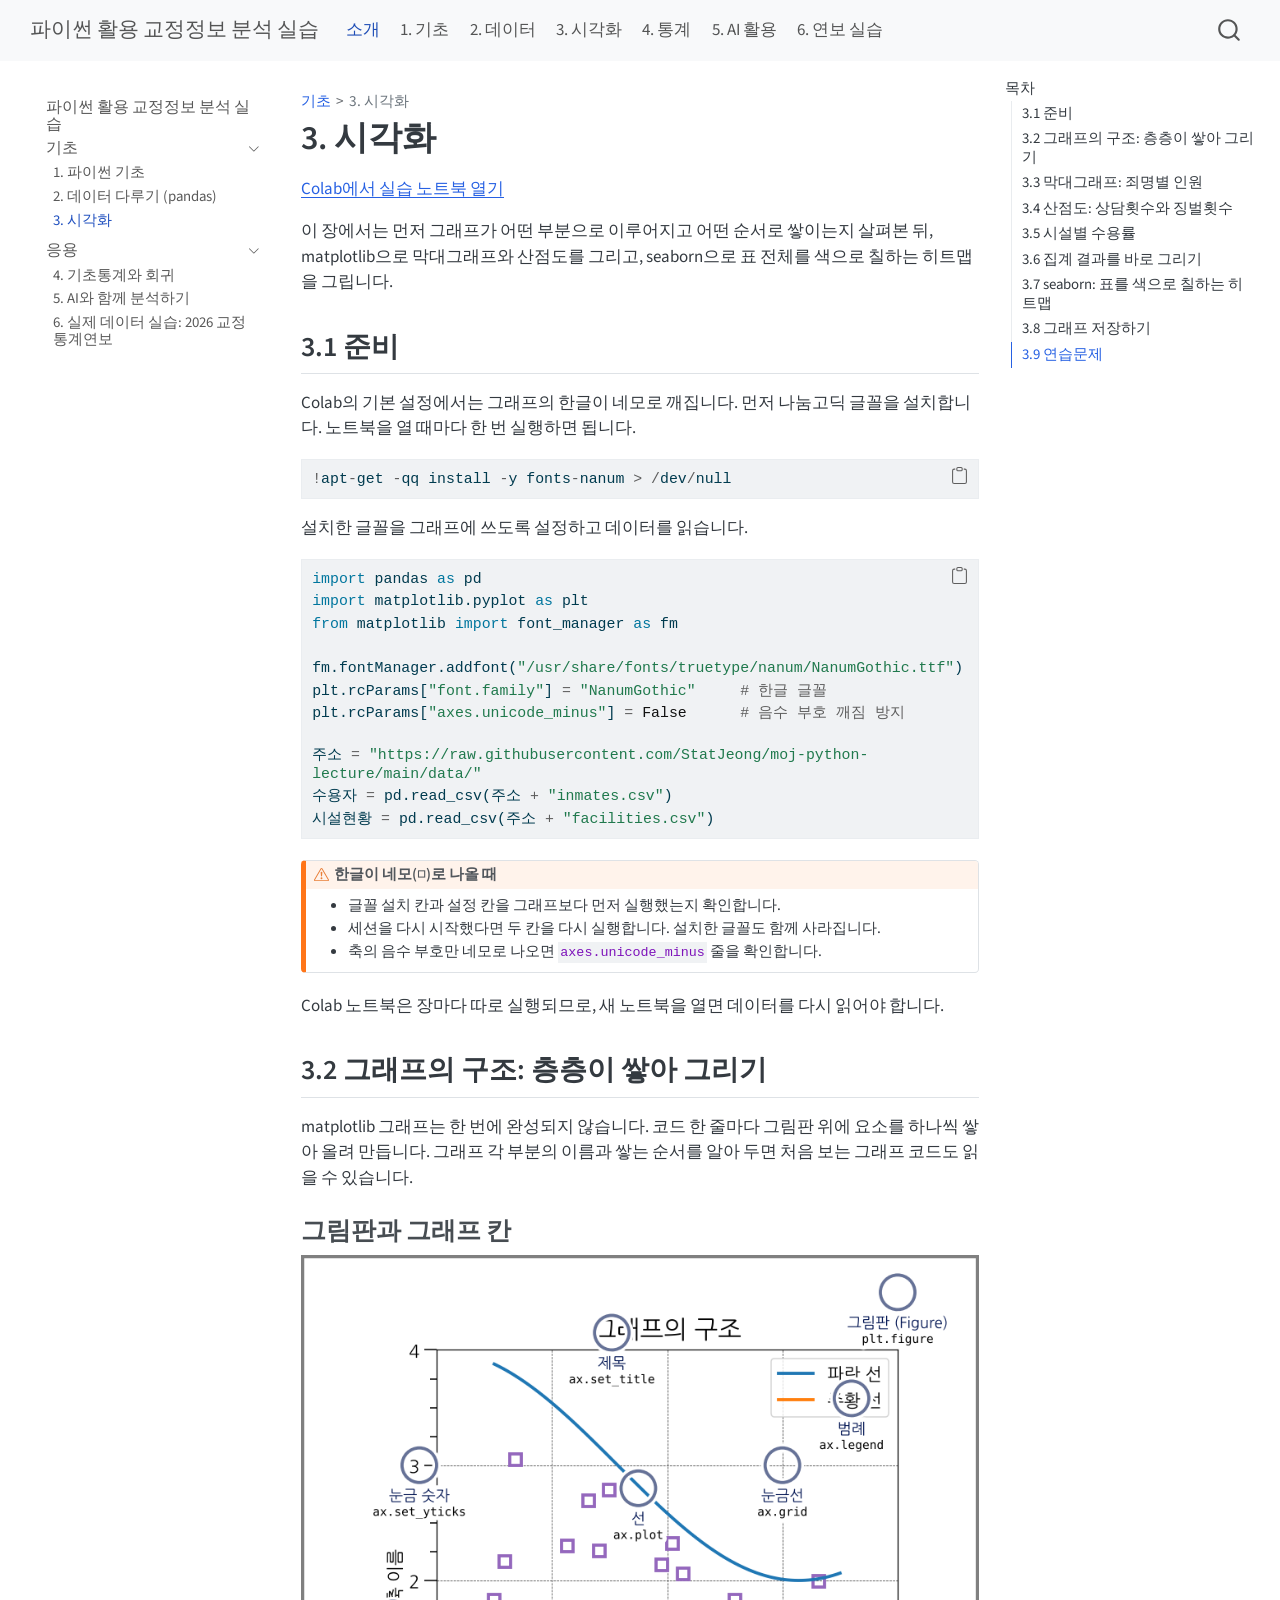
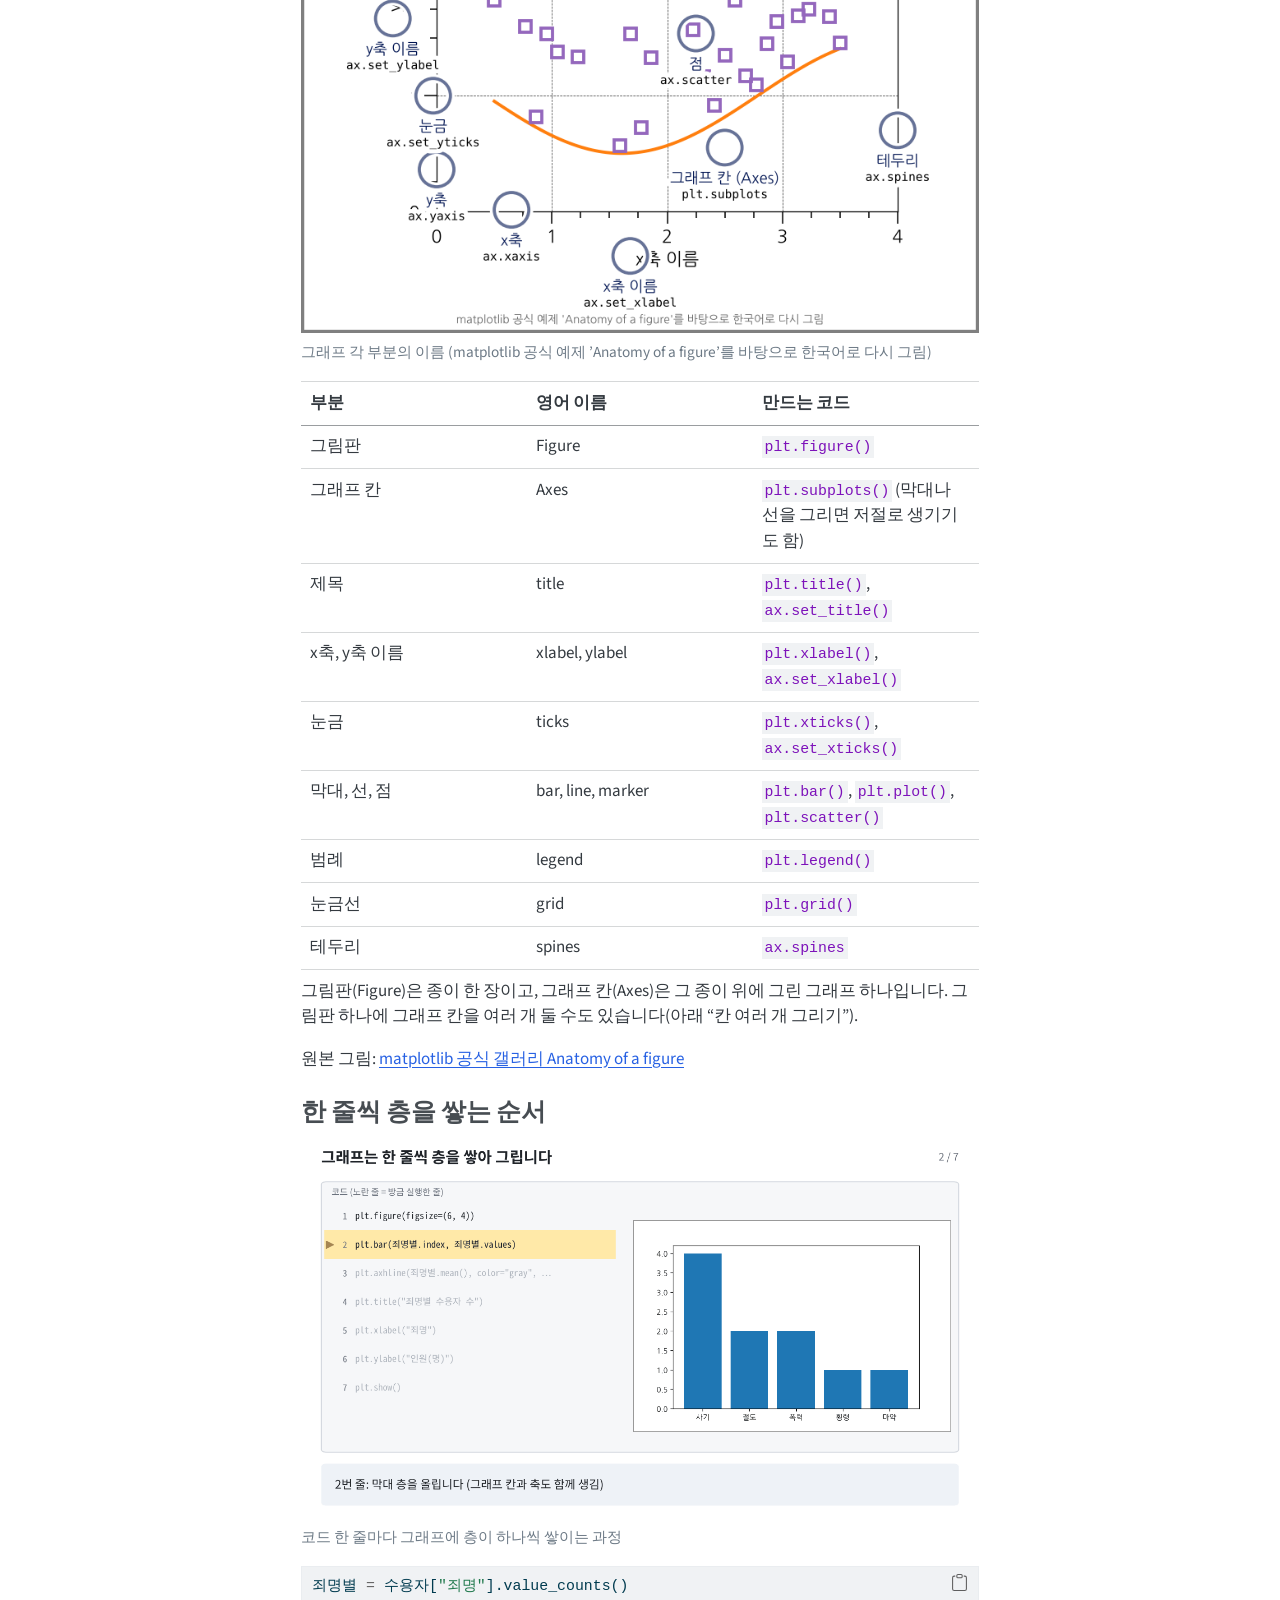
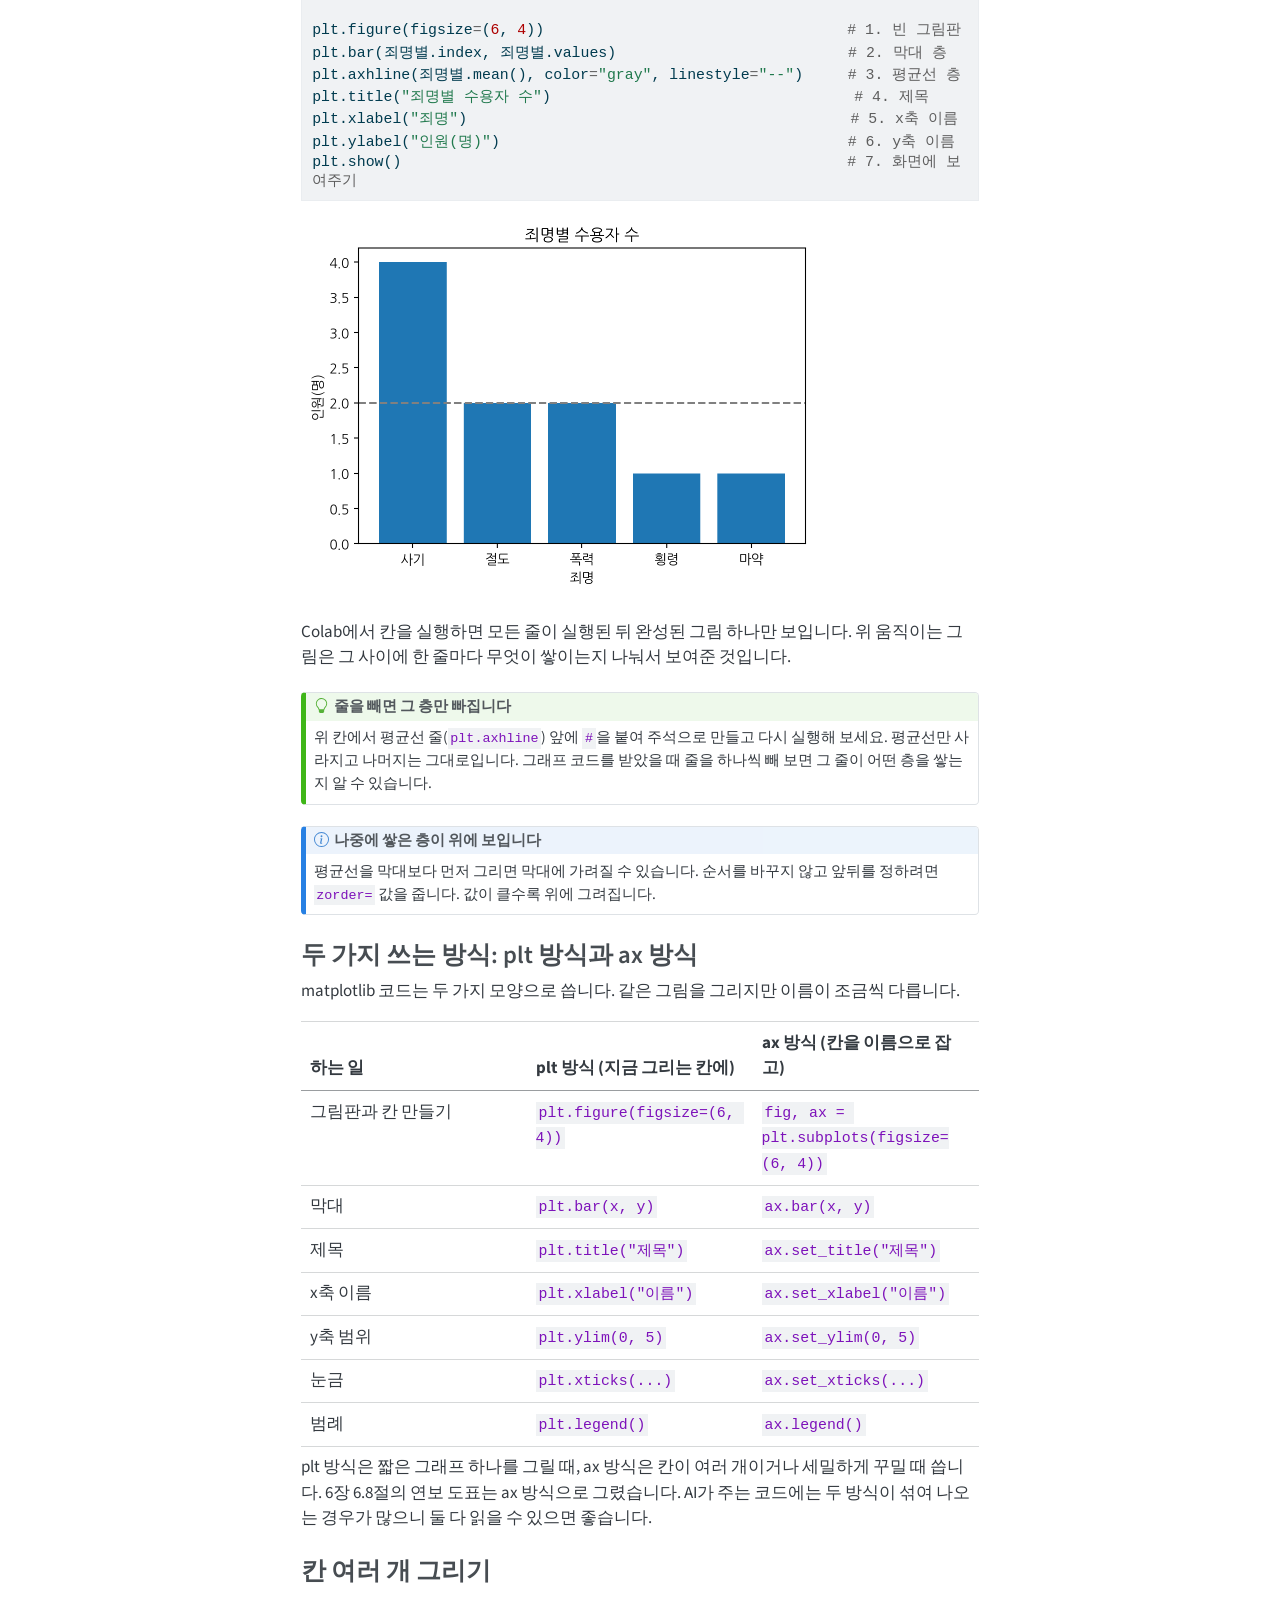
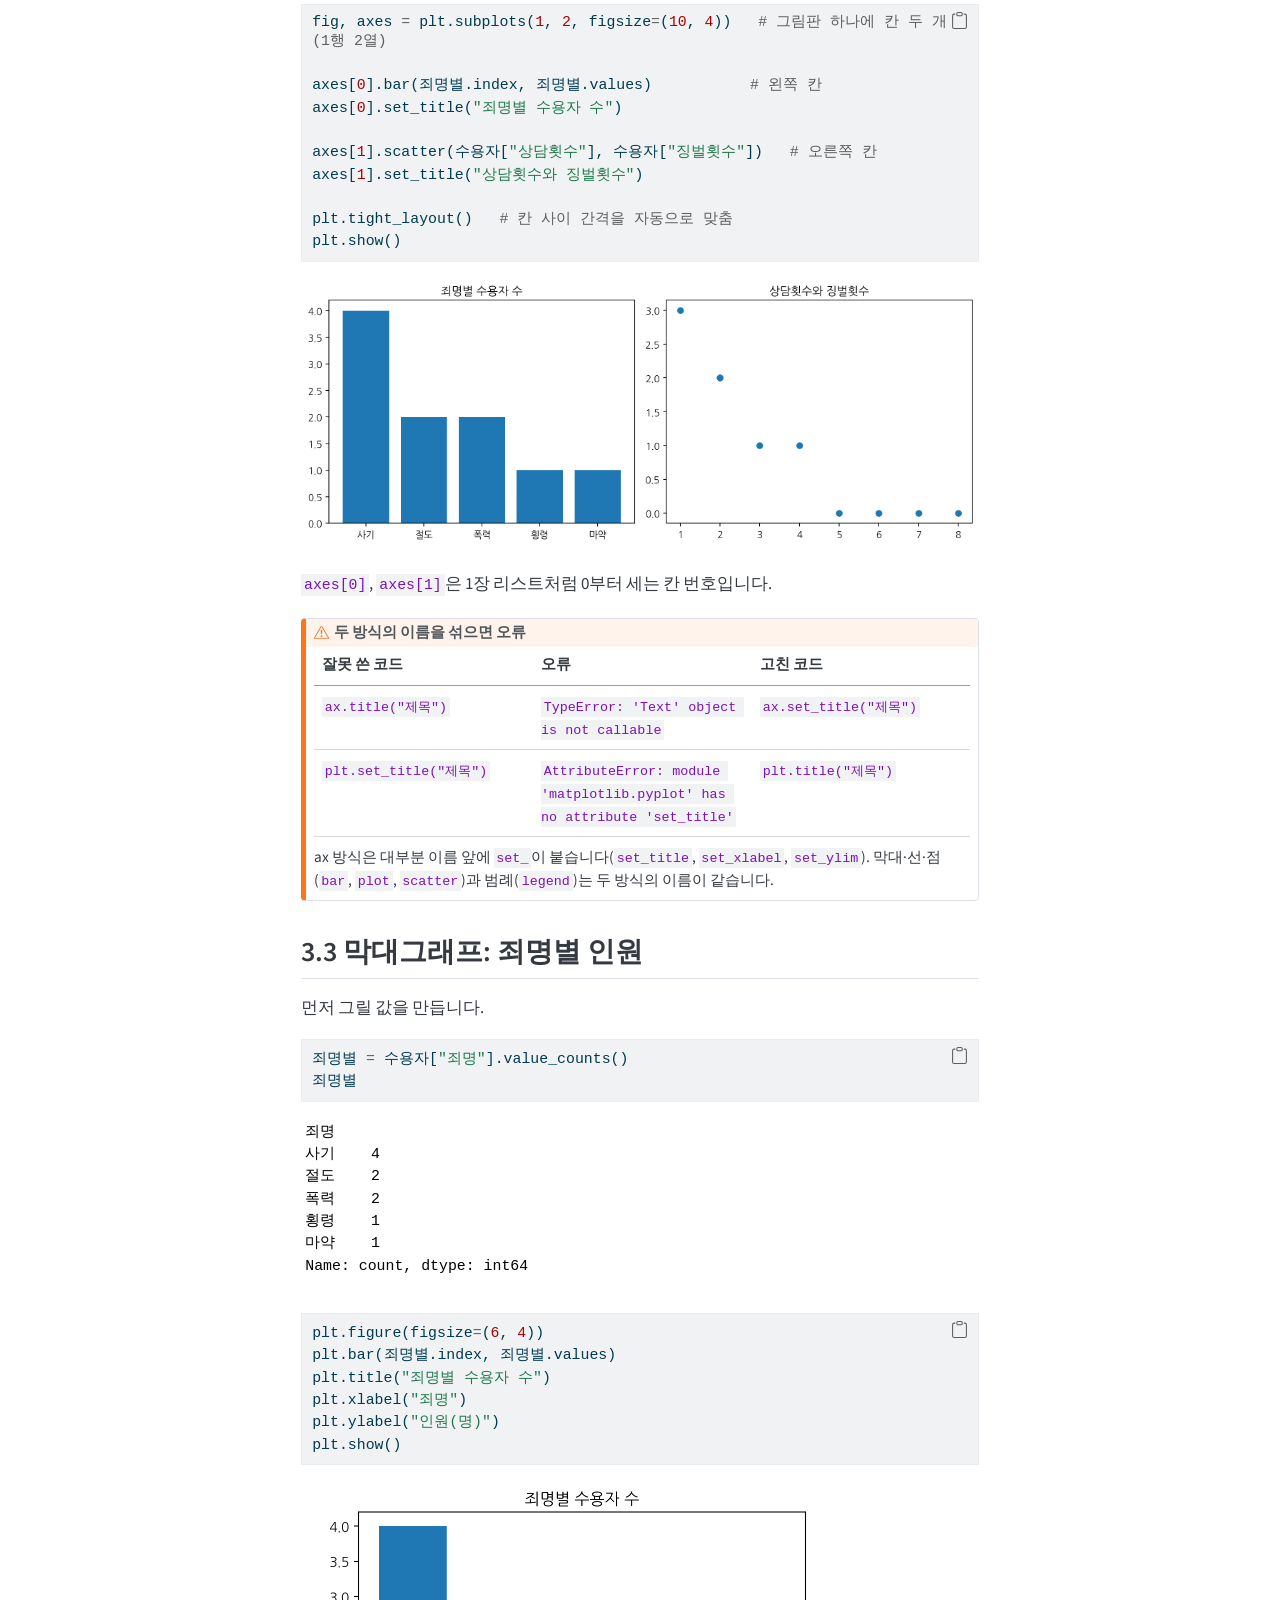
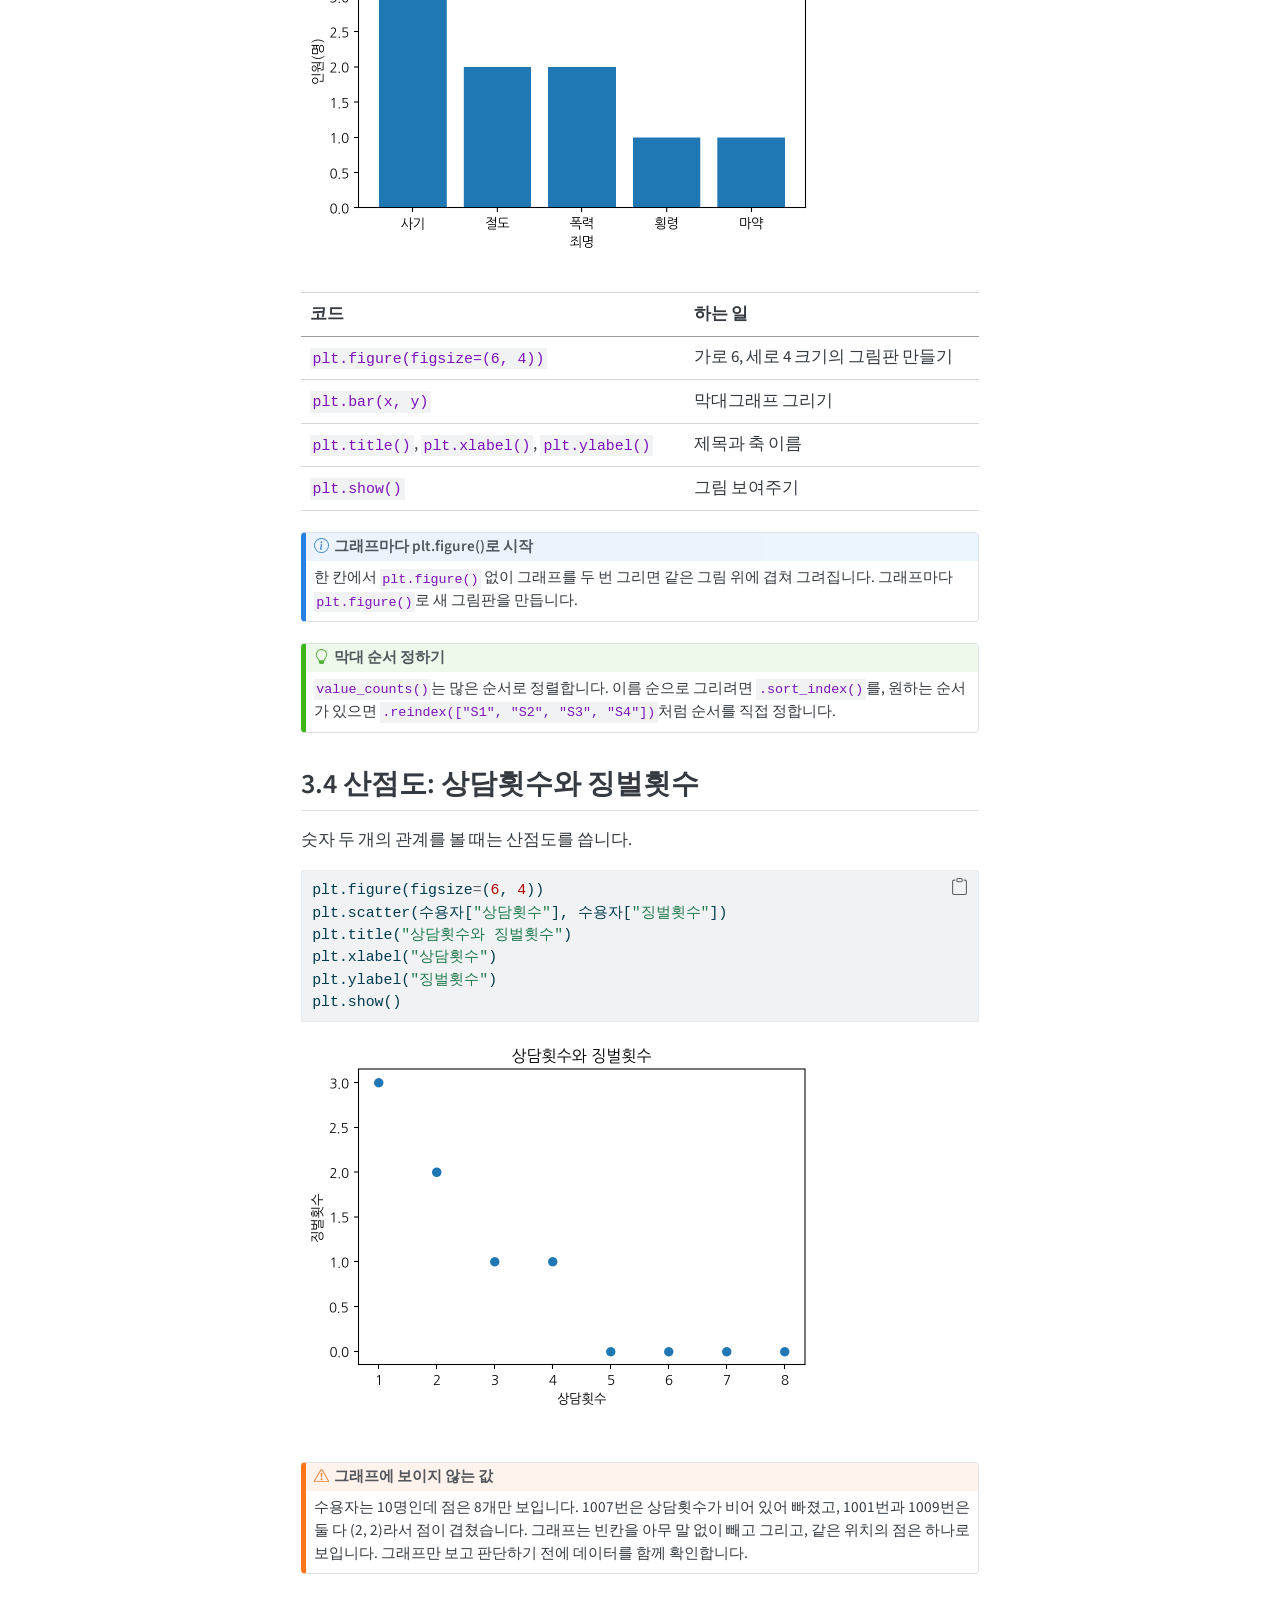
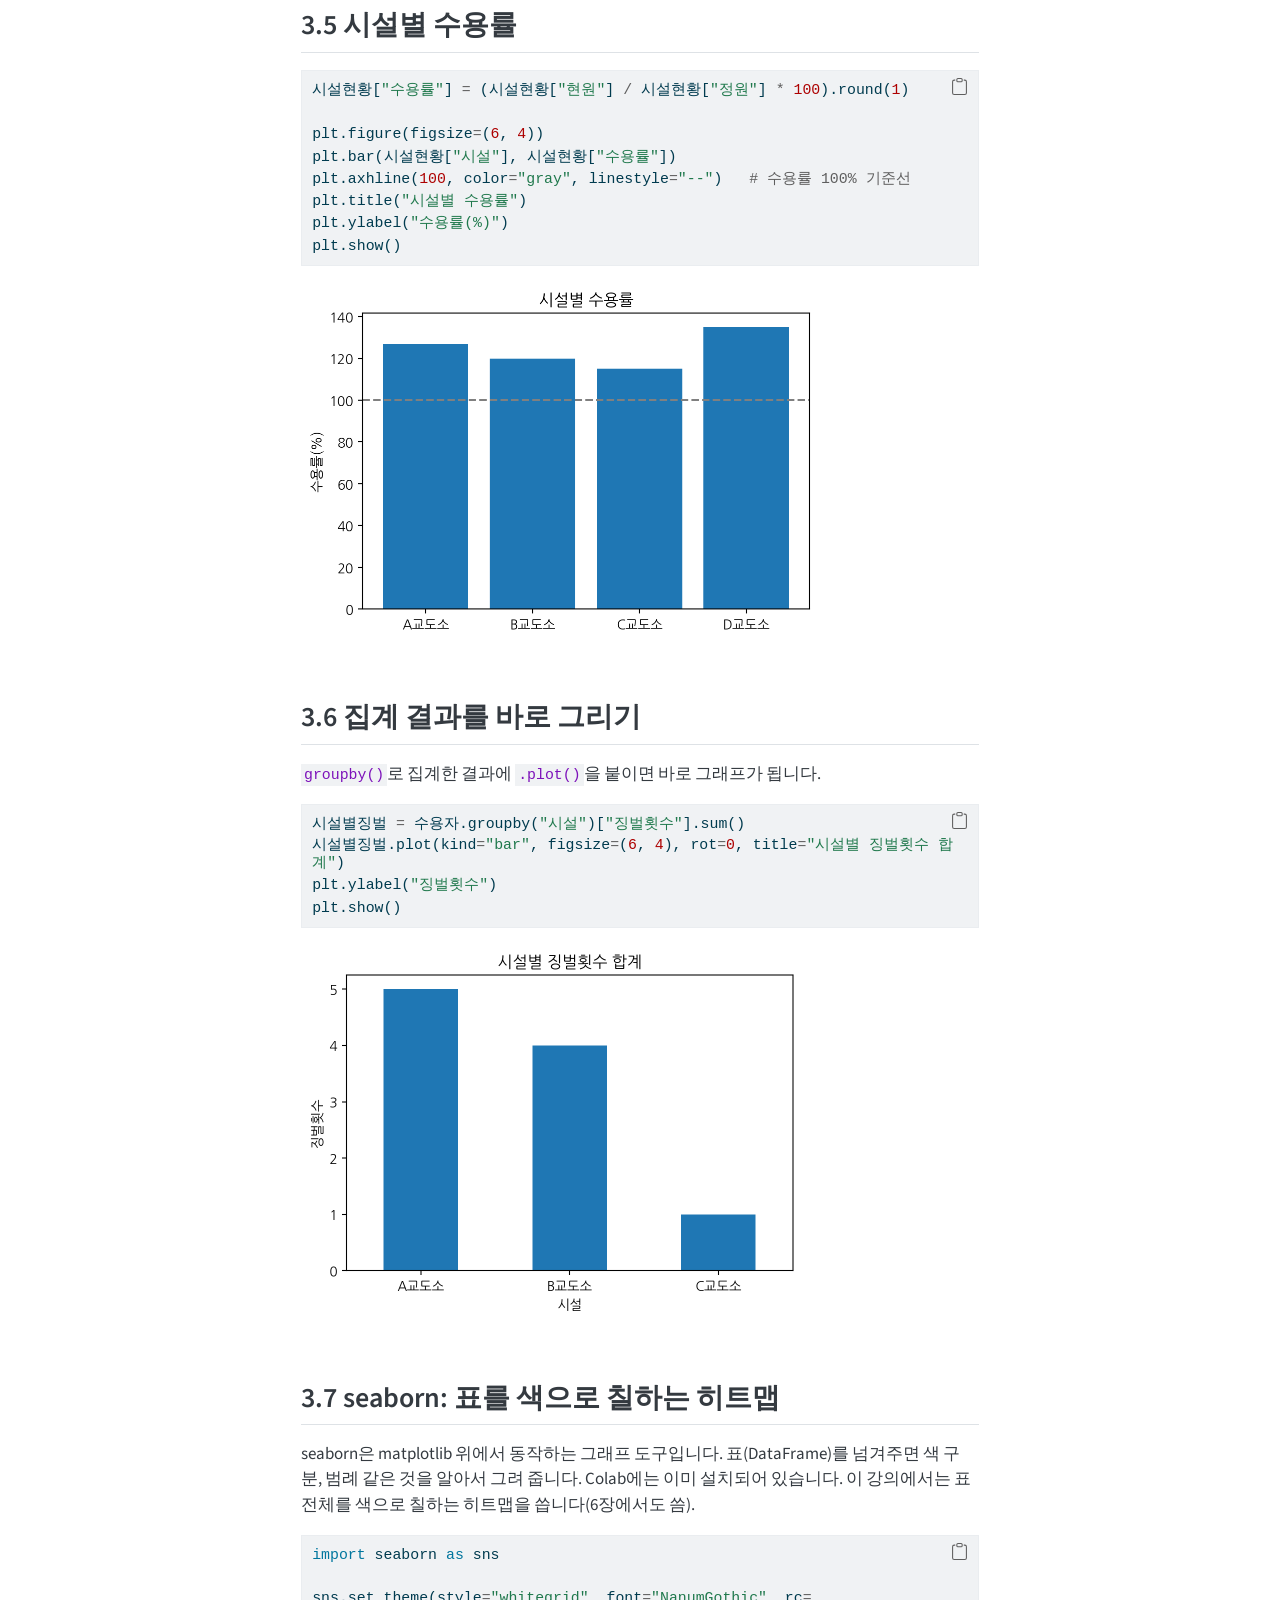
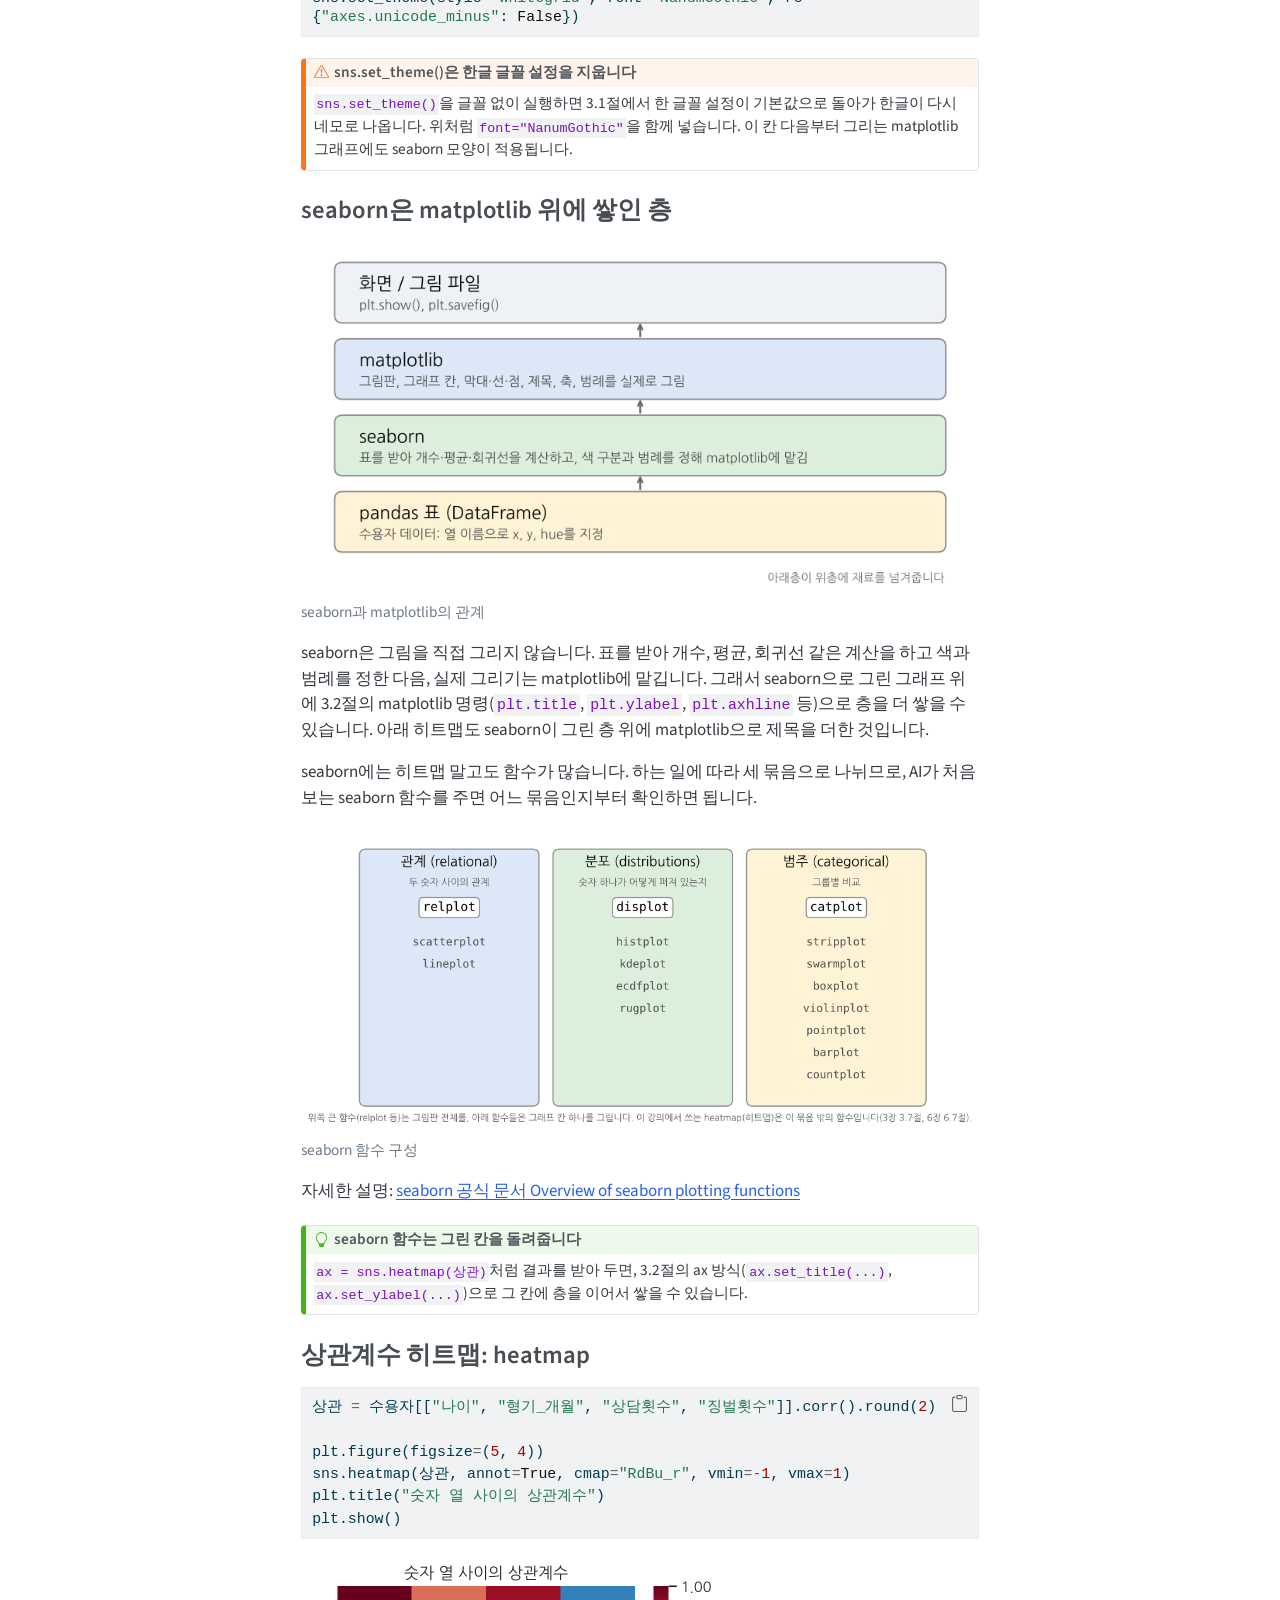
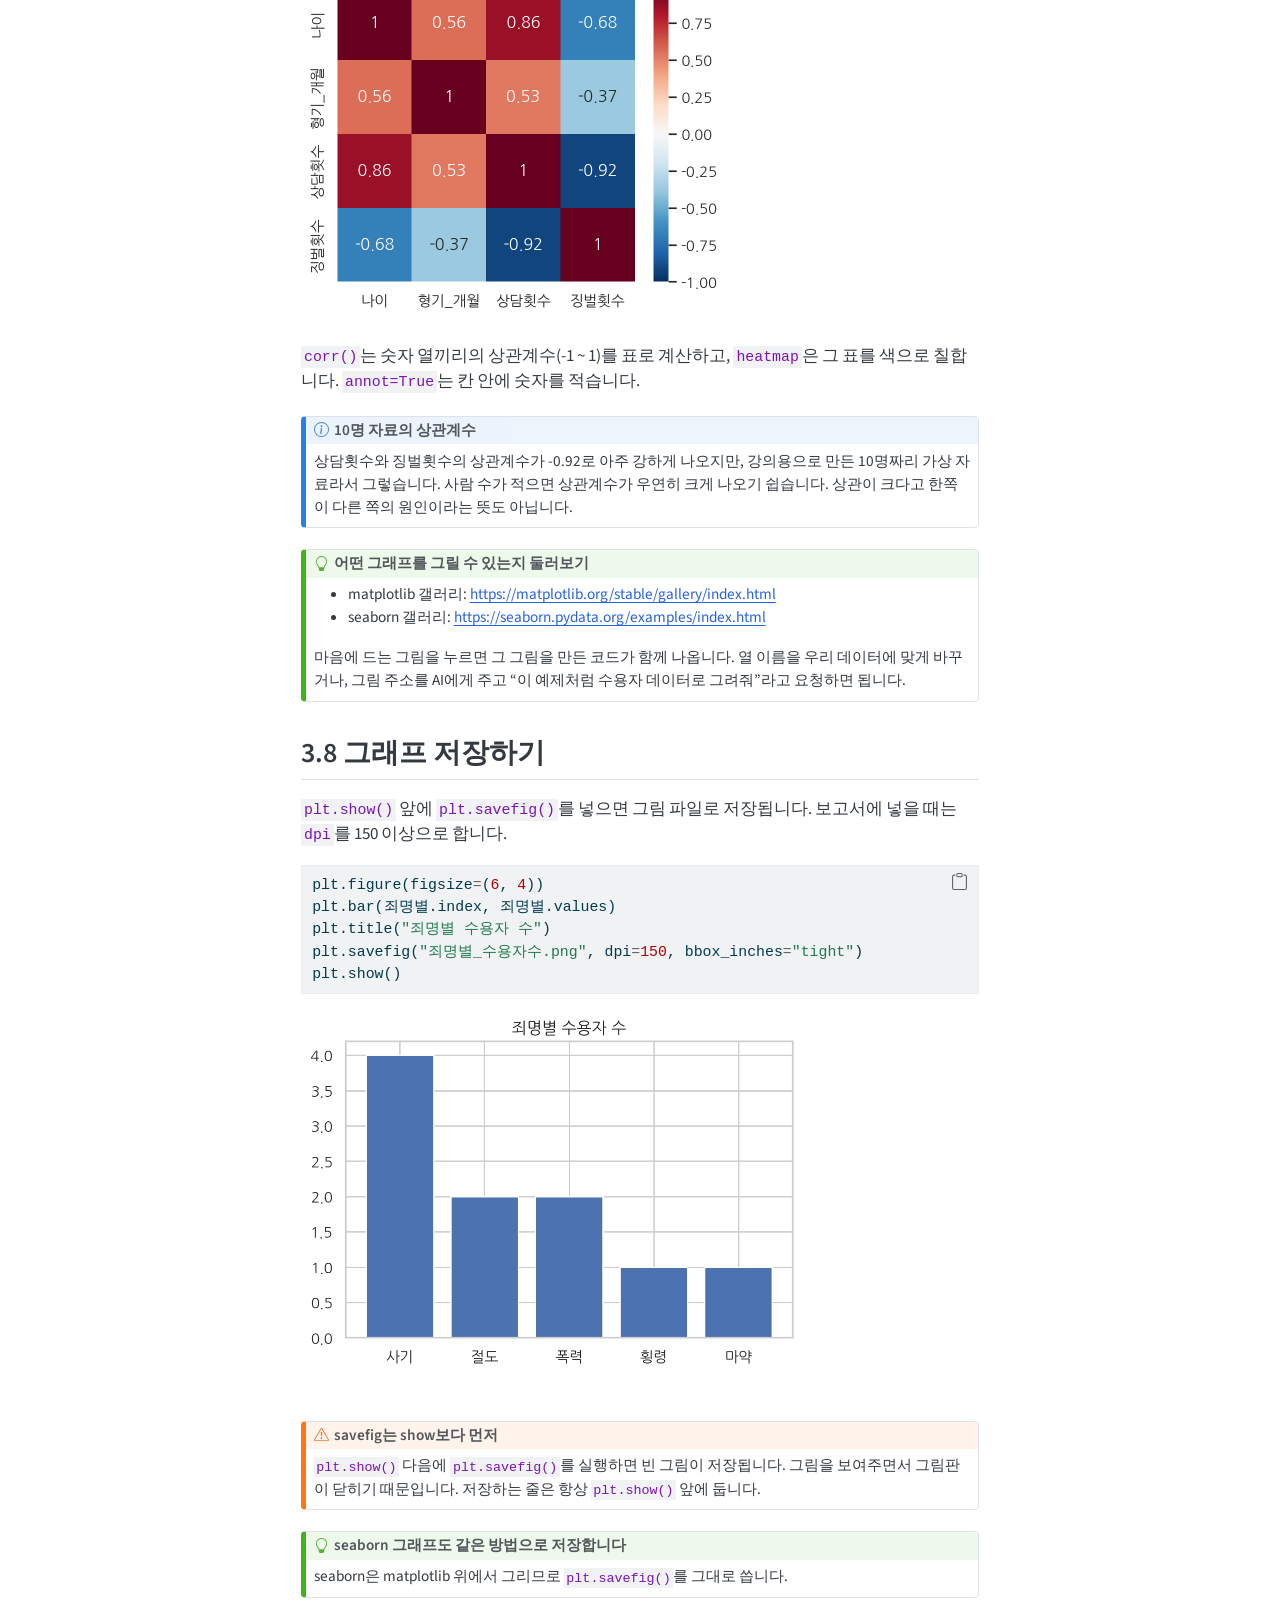
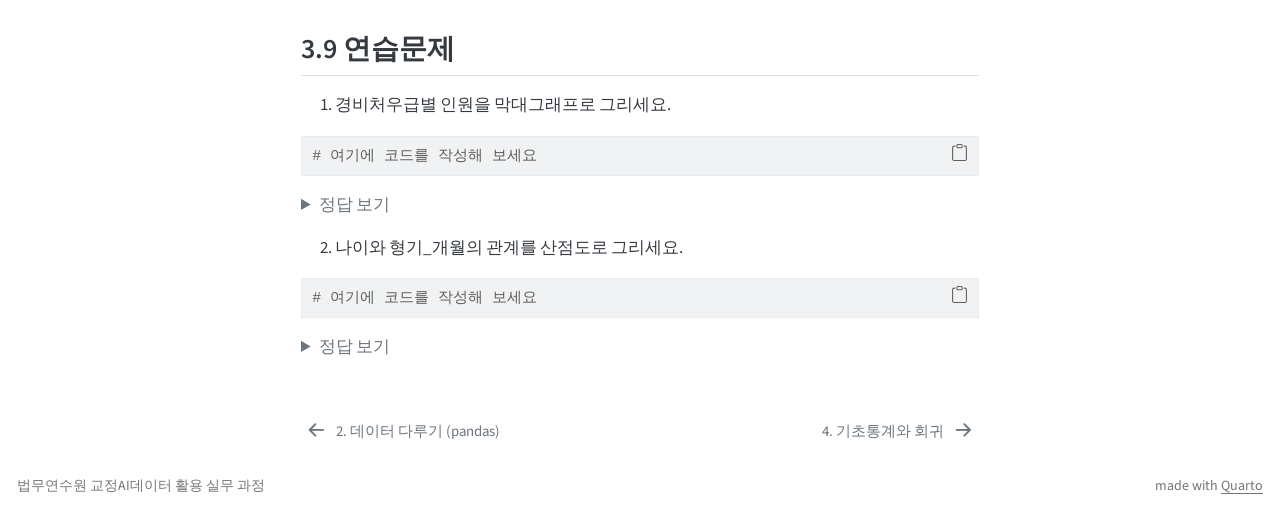
<file: docs/03_visualization.html>
<!DOCTYPE html>
<html xmlns="http://www.w3.org/1999/xhtml" lang="ko" xml:lang="ko"><head>

<meta charset="utf-8">
<meta name="generator" content="quarto-1.10.20">

<meta name="viewport" content="width=device-width, initial-scale=1.0, user-scalable=yes">


<title>3. 시각화 – 파이썬 활용 교정정보 분석 실습</title>
<style>
/* Default styles provided by pandoc.
** See https://pandoc.org/MANUAL.html#variables-for-html for config info.
*/
span.smallcaps{font-variant: small-caps;}
div.columns{display: flex; gap: 1.5em;}
div.column{flex: auto;}
@media screen {
div.columns{gap: min(4vw, 1.5em);}
div.column{overflow-x: auto;}
}
div.hanging-indent{margin-left: 1.5em; text-indent: -1.5em;}
ul.task-list{list-style: none;}
ul.task-list li input[type="checkbox"] {
  width: 0.8em;
  margin: 0 0.8em 0.2em -1em; /* quarto-specific, see https://github.com/quarto-dev/quarto-cli/issues/4556 */ 
  vertical-align: middle;
}
/* CSS for syntax highlighting */
html { -webkit-text-size-adjust: 100%; }
pre > code.sourceCode { white-space: pre; position: relative; }
pre > code.sourceCode > span { display: inline-block; line-height: 1.25; }
pre > code.sourceCode > span:empty { height: 1.2em; }
.sourceCode { overflow: visible; }
code.sourceCode > span { color: inherit; text-decoration: inherit; }
div.sourceCode { margin: 1em 0; }
pre.sourceCode { margin: 0; }
@media screen {
div.sourceCode { overflow: auto; }
}
@media print {
pre > code.sourceCode { white-space: pre-wrap; }
pre > code.sourceCode > span { text-indent: -5em; padding-left: 5em; }
}
pre.numberSource code
  { counter-reset: source-line 0; }
pre.numberSource code > span
  { position: relative; left: -4em; counter-increment: source-line; }
pre.numberSource code > span > a:first-child::before
  { content: counter(source-line);
    position: relative; left: -1em; text-align: right; vertical-align: baseline;
    border: none; display: inline-block;
    -webkit-touch-callout: none; -webkit-user-select: none;
    -khtml-user-select: none; -moz-user-select: none;
    -ms-user-select: none; user-select: none;
    padding: 0 4px; width: 4em;
  }
pre.numberSource { margin-left: 3em;  padding-left: 4px; }
div.sourceCode
  {   }
@media screen {
pre > code.sourceCode > span > a:first-child::before { text-decoration: underline; }
}
</style>


<script src="site_libs/quarto-nav/quarto-nav.js"></script>
<script src="site_libs/quarto-nav/headroom.min.js"></script>
<script src="site_libs/clipboard/clipboard.min.js"></script>
<script src="site_libs/quarto-search/autocomplete.umd.js"></script>
<script src="site_libs/quarto-search/fuse.min.js"></script>
<script src="site_libs/quarto-search/quarto-search.js"></script>
<meta name="quarto:offset" content="./">
<link href="./04_statistics.html" rel="next">
<link href="./02_pandas.html" rel="prev">
<script src="site_libs/quarto-html/quarto.js" type="module"></script>
<script src="site_libs/quarto-html/tabsets/tabsets.js" type="module"></script>
<script src="site_libs/quarto-html/popper.min.js"></script>
<script src="site_libs/quarto-html/tippy.umd.min.js"></script>
<script src="site_libs/quarto-html/anchor.min.js"></script>
<link href="site_libs/quarto-html/tippy.css" rel="stylesheet">
<link href="site_libs/quarto-html/quarto-syntax-highlighting-17888a1159294d3eb470f19f6f52f5a5.css" rel="stylesheet" id="quarto-text-highlighting-styles">
<script src="site_libs/bootstrap/bootstrap.min.js"></script>
<link href="site_libs/bootstrap/bootstrap-icons.css" rel="stylesheet">
<link href="site_libs/bootstrap/bootstrap-2933ca209de16f787bfe4fe53c4e45ee.min.css" rel="stylesheet" append-hash="true" id="quarto-bootstrap" data-mode="light">
<script id="quarto-search-options" type="application/json">{
  "location": "navbar",
  "copy-button": false,
  "collapse-after": 3,
  "panel-placement": "end",
  "type": "overlay",
  "limit": 50,
  "keyboard-shortcut": [
    "f",
    "/",
    "s"
  ],
  "show-item-context": false,
  "language": {
    "search-no-results-text": "일치 없음",
    "search-matching-documents-text": "일치된 문서",
    "search-copy-link-title": "검색 링크 복사",
    "search-hide-matches-text": "추가 검색 결과 숨기기",
    "search-more-match-text": "추가 검색결과",
    "search-more-matches-text": "추가 검색결과",
    "search-clear-button-title": "제거",
    "search-text-placeholder": "",
    "search-detached-cancel-button-title": "취소",
    "search-submit-button-title": "검색",
    "search-label": "검색"
  }
}</script>


<link rel="stylesheet" href="styles.css">
</head>

<body class="nav-sidebar floating nav-fixed quarto-light">

<div id="quarto-search-results"></div>
  <header id="quarto-header" class="headroom fixed-top">
    <nav class="navbar navbar-expand-lg " data-bs-theme="dark">
      <div class="navbar-container container-fluid">
      <div class="navbar-brand-container mx-auto">
    <a class="navbar-brand" href="./index.html">
    <span class="navbar-title">파이썬 활용 교정정보 분석 실습</span>
    </a>
  </div>
            <div id="quarto-search" class="" title="검색"></div>
          <button class="navbar-toggler" type="button" data-bs-toggle="collapse" data-bs-target="#navbarCollapse" aria-controls="navbarCollapse" role="menu" aria-expanded="false" aria-label="탐색 전환" onclick="if (window.quartoToggleHeadroom) { window.quartoToggleHeadroom(); }">
  <span class="navbar-toggler-icon"></span>
</button>
          <div class="collapse navbar-collapse" id="navbarCollapse">
            <ul class="navbar-nav navbar-nav-scroll me-auto">
  <li class="nav-item">
    <a class="nav-link active" href="./index.html" aria-current="page"> 
<span class="menu-text">소개</span></a>
  </li>  
  <li class="nav-item">
    <a class="nav-link" href="./01_python_basics.html"> 
<span class="menu-text">1. 기초</span></a>
  </li>  
  <li class="nav-item">
    <a class="nav-link" href="./02_pandas.html"> 
<span class="menu-text">2. 데이터</span></a>
  </li>  
  <li class="nav-item">
    <a class="nav-link" href="./03_visualization.html"> 
<span class="menu-text">3. 시각화</span></a>
  </li>  
  <li class="nav-item">
    <a class="nav-link" href="./04_statistics.html"> 
<span class="menu-text">4. 통계</span></a>
  </li>  
  <li class="nav-item">
    <a class="nav-link" href="./05_ai.html"> 
<span class="menu-text">5. AI 활용</span></a>
  </li>  
  <li class="nav-item">
    <a class="nav-link" href="./06_yearbook.html"> 
<span class="menu-text">6. 연보 실습</span></a>
  </li>  
</ul>
          </div> <!-- /navcollapse -->
            <div class="quarto-navbar-tools">
</div>
      </div> <!-- /container-fluid -->
    </nav>
  <nav class="quarto-secondary-nav">
    <div class="container-fluid d-flex">
      <button type="button" class="quarto-btn-toggle btn" data-bs-toggle="collapse" role="button" data-bs-target=".quarto-sidebar-collapse-item" aria-controls="quarto-sidebar" aria-expanded="false" aria-label="사이드바 전환" onclick="if (window.quartoToggleHeadroom) { window.quartoToggleHeadroom(); }">
        <i class="bi bi-layout-text-sidebar-reverse"></i>
      </button>
        <nav class="quarto-page-breadcrumbs" aria-label="breadcrumb"><ol class="breadcrumb"><li class="breadcrumb-item"><a href="./01_python_basics.html">기초</a></li><li class="breadcrumb-item"><a href="./03_visualization.html">3. 시각화</a></li></ol></nav>
        <a class="flex-grow-1" role="navigation" data-bs-toggle="collapse" data-bs-target=".quarto-sidebar-collapse-item" aria-controls="quarto-sidebar" aria-expanded="false" aria-label="사이드바 전환" onclick="if (window.quartoToggleHeadroom) { window.quartoToggleHeadroom(); }">      
        </a>
    </div>
  </nav>
</header>
<!-- content -->
<div id="quarto-content" class="quarto-container page-columns page-rows-contents page-layout-article page-navbar">
<!-- sidebar -->
  <nav id="quarto-sidebar" class="sidebar collapse collapse-horizontal quarto-sidebar-collapse-item sidebar-navigation floating overflow-auto">
    <div class="sidebar-menu-container"> 
    <ul class="list-unstyled mt-1">
        <li class="sidebar-item">
  <div class="sidebar-item-container"> 
  <a href="./index.html" class="sidebar-item-text sidebar-link">
 <span class="menu-text">파이썬 활용 교정정보 분석 실습</span></a>
  </div>
</li>
        <li class="sidebar-item sidebar-item-section">
      <div class="sidebar-item-container"> 
            <a class="sidebar-item-text sidebar-link text-start" data-bs-toggle="collapse" data-bs-target="#quarto-sidebar-section-1" role="navigation" aria-expanded="true">
 <span class="menu-text">기초</span></a>
          <a class="sidebar-item-toggle text-start" data-bs-toggle="collapse" data-bs-target="#quarto-sidebar-section-1" role="navigation" aria-expanded="true" aria-label="토글 섹션">
            <i class="bi bi-chevron-right ms-2"></i>
          </a> 
      </div>
      <ul id="quarto-sidebar-section-1" class="collapse list-unstyled sidebar-section depth1 show">  
          <li class="sidebar-item">
  <div class="sidebar-item-container"> 
  <a href="./01_python_basics.html" class="sidebar-item-text sidebar-link">
 <span class="menu-text">1. 파이썬 기초</span></a>
  </div>
</li>
          <li class="sidebar-item">
  <div class="sidebar-item-container"> 
  <a href="./02_pandas.html" class="sidebar-item-text sidebar-link">
 <span class="menu-text">2. 데이터 다루기 (pandas)</span></a>
  </div>
</li>
          <li class="sidebar-item">
  <div class="sidebar-item-container"> 
  <a href="./03_visualization.html" class="sidebar-item-text sidebar-link active">
 <span class="menu-text">3. 시각화</span></a>
  </div>
</li>
      </ul>
  </li>
        <li class="sidebar-item sidebar-item-section">
      <div class="sidebar-item-container"> 
            <a class="sidebar-item-text sidebar-link text-start" data-bs-toggle="collapse" data-bs-target="#quarto-sidebar-section-2" role="navigation" aria-expanded="true">
 <span class="menu-text">응용</span></a>
          <a class="sidebar-item-toggle text-start" data-bs-toggle="collapse" data-bs-target="#quarto-sidebar-section-2" role="navigation" aria-expanded="true" aria-label="토글 섹션">
            <i class="bi bi-chevron-right ms-2"></i>
          </a> 
      </div>
      <ul id="quarto-sidebar-section-2" class="collapse list-unstyled sidebar-section depth1 show">  
          <li class="sidebar-item">
  <div class="sidebar-item-container"> 
  <a href="./04_statistics.html" class="sidebar-item-text sidebar-link">
 <span class="menu-text">4. 기초통계와 회귀</span></a>
  </div>
</li>
          <li class="sidebar-item">
  <div class="sidebar-item-container"> 
  <a href="./05_ai.html" class="sidebar-item-text sidebar-link">
 <span class="menu-text">5. AI와 함께 분석하기</span></a>
  </div>
</li>
          <li class="sidebar-item">
  <div class="sidebar-item-container"> 
  <a href="./06_yearbook.html" class="sidebar-item-text sidebar-link">
 <span class="menu-text">6. 실제 데이터 실습: 2026 교정통계연보</span></a>
  </div>
</li>
      </ul>
  </li>
    </ul>
    </div>
</nav>
<div id="quarto-sidebar-glass" class="quarto-sidebar-collapse-item" data-bs-toggle="collapse" data-bs-target=".quarto-sidebar-collapse-item"></div>
<!-- margin-sidebar -->
    <div id="quarto-margin-sidebar" class="sidebar margin-sidebar">
        <nav id="TOC" role="doc-toc" class="toc-active">
    <h2 id="toc-title">목차</h2>
   
  <ul>
  <li><a href="#준비" id="toc-준비" class="nav-link active" data-scroll-target="#준비">3.1 준비</a></li>
  <li><a href="#그래프의-구조-층층이-쌓아-그리기" id="toc-그래프의-구조-층층이-쌓아-그리기" class="nav-link" data-scroll-target="#그래프의-구조-층층이-쌓아-그리기">3.2 그래프의 구조: 층층이 쌓아 그리기</a>
  <ul class="collapse">
  <li><a href="#그림판과-그래프-칸" id="toc-그림판과-그래프-칸" class="nav-link" data-scroll-target="#그림판과-그래프-칸">그림판과 그래프 칸</a></li>
  <li><a href="#한-줄씩-층을-쌓는-순서" id="toc-한-줄씩-층을-쌓는-순서" class="nav-link" data-scroll-target="#한-줄씩-층을-쌓는-순서">한 줄씩 층을 쌓는 순서</a></li>
  <li><a href="#두-가지-쓰는-방식-plt-방식과-ax-방식" id="toc-두-가지-쓰는-방식-plt-방식과-ax-방식" class="nav-link" data-scroll-target="#두-가지-쓰는-방식-plt-방식과-ax-방식">두 가지 쓰는 방식: plt 방식과 ax 방식</a></li>
  <li><a href="#칸-여러-개-그리기" id="toc-칸-여러-개-그리기" class="nav-link" data-scroll-target="#칸-여러-개-그리기">칸 여러 개 그리기</a></li>
  </ul></li>
  <li><a href="#막대그래프-죄명별-인원" id="toc-막대그래프-죄명별-인원" class="nav-link" data-scroll-target="#막대그래프-죄명별-인원">3.3 막대그래프: 죄명별 인원</a></li>
  <li><a href="#산점도-상담횟수와-징벌횟수" id="toc-산점도-상담횟수와-징벌횟수" class="nav-link" data-scroll-target="#산점도-상담횟수와-징벌횟수">3.4 산점도: 상담횟수와 징벌횟수</a></li>
  <li><a href="#시설별-수용률" id="toc-시설별-수용률" class="nav-link" data-scroll-target="#시설별-수용률">3.5 시설별 수용률</a></li>
  <li><a href="#집계-결과를-바로-그리기" id="toc-집계-결과를-바로-그리기" class="nav-link" data-scroll-target="#집계-결과를-바로-그리기">3.6 집계 결과를 바로 그리기</a></li>
  <li><a href="#seaborn-표를-색으로-칠하는-히트맵" id="toc-seaborn-표를-색으로-칠하는-히트맵" class="nav-link" data-scroll-target="#seaborn-표를-색으로-칠하는-히트맵">3.7 seaborn: 표를 색으로 칠하는 히트맵</a>
  <ul class="collapse">
  <li><a href="#seaborn은-matplotlib-위에-쌓인-층" id="toc-seaborn은-matplotlib-위에-쌓인-층" class="nav-link" data-scroll-target="#seaborn은-matplotlib-위에-쌓인-층">seaborn은 matplotlib 위에 쌓인 층</a></li>
  <li><a href="#상관계수-히트맵-heatmap" id="toc-상관계수-히트맵-heatmap" class="nav-link" data-scroll-target="#상관계수-히트맵-heatmap">상관계수 히트맵: heatmap</a></li>
  </ul></li>
  <li><a href="#그래프-저장하기" id="toc-그래프-저장하기" class="nav-link" data-scroll-target="#그래프-저장하기">3.8 그래프 저장하기</a></li>
  <li><a href="#연습문제" id="toc-연습문제" class="nav-link" data-scroll-target="#연습문제">3.9 연습문제</a></li>
  </ul>
</nav>
    </div>
<!-- main -->
<main class="content" id="quarto-document-content">

<header id="title-block-header" class="quarto-title-block default"><nav class="quarto-page-breadcrumbs quarto-title-breadcrumbs d-none d-lg-block" aria-label="breadcrumb"><ol class="breadcrumb"><li class="breadcrumb-item"><a href="./01_python_basics.html">기초</a></li><li class="breadcrumb-item"><a href="./03_visualization.html">3. 시각화</a></li></ol></nav>
<div class="quarto-title">
<h1 class="title">3. 시각화</h1>
</div>



<div class="quarto-title-meta">

    
  
    
  </div>
  


</header>


<p><a href="https://colab.research.google.com/github/StatJeong/moj-python-lecture/blob/main/notebooks/03_visualization.ipynb">Colab에서 실습 노트북 열기</a></p>
<p>이 장에서는 먼저 그래프가 어떤 부분으로 이루어지고 어떤 순서로 쌓이는지 살펴본 뒤, matplotlib으로 막대그래프와 산점도를 그리고, seaborn으로 표 전체를 색으로 칠하는 히트맵을 그립니다.</p>
<section id="준비" class="level2">
<h2 class="anchored" data-anchor-id="준비">3.1 준비</h2>
<p>Colab의 기본 설정에서는 그래프의 한글이 네모로 깨집니다. 먼저 나눔고딕 글꼴을 설치합니다. 노트북을 열 때마다 한 번 실행하면 됩니다.</p>
<div id="7a745f9a" class="cell" data-execution_count="1">
<div class="code-copy-outer-scaffold"><div class="sourceCode cell-code" id="cb1"><pre class="sourceCode python code-with-copy"><code class="sourceCode python"><span id="cb1-1"><a href="#cb1-1" aria-hidden="true" tabindex="-1"></a><span class="op">!</span>apt<span class="op">-</span>get <span class="op">-</span>qq install <span class="op">-</span>y fonts<span class="op">-</span>nanum <span class="op">&gt;</span> <span class="op">/</span>dev<span class="op">/</span>null</span></code></pre></div><button title="클립보드 복사" class="code-copy-button"><i class="bi"></i></button></div>
</div>
<p>설치한 글꼴을 그래프에 쓰도록 설정하고 데이터를 읽습니다.</p>
<div id="65adbae4" class="cell" data-execution_count="2">
<div class="code-copy-outer-scaffold"><div class="sourceCode cell-code" id="cb2"><pre class="sourceCode python code-with-copy"><code class="sourceCode python"><span id="cb2-1"><a href="#cb2-1" aria-hidden="true" tabindex="-1"></a><span class="im">import</span> pandas <span class="im">as</span> pd</span>
<span id="cb2-2"><a href="#cb2-2" aria-hidden="true" tabindex="-1"></a><span class="im">import</span> matplotlib.pyplot <span class="im">as</span> plt</span>
<span id="cb2-3"><a href="#cb2-3" aria-hidden="true" tabindex="-1"></a><span class="im">from</span> matplotlib <span class="im">import</span> font_manager <span class="im">as</span> fm</span>
<span id="cb2-4"><a href="#cb2-4" aria-hidden="true" tabindex="-1"></a></span>
<span id="cb2-5"><a href="#cb2-5" aria-hidden="true" tabindex="-1"></a>fm.fontManager.addfont(<span class="st">"/usr/share/fonts/truetype/nanum/NanumGothic.ttf"</span>)</span>
<span id="cb2-6"><a href="#cb2-6" aria-hidden="true" tabindex="-1"></a>plt.rcParams[<span class="st">"font.family"</span>] <span class="op">=</span> <span class="st">"NanumGothic"</span>     <span class="co"># 한글 글꼴</span></span>
<span id="cb2-7"><a href="#cb2-7" aria-hidden="true" tabindex="-1"></a>plt.rcParams[<span class="st">"axes.unicode_minus"</span>] <span class="op">=</span> <span class="va">False</span>      <span class="co"># 음수 부호 깨짐 방지</span></span>
<span id="cb2-8"><a href="#cb2-8" aria-hidden="true" tabindex="-1"></a></span>
<span id="cb2-9"><a href="#cb2-9" aria-hidden="true" tabindex="-1"></a>주소 <span class="op">=</span> <span class="st">"https://raw.githubusercontent.com/StatJeong/moj-python-lecture/main/data/"</span></span>
<span id="cb2-10"><a href="#cb2-10" aria-hidden="true" tabindex="-1"></a>수용자 <span class="op">=</span> pd.read_csv(주소 <span class="op">+</span> <span class="st">"inmates.csv"</span>)</span>
<span id="cb2-11"><a href="#cb2-11" aria-hidden="true" tabindex="-1"></a>시설현황 <span class="op">=</span> pd.read_csv(주소 <span class="op">+</span> <span class="st">"facilities.csv"</span>)</span></code></pre></div><button title="클립보드 복사" class="code-copy-button"><i class="bi"></i></button></div>
</div>
<div class="callout callout-style-default callout-warning callout-titled" title="한글이 네모(□)로 나올 때">
<div class="callout-header d-flex align-content-center">
<div class="callout-icon-container">
<i class="callout-icon"></i>
</div>
<div class="callout-title-container flex-fill">
<span class="screen-reader-only">경고</span>한글이 네모(□)로 나올 때
</div>
</div>
<div class="callout-body-container callout-body">
<ul>
<li>글꼴 설치 칸과 설정 칸을 그래프보다 먼저 실행했는지 확인합니다.</li>
<li>세션을 다시 시작했다면 두 칸을 다시 실행합니다. 설치한 글꼴도 함께 사라집니다.</li>
<li>축의 음수 부호만 네모로 나오면 <code>axes.unicode_minus</code> 줄을 확인합니다.</li>
</ul>
</div>
</div>
<p>Colab 노트북은 장마다 따로 실행되므로, 새 노트북을 열면 데이터를 다시 읽어야 합니다.</p>
</section>
<section id="그래프의-구조-층층이-쌓아-그리기" class="level2">
<h2 class="anchored" data-anchor-id="그래프의-구조-층층이-쌓아-그리기">3.2 그래프의 구조: 층층이 쌓아 그리기</h2>
<p>matplotlib 그래프는 한 번에 완성되지 않습니다. 코드 한 줄마다 그림판 위에 요소를 하나씩 쌓아 올려 만듭니다. 그래프 각 부분의 이름과 쌓는 순서를 알아 두면 처음 보는 그래프 코드도 읽을 수 있습니다.</p>
<section id="그림판과-그래프-칸" class="level3">
<h3 class="anchored" data-anchor-id="그림판과-그래프-칸">그림판과 그래프 칸</h3>
<div class="quarto-figure quarto-figure-center">
<figure class="figure">
<p><img src="images/anatomy_ko.png" class="img-fluid figure-img"></p>
<figcaption>그래프 각 부분의 이름 (matplotlib 공식 예제 ’Anatomy of a figure’를 바탕으로 한국어로 다시 그림)</figcaption>
</figure>
</div>
<table class="caption-top table">
<colgroup>
<col style="width: 33%">
<col style="width: 33%">
<col style="width: 33%">
</colgroup>
<thead>
<tr class="header">
<th>부분</th>
<th>영어 이름</th>
<th>만드는 코드</th>
</tr>
</thead>
<tbody>
<tr class="odd">
<td>그림판</td>
<td>Figure</td>
<td><code>plt.figure()</code></td>
</tr>
<tr class="even">
<td>그래프 칸</td>
<td>Axes</td>
<td><code>plt.subplots()</code> (막대나 선을 그리면 저절로 생기기도 함)</td>
</tr>
<tr class="odd">
<td>제목</td>
<td>title</td>
<td><code>plt.title()</code>, <code>ax.set_title()</code></td>
</tr>
<tr class="even">
<td>x축, y축 이름</td>
<td>xlabel, ylabel</td>
<td><code>plt.xlabel()</code>, <code>ax.set_xlabel()</code></td>
</tr>
<tr class="odd">
<td>눈금</td>
<td>ticks</td>
<td><code>plt.xticks()</code>, <code>ax.set_xticks()</code></td>
</tr>
<tr class="even">
<td>막대, 선, 점</td>
<td>bar, line, marker</td>
<td><code>plt.bar()</code>, <code>plt.plot()</code>, <code>plt.scatter()</code></td>
</tr>
<tr class="odd">
<td>범례</td>
<td>legend</td>
<td><code>plt.legend()</code></td>
</tr>
<tr class="even">
<td>눈금선</td>
<td>grid</td>
<td><code>plt.grid()</code></td>
</tr>
<tr class="odd">
<td>테두리</td>
<td>spines</td>
<td><code>ax.spines</code></td>
</tr>
</tbody>
</table>
<p>그림판(Figure)은 종이 한 장이고, 그래프 칸(Axes)은 그 종이 위에 그린 그래프 하나입니다. 그림판 하나에 그래프 칸을 여러 개 둘 수도 있습니다(아래 “칸 여러 개 그리기”).</p>
<p>원본 그림: <a href="https://matplotlib.org/stable/gallery/showcase/anatomy.html">matplotlib 공식 갤러리 Anatomy of a figure</a></p>
</section>
<section id="한-줄씩-층을-쌓는-순서" class="level3">
<h3 class="anchored" data-anchor-id="한-줄씩-층을-쌓는-순서">한 줄씩 층을 쌓는 순서</h3>
<div class="quarto-figure quarto-figure-center">
<figure class="figure">
<p><img src="images/layers.gif" class="img-fluid figure-img"></p>
<figcaption>코드 한 줄마다 그래프에 층이 하나씩 쌓이는 과정</figcaption>
</figure>
</div>
<div id="6731dbdd" class="cell" data-execution_count="3">
<div class="code-copy-outer-scaffold"><div class="sourceCode cell-code" id="cb3"><pre class="sourceCode python code-with-copy"><code class="sourceCode python"><span id="cb3-1"><a href="#cb3-1" aria-hidden="true" tabindex="-1"></a>죄명별 <span class="op">=</span> 수용자[<span class="st">"죄명"</span>].value_counts()</span>
<span id="cb3-2"><a href="#cb3-2" aria-hidden="true" tabindex="-1"></a></span>
<span id="cb3-3"><a href="#cb3-3" aria-hidden="true" tabindex="-1"></a>plt.figure(figsize<span class="op">=</span>(<span class="dv">6</span>, <span class="dv">4</span>))                                  <span class="co"># 1. 빈 그림판</span></span>
<span id="cb3-4"><a href="#cb3-4" aria-hidden="true" tabindex="-1"></a>plt.bar(죄명별.index, 죄명별.values)                          <span class="co"># 2. 막대 층</span></span>
<span id="cb3-5"><a href="#cb3-5" aria-hidden="true" tabindex="-1"></a>plt.axhline(죄명별.mean(), color<span class="op">=</span><span class="st">"gray"</span>, linestyle<span class="op">=</span><span class="st">"--"</span>)     <span class="co"># 3. 평균선 층</span></span>
<span id="cb3-6"><a href="#cb3-6" aria-hidden="true" tabindex="-1"></a>plt.title(<span class="st">"죄명별 수용자 수"</span>)                                  <span class="co"># 4. 제목</span></span>
<span id="cb3-7"><a href="#cb3-7" aria-hidden="true" tabindex="-1"></a>plt.xlabel(<span class="st">"죄명"</span>)                                           <span class="co"># 5. x축 이름</span></span>
<span id="cb3-8"><a href="#cb3-8" aria-hidden="true" tabindex="-1"></a>plt.ylabel(<span class="st">"인원(명)"</span>)                                       <span class="co"># 6. y축 이름</span></span>
<span id="cb3-9"><a href="#cb3-9" aria-hidden="true" tabindex="-1"></a>plt.show()                                                  <span class="co"># 7. 화면에 보여주기</span></span></code></pre></div><button title="클립보드 복사" class="code-copy-button"><i class="bi"></i></button></div>
<div class="cell-output cell-output-display">
<div>
<figure class="figure">
<p><img src="03_visualization_files/figure-html/cell-4-output-1.png" width="514" height="376" class="figure-img"></p>
</figure>
</div>
</div>
</div>
<p>Colab에서 칸을 실행하면 모든 줄이 실행된 뒤 완성된 그림 하나만 보입니다. 위 움직이는 그림은 그 사이에 한 줄마다 무엇이 쌓이는지 나눠서 보여준 것입니다.</p>
<div class="callout callout-style-default callout-tip callout-titled" title="줄을 빼면 그 층만 빠집니다">
<div class="callout-header d-flex align-content-center">
<div class="callout-icon-container">
<i class="callout-icon"></i>
</div>
<div class="callout-title-container flex-fill">
<span class="screen-reader-only">힌트</span>줄을 빼면 그 층만 빠집니다
</div>
</div>
<div class="callout-body-container callout-body">
<p>위 칸에서 평균선 줄(<code>plt.axhline</code>) 앞에 <code>#</code>을 붙여 주석으로 만들고 다시 실행해 보세요. 평균선만 사라지고 나머지는 그대로입니다. 그래프 코드를 받았을 때 줄을 하나씩 빼 보면 그 줄이 어떤 층을 쌓는지 알 수 있습니다.</p>
</div>
</div>
<div class="callout callout-style-default callout-note callout-titled" title="나중에 쌓은 층이 위에 보입니다">
<div class="callout-header d-flex align-content-center">
<div class="callout-icon-container">
<i class="callout-icon"></i>
</div>
<div class="callout-title-container flex-fill">
<span class="screen-reader-only">노트</span>나중에 쌓은 층이 위에 보입니다
</div>
</div>
<div class="callout-body-container callout-body">
<p>평균선을 막대보다 먼저 그리면 막대에 가려질 수 있습니다. 순서를 바꾸지 않고 앞뒤를 정하려면 <code>zorder=</code> 값을 줍니다. 값이 클수록 위에 그려집니다.</p>
</div>
</div>
</section>
<section id="두-가지-쓰는-방식-plt-방식과-ax-방식" class="level3">
<h3 class="anchored" data-anchor-id="두-가지-쓰는-방식-plt-방식과-ax-방식">두 가지 쓰는 방식: plt 방식과 ax 방식</h3>
<p>matplotlib 코드는 두 가지 모양으로 씁니다. 같은 그림을 그리지만 이름이 조금씩 다릅니다.</p>
<table class="caption-top table">
<colgroup>
<col style="width: 33%">
<col style="width: 33%">
<col style="width: 33%">
</colgroup>
<thead>
<tr class="header">
<th>하는 일</th>
<th>plt 방식 (지금 그리는 칸에)</th>
<th>ax 방식 (칸을 이름으로 잡고)</th>
</tr>
</thead>
<tbody>
<tr class="odd">
<td>그림판과 칸 만들기</td>
<td><code>plt.figure(figsize=(6, 4))</code></td>
<td><code>fig, ax = plt.subplots(figsize=(6, 4))</code></td>
</tr>
<tr class="even">
<td>막대</td>
<td><code>plt.bar(x, y)</code></td>
<td><code>ax.bar(x, y)</code></td>
</tr>
<tr class="odd">
<td>제목</td>
<td><code>plt.title("제목")</code></td>
<td><code>ax.set_title("제목")</code></td>
</tr>
<tr class="even">
<td>x축 이름</td>
<td><code>plt.xlabel("이름")</code></td>
<td><code>ax.set_xlabel("이름")</code></td>
</tr>
<tr class="odd">
<td>y축 범위</td>
<td><code>plt.ylim(0, 5)</code></td>
<td><code>ax.set_ylim(0, 5)</code></td>
</tr>
<tr class="even">
<td>눈금</td>
<td><code>plt.xticks(...)</code></td>
<td><code>ax.set_xticks(...)</code></td>
</tr>
<tr class="odd">
<td>범례</td>
<td><code>plt.legend()</code></td>
<td><code>ax.legend()</code></td>
</tr>
</tbody>
</table>
<p>plt 방식은 짧은 그래프 하나를 그릴 때, ax 방식은 칸이 여러 개이거나 세밀하게 꾸밀 때 씁니다. 6장 6.8절의 연보 도표는 ax 방식으로 그렸습니다. AI가 주는 코드에는 두 방식이 섞여 나오는 경우가 많으니 둘 다 읽을 수 있으면 좋습니다.</p>
</section>
<section id="칸-여러-개-그리기" class="level3">
<h3 class="anchored" data-anchor-id="칸-여러-개-그리기">칸 여러 개 그리기</h3>
<div id="021917f8" class="cell" data-execution_count="4">
<div class="code-copy-outer-scaffold"><div class="sourceCode cell-code" id="cb4"><pre class="sourceCode python code-with-copy"><code class="sourceCode python"><span id="cb4-1"><a href="#cb4-1" aria-hidden="true" tabindex="-1"></a>fig, axes <span class="op">=</span> plt.subplots(<span class="dv">1</span>, <span class="dv">2</span>, figsize<span class="op">=</span>(<span class="dv">10</span>, <span class="dv">4</span>))   <span class="co"># 그림판 하나에 칸 두 개 (1행 2열)</span></span>
<span id="cb4-2"><a href="#cb4-2" aria-hidden="true" tabindex="-1"></a></span>
<span id="cb4-3"><a href="#cb4-3" aria-hidden="true" tabindex="-1"></a>axes[<span class="dv">0</span>].bar(죄명별.index, 죄명별.values)           <span class="co"># 왼쪽 칸</span></span>
<span id="cb4-4"><a href="#cb4-4" aria-hidden="true" tabindex="-1"></a>axes[<span class="dv">0</span>].set_title(<span class="st">"죄명별 수용자 수"</span>)</span>
<span id="cb4-5"><a href="#cb4-5" aria-hidden="true" tabindex="-1"></a></span>
<span id="cb4-6"><a href="#cb4-6" aria-hidden="true" tabindex="-1"></a>axes[<span class="dv">1</span>].scatter(수용자[<span class="st">"상담횟수"</span>], 수용자[<span class="st">"징벌횟수"</span>])   <span class="co"># 오른쪽 칸</span></span>
<span id="cb4-7"><a href="#cb4-7" aria-hidden="true" tabindex="-1"></a>axes[<span class="dv">1</span>].set_title(<span class="st">"상담횟수와 징벌횟수"</span>)</span>
<span id="cb4-8"><a href="#cb4-8" aria-hidden="true" tabindex="-1"></a></span>
<span id="cb4-9"><a href="#cb4-9" aria-hidden="true" tabindex="-1"></a>plt.tight_layout()   <span class="co"># 칸 사이 간격을 자동으로 맞춤</span></span>
<span id="cb4-10"><a href="#cb4-10" aria-hidden="true" tabindex="-1"></a>plt.show()</span></code></pre></div><button title="클립보드 복사" class="code-copy-button"><i class="bi"></i></button></div>
<div class="cell-output cell-output-display">
<div>
<figure class="figure">
<p><img src="03_visualization_files/figure-html/cell-5-output-1.png" width="950" height="375" class="figure-img"></p>
</figure>
</div>
</div>
</div>
<p><code>axes[0]</code>, <code>axes[1]</code>은 1장 리스트처럼 0부터 세는 칸 번호입니다.</p>
<div class="callout callout-style-default callout-warning callout-titled" title="두 방식의 이름을 섞으면 오류">
<div class="callout-header d-flex align-content-center">
<div class="callout-icon-container">
<i class="callout-icon"></i>
</div>
<div class="callout-title-container flex-fill">
<span class="screen-reader-only">경고</span>두 방식의 이름을 섞으면 오류
</div>
</div>
<div class="callout-body-container callout-body">
<table class="caption-top table">
<colgroup>
<col style="width: 33%">
<col style="width: 33%">
<col style="width: 33%">
</colgroup>
<thead>
<tr class="header">
<th>잘못 쓴 코드</th>
<th>오류</th>
<th>고친 코드</th>
</tr>
</thead>
<tbody>
<tr class="odd">
<td><code>ax.title("제목")</code></td>
<td><code>TypeError: 'Text' object is not callable</code></td>
<td><code>ax.set_title("제목")</code></td>
</tr>
<tr class="even">
<td><code>plt.set_title("제목")</code></td>
<td><code>AttributeError: module 'matplotlib.pyplot' has no attribute 'set_title'</code></td>
<td><code>plt.title("제목")</code></td>
</tr>
</tbody>
</table>
<p>ax 방식은 대부분 이름 앞에 <code>set_</code>이 붙습니다(<code>set_title</code>, <code>set_xlabel</code>, <code>set_ylim</code>). 막대·선·점(<code>bar</code>, <code>plot</code>, <code>scatter</code>)과 범례(<code>legend</code>)는 두 방식의 이름이 같습니다.</p>
</div>
</div>
</section>
</section>
<section id="막대그래프-죄명별-인원" class="level2">
<h2 class="anchored" data-anchor-id="막대그래프-죄명별-인원">3.3 막대그래프: 죄명별 인원</h2>
<p>먼저 그릴 값을 만듭니다.</p>
<div id="581ad7bd" class="cell" data-execution_count="5">
<div class="code-copy-outer-scaffold"><div class="sourceCode cell-code" id="cb5"><pre class="sourceCode python code-with-copy"><code class="sourceCode python"><span id="cb5-1"><a href="#cb5-1" aria-hidden="true" tabindex="-1"></a>죄명별 <span class="op">=</span> 수용자[<span class="st">"죄명"</span>].value_counts()</span>
<span id="cb5-2"><a href="#cb5-2" aria-hidden="true" tabindex="-1"></a>죄명별</span></code></pre></div><button title="클립보드 복사" class="code-copy-button"><i class="bi"></i></button></div>
<div class="cell-output cell-output-display" data-execution_count="5">
<pre><code>죄명
사기    4
절도    2
폭력    2
횡령    1
마약    1
Name: count, dtype: int64</code></pre>
</div>
</div>
<div id="fb14efd8" class="cell" data-execution_count="6">
<div class="code-copy-outer-scaffold"><div class="sourceCode cell-code" id="cb7"><pre class="sourceCode python code-with-copy"><code class="sourceCode python"><span id="cb7-1"><a href="#cb7-1" aria-hidden="true" tabindex="-1"></a>plt.figure(figsize<span class="op">=</span>(<span class="dv">6</span>, <span class="dv">4</span>))</span>
<span id="cb7-2"><a href="#cb7-2" aria-hidden="true" tabindex="-1"></a>plt.bar(죄명별.index, 죄명별.values)</span>
<span id="cb7-3"><a href="#cb7-3" aria-hidden="true" tabindex="-1"></a>plt.title(<span class="st">"죄명별 수용자 수"</span>)</span>
<span id="cb7-4"><a href="#cb7-4" aria-hidden="true" tabindex="-1"></a>plt.xlabel(<span class="st">"죄명"</span>)</span>
<span id="cb7-5"><a href="#cb7-5" aria-hidden="true" tabindex="-1"></a>plt.ylabel(<span class="st">"인원(명)"</span>)</span>
<span id="cb7-6"><a href="#cb7-6" aria-hidden="true" tabindex="-1"></a>plt.show()</span></code></pre></div><button title="클립보드 복사" class="code-copy-button"><i class="bi"></i></button></div>
<div class="cell-output cell-output-display">
<div>
<figure class="figure">
<p><img src="03_visualization_files/figure-html/cell-7-output-1.png" width="514" height="376" class="figure-img"></p>
</figure>
</div>
</div>
</div>
<table class="caption-top table">
<thead>
<tr class="header">
<th>코드</th>
<th>하는 일</th>
</tr>
</thead>
<tbody>
<tr class="odd">
<td><code>plt.figure(figsize=(6, 4))</code></td>
<td>가로 6, 세로 4 크기의 그림판 만들기</td>
</tr>
<tr class="even">
<td><code>plt.bar(x, y)</code></td>
<td>막대그래프 그리기</td>
</tr>
<tr class="odd">
<td><code>plt.title()</code>, <code>plt.xlabel()</code>, <code>plt.ylabel()</code></td>
<td>제목과 축 이름</td>
</tr>
<tr class="even">
<td><code>plt.show()</code></td>
<td>그림 보여주기</td>
</tr>
</tbody>
</table>
<div class="callout callout-style-default callout-note callout-titled" title="그래프마다 plt.figure()로 시작">
<div class="callout-header d-flex align-content-center">
<div class="callout-icon-container">
<i class="callout-icon"></i>
</div>
<div class="callout-title-container flex-fill">
<span class="screen-reader-only">노트</span>그래프마다 plt.figure()로 시작
</div>
</div>
<div class="callout-body-container callout-body">
<p>한 칸에서 <code>plt.figure()</code> 없이 그래프를 두 번 그리면 같은 그림 위에 겹쳐 그려집니다. 그래프마다 <code>plt.figure()</code>로 새 그림판을 만듭니다.</p>
</div>
</div>
<div class="callout callout-style-default callout-tip callout-titled" title="막대 순서 정하기">
<div class="callout-header d-flex align-content-center">
<div class="callout-icon-container">
<i class="callout-icon"></i>
</div>
<div class="callout-title-container flex-fill">
<span class="screen-reader-only">힌트</span>막대 순서 정하기
</div>
</div>
<div class="callout-body-container callout-body">
<p><code>value_counts()</code>는 많은 순서로 정렬합니다. 이름 순으로 그리려면 <code>.sort_index()</code>를, 원하는 순서가 있으면 <code>.reindex(["S1", "S2", "S3", "S4"])</code>처럼 순서를 직접 정합니다.</p>
</div>
</div>
</section>
<section id="산점도-상담횟수와-징벌횟수" class="level2">
<h2 class="anchored" data-anchor-id="산점도-상담횟수와-징벌횟수">3.4 산점도: 상담횟수와 징벌횟수</h2>
<p>숫자 두 개의 관계를 볼 때는 산점도를 씁니다.</p>
<div id="de3a85d7" class="cell" data-execution_count="7">
<div class="code-copy-outer-scaffold"><div class="sourceCode cell-code" id="cb8"><pre class="sourceCode python code-with-copy"><code class="sourceCode python"><span id="cb8-1"><a href="#cb8-1" aria-hidden="true" tabindex="-1"></a>plt.figure(figsize<span class="op">=</span>(<span class="dv">6</span>, <span class="dv">4</span>))</span>
<span id="cb8-2"><a href="#cb8-2" aria-hidden="true" tabindex="-1"></a>plt.scatter(수용자[<span class="st">"상담횟수"</span>], 수용자[<span class="st">"징벌횟수"</span>])</span>
<span id="cb8-3"><a href="#cb8-3" aria-hidden="true" tabindex="-1"></a>plt.title(<span class="st">"상담횟수와 징벌횟수"</span>)</span>
<span id="cb8-4"><a href="#cb8-4" aria-hidden="true" tabindex="-1"></a>plt.xlabel(<span class="st">"상담횟수"</span>)</span>
<span id="cb8-5"><a href="#cb8-5" aria-hidden="true" tabindex="-1"></a>plt.ylabel(<span class="st">"징벌횟수"</span>)</span>
<span id="cb8-6"><a href="#cb8-6" aria-hidden="true" tabindex="-1"></a>plt.show()</span></code></pre></div><button title="클립보드 복사" class="code-copy-button"><i class="bi"></i></button></div>
<div class="cell-output cell-output-display">
<div>
<figure class="figure">
<p><img src="03_visualization_files/figure-html/cell-8-output-1.png" width="513" height="376" class="figure-img"></p>
</figure>
</div>
</div>
</div>
<div class="callout callout-style-default callout-warning callout-titled" title="그래프에 보이지 않는 값">
<div class="callout-header d-flex align-content-center">
<div class="callout-icon-container">
<i class="callout-icon"></i>
</div>
<div class="callout-title-container flex-fill">
<span class="screen-reader-only">경고</span>그래프에 보이지 않는 값
</div>
</div>
<div class="callout-body-container callout-body">
<p>수용자는 10명인데 점은 8개만 보입니다. 1007번은 상담횟수가 비어 있어 빠졌고, 1001번과 1009번은 둘 다 (2, 2)라서 점이 겹쳤습니다. 그래프는 빈칸을 아무 말 없이 빼고 그리고, 같은 위치의 점은 하나로 보입니다. 그래프만 보고 판단하기 전에 데이터를 함께 확인합니다.</p>
</div>
</div>
</section>
<section id="시설별-수용률" class="level2">
<h2 class="anchored" data-anchor-id="시설별-수용률">3.5 시설별 수용률</h2>
<div id="3089bc97" class="cell" data-execution_count="8">
<div class="code-copy-outer-scaffold"><div class="sourceCode cell-code" id="cb9"><pre class="sourceCode python code-with-copy"><code class="sourceCode python"><span id="cb9-1"><a href="#cb9-1" aria-hidden="true" tabindex="-1"></a>시설현황[<span class="st">"수용률"</span>] <span class="op">=</span> (시설현황[<span class="st">"현원"</span>] <span class="op">/</span> 시설현황[<span class="st">"정원"</span>] <span class="op">*</span> <span class="dv">100</span>).<span class="bu">round</span>(<span class="dv">1</span>)</span>
<span id="cb9-2"><a href="#cb9-2" aria-hidden="true" tabindex="-1"></a></span>
<span id="cb9-3"><a href="#cb9-3" aria-hidden="true" tabindex="-1"></a>plt.figure(figsize<span class="op">=</span>(<span class="dv">6</span>, <span class="dv">4</span>))</span>
<span id="cb9-4"><a href="#cb9-4" aria-hidden="true" tabindex="-1"></a>plt.bar(시설현황[<span class="st">"시설"</span>], 시설현황[<span class="st">"수용률"</span>])</span>
<span id="cb9-5"><a href="#cb9-5" aria-hidden="true" tabindex="-1"></a>plt.axhline(<span class="dv">100</span>, color<span class="op">=</span><span class="st">"gray"</span>, linestyle<span class="op">=</span><span class="st">"--"</span>)   <span class="co"># 수용률 100% 기준선</span></span>
<span id="cb9-6"><a href="#cb9-6" aria-hidden="true" tabindex="-1"></a>plt.title(<span class="st">"시설별 수용률"</span>)</span>
<span id="cb9-7"><a href="#cb9-7" aria-hidden="true" tabindex="-1"></a>plt.ylabel(<span class="st">"수용률(%)"</span>)</span>
<span id="cb9-8"><a href="#cb9-8" aria-hidden="true" tabindex="-1"></a>plt.show()</span></code></pre></div><button title="클립보드 복사" class="code-copy-button"><i class="bi"></i></button></div>
<div class="cell-output cell-output-display">
<div>
<figure class="figure">
<p><img src="03_visualization_files/figure-html/cell-9-output-1.png" width="518" height="358" class="figure-img"></p>
</figure>
</div>
</div>
</div>
</section>
<section id="집계-결과를-바로-그리기" class="level2">
<h2 class="anchored" data-anchor-id="집계-결과를-바로-그리기">3.6 집계 결과를 바로 그리기</h2>
<p><code>groupby()</code>로 집계한 결과에 <code>.plot()</code>을 붙이면 바로 그래프가 됩니다.</p>
<div id="97e88705" class="cell" data-execution_count="9">
<div class="code-copy-outer-scaffold"><div class="sourceCode cell-code" id="cb10"><pre class="sourceCode python code-with-copy"><code class="sourceCode python"><span id="cb10-1"><a href="#cb10-1" aria-hidden="true" tabindex="-1"></a>시설별징벌 <span class="op">=</span> 수용자.groupby(<span class="st">"시설"</span>)[<span class="st">"징벌횟수"</span>].<span class="bu">sum</span>()</span>
<span id="cb10-2"><a href="#cb10-2" aria-hidden="true" tabindex="-1"></a>시설별징벌.plot(kind<span class="op">=</span><span class="st">"bar"</span>, figsize<span class="op">=</span>(<span class="dv">6</span>, <span class="dv">4</span>), rot<span class="op">=</span><span class="dv">0</span>, title<span class="op">=</span><span class="st">"시설별 징벌횟수 합계"</span>)</span>
<span id="cb10-3"><a href="#cb10-3" aria-hidden="true" tabindex="-1"></a>plt.ylabel(<span class="st">"징벌횟수"</span>)</span>
<span id="cb10-4"><a href="#cb10-4" aria-hidden="true" tabindex="-1"></a>plt.show()</span></code></pre></div><button title="클립보드 복사" class="code-copy-button"><i class="bi"></i></button></div>
<div class="cell-output cell-output-display">
<div>
<figure class="figure">
<p><img src="03_visualization_files/figure-html/cell-10-output-1.png" width="501" height="376" class="figure-img"></p>
</figure>
</div>
</div>
</div>
</section>
<section id="seaborn-표를-색으로-칠하는-히트맵" class="level2">
<h2 class="anchored" data-anchor-id="seaborn-표를-색으로-칠하는-히트맵">3.7 seaborn: 표를 색으로 칠하는 히트맵</h2>
<p>seaborn은 matplotlib 위에서 동작하는 그래프 도구입니다. 표(DataFrame)를 넘겨주면 색 구분, 범례 같은 것을 알아서 그려 줍니다. Colab에는 이미 설치되어 있습니다. 이 강의에서는 표 전체를 색으로 칠하는 히트맵을 씁니다(6장에서도 씀).</p>
<div id="5113ed8a" class="cell" data-execution_count="10">
<div class="code-copy-outer-scaffold"><div class="sourceCode cell-code" id="cb11"><pre class="sourceCode python code-with-copy"><code class="sourceCode python"><span id="cb11-1"><a href="#cb11-1" aria-hidden="true" tabindex="-1"></a><span class="im">import</span> seaborn <span class="im">as</span> sns</span>
<span id="cb11-2"><a href="#cb11-2" aria-hidden="true" tabindex="-1"></a></span>
<span id="cb11-3"><a href="#cb11-3" aria-hidden="true" tabindex="-1"></a>sns.set_theme(style<span class="op">=</span><span class="st">"whitegrid"</span>, font<span class="op">=</span><span class="st">"NanumGothic"</span>, rc<span class="op">=</span>{<span class="st">"axes.unicode_minus"</span>: <span class="va">False</span>})</span></code></pre></div><button title="클립보드 복사" class="code-copy-button"><i class="bi"></i></button></div>
</div>
<div class="callout callout-style-default callout-warning callout-titled" title="sns.set_theme()은 한글 글꼴 설정을 지웁니다">
<div class="callout-header d-flex align-content-center">
<div class="callout-icon-container">
<i class="callout-icon"></i>
</div>
<div class="callout-title-container flex-fill">
<span class="screen-reader-only">경고</span>sns.set_theme()은 한글 글꼴 설정을 지웁니다
</div>
</div>
<div class="callout-body-container callout-body">
<p><code>sns.set_theme()</code>을 글꼴 없이 실행하면 3.1절에서 한 글꼴 설정이 기본값으로 돌아가 한글이 다시 네모로 나옵니다. 위처럼 <code>font="NanumGothic"</code>을 함께 넣습니다. 이 칸 다음부터 그리는 matplotlib 그래프에도 seaborn 모양이 적용됩니다.</p>
</div>
</div>
<section id="seaborn은-matplotlib-위에-쌓인-층" class="level3">
<h3 class="anchored" data-anchor-id="seaborn은-matplotlib-위에-쌓인-층">seaborn은 matplotlib 위에 쌓인 층</h3>
<div class="quarto-figure quarto-figure-center">
<figure class="figure">
<p><img src="images/seaborn_stack.png" class="img-fluid figure-img"></p>
<figcaption>seaborn과 matplotlib의 관계</figcaption>
</figure>
</div>
<p>seaborn은 그림을 직접 그리지 않습니다. 표를 받아 개수, 평균, 회귀선 같은 계산을 하고 색과 범례를 정한 다음, 실제 그리기는 matplotlib에 맡깁니다. 그래서 seaborn으로 그린 그래프 위에 3.2절의 matplotlib 명령(<code>plt.title</code>, <code>plt.ylabel</code>, <code>plt.axhline</code> 등)으로 층을 더 쌓을 수 있습니다. 아래 히트맵도 seaborn이 그린 층 위에 matplotlib으로 제목을 더한 것입니다.</p>
<p>seaborn에는 히트맵 말고도 함수가 많습니다. 하는 일에 따라 세 묶음으로 나뉘므로, AI가 처음 보는 seaborn 함수를 주면 어느 묶음인지부터 확인하면 됩니다.</p>
<div class="quarto-figure quarto-figure-center">
<figure class="figure">
<p><img src="images/seaborn_functions.png" class="img-fluid figure-img"></p>
<figcaption>seaborn 함수 구성</figcaption>
</figure>
</div>
<p>자세한 설명: <a href="https://seaborn.pydata.org/tutorial/function_overview.html">seaborn 공식 문서 Overview of seaborn plotting functions</a></p>
<div class="callout callout-style-default callout-tip callout-titled" title="seaborn 함수는 그린 칸을 돌려줍니다">
<div class="callout-header d-flex align-content-center">
<div class="callout-icon-container">
<i class="callout-icon"></i>
</div>
<div class="callout-title-container flex-fill">
<span class="screen-reader-only">힌트</span>seaborn 함수는 그린 칸을 돌려줍니다
</div>
</div>
<div class="callout-body-container callout-body">
<p><code>ax = sns.heatmap(상관)</code>처럼 결과를 받아 두면, 3.2절의 ax 방식(<code>ax.set_title(...)</code>, <code>ax.set_ylabel(...)</code>)으로 그 칸에 층을 이어서 쌓을 수 있습니다.</p>
</div>
</div>
</section>
<section id="상관계수-히트맵-heatmap" class="level3">
<h3 class="anchored" data-anchor-id="상관계수-히트맵-heatmap">상관계수 히트맵: heatmap</h3>
<div id="458f744d" class="cell" data-execution_count="11">
<div class="code-copy-outer-scaffold"><div class="sourceCode cell-code" id="cb12"><pre class="sourceCode python code-with-copy"><code class="sourceCode python"><span id="cb12-1"><a href="#cb12-1" aria-hidden="true" tabindex="-1"></a>상관 <span class="op">=</span> 수용자[[<span class="st">"나이"</span>, <span class="st">"형기_개월"</span>, <span class="st">"상담횟수"</span>, <span class="st">"징벌횟수"</span>]].corr().<span class="bu">round</span>(<span class="dv">2</span>)</span>
<span id="cb12-2"><a href="#cb12-2" aria-hidden="true" tabindex="-1"></a></span>
<span id="cb12-3"><a href="#cb12-3" aria-hidden="true" tabindex="-1"></a>plt.figure(figsize<span class="op">=</span>(<span class="dv">5</span>, <span class="dv">4</span>))</span>
<span id="cb12-4"><a href="#cb12-4" aria-hidden="true" tabindex="-1"></a>sns.heatmap(상관, annot<span class="op">=</span><span class="va">True</span>, cmap<span class="op">=</span><span class="st">"RdBu_r"</span>, vmin<span class="op">=-</span><span class="dv">1</span>, vmax<span class="op">=</span><span class="dv">1</span>)</span>
<span id="cb12-5"><a href="#cb12-5" aria-hidden="true" tabindex="-1"></a>plt.title(<span class="st">"숫자 열 사이의 상관계수"</span>)</span>
<span id="cb12-6"><a href="#cb12-6" aria-hidden="true" tabindex="-1"></a>plt.show()</span></code></pre></div><button title="클립보드 복사" class="code-copy-button"><i class="bi"></i></button></div>
<div class="cell-output cell-output-display">
<div>
<figure class="figure">
<p><img src="03_visualization_files/figure-html/cell-12-output-1.png" width="426" height="362" class="figure-img"></p>
</figure>
</div>
</div>
</div>
<p><code>corr()</code>는 숫자 열끼리의 상관계수(-1 ~ 1)를 표로 계산하고, <code>heatmap</code>은 그 표를 색으로 칠합니다. <code>annot=True</code>는 칸 안에 숫자를 적습니다.</p>
<div class="callout callout-style-default callout-note callout-titled" title="10명 자료의 상관계수">
<div class="callout-header d-flex align-content-center">
<div class="callout-icon-container">
<i class="callout-icon"></i>
</div>
<div class="callout-title-container flex-fill">
<span class="screen-reader-only">노트</span>10명 자료의 상관계수
</div>
</div>
<div class="callout-body-container callout-body">
<p>상담횟수와 징벌횟수의 상관계수가 -0.92로 아주 강하게 나오지만, 강의용으로 만든 10명짜리 가상 자료라서 그렇습니다. 사람 수가 적으면 상관계수가 우연히 크게 나오기 쉽습니다. 상관이 크다고 한쪽이 다른 쪽의 원인이라는 뜻도 아닙니다.</p>
</div>
</div>
<div class="callout callout-style-default callout-tip callout-titled" title="어떤 그래프를 그릴 수 있는지 둘러보기">
<div class="callout-header d-flex align-content-center">
<div class="callout-icon-container">
<i class="callout-icon"></i>
</div>
<div class="callout-title-container flex-fill">
<span class="screen-reader-only">힌트</span>어떤 그래프를 그릴 수 있는지 둘러보기
</div>
</div>
<div class="callout-body-container callout-body">
<ul>
<li>matplotlib 갤러리: <a href="https://matplotlib.org/stable/gallery/index.html" class="uri">https://matplotlib.org/stable/gallery/index.html</a></li>
<li>seaborn 갤러리: <a href="https://seaborn.pydata.org/examples/index.html" class="uri">https://seaborn.pydata.org/examples/index.html</a></li>
</ul>
<p>마음에 드는 그림을 누르면 그 그림을 만든 코드가 함께 나옵니다. 열 이름을 우리 데이터에 맞게 바꾸거나, 그림 주소를 AI에게 주고 “이 예제처럼 수용자 데이터로 그려줘”라고 요청하면 됩니다.</p>
</div>
</div>
</section>
</section>
<section id="그래프-저장하기" class="level2">
<h2 class="anchored" data-anchor-id="그래프-저장하기">3.8 그래프 저장하기</h2>
<p><code>plt.show()</code> 앞에 <code>plt.savefig()</code>를 넣으면 그림 파일로 저장됩니다. 보고서에 넣을 때는 <code>dpi</code>를 150 이상으로 합니다.</p>
<div id="aaaaa3e5" class="cell" data-execution_count="12">
<div class="code-copy-outer-scaffold"><div class="sourceCode cell-code" id="cb13"><pre class="sourceCode python code-with-copy"><code class="sourceCode python"><span id="cb13-1"><a href="#cb13-1" aria-hidden="true" tabindex="-1"></a>plt.figure(figsize<span class="op">=</span>(<span class="dv">6</span>, <span class="dv">4</span>))</span>
<span id="cb13-2"><a href="#cb13-2" aria-hidden="true" tabindex="-1"></a>plt.bar(죄명별.index, 죄명별.values)</span>
<span id="cb13-3"><a href="#cb13-3" aria-hidden="true" tabindex="-1"></a>plt.title(<span class="st">"죄명별 수용자 수"</span>)</span>
<span id="cb13-4"><a href="#cb13-4" aria-hidden="true" tabindex="-1"></a>plt.savefig(<span class="st">"죄명별_수용자수.png"</span>, dpi<span class="op">=</span><span class="dv">150</span>, bbox_inches<span class="op">=</span><span class="st">"tight"</span>)</span>
<span id="cb13-5"><a href="#cb13-5" aria-hidden="true" tabindex="-1"></a>plt.show()</span></code></pre></div><button title="클립보드 복사" class="code-copy-button"><i class="bi"></i></button></div>
<div class="cell-output cell-output-display">
<div>
<figure class="figure">
<p><img src="03_visualization_files/figure-html/cell-13-output-1.png" width="501" height="362" class="figure-img"></p>
</figure>
</div>
</div>
</div>
<div class="callout callout-style-default callout-warning callout-titled" title="savefig는 show보다 먼저">
<div class="callout-header d-flex align-content-center">
<div class="callout-icon-container">
<i class="callout-icon"></i>
</div>
<div class="callout-title-container flex-fill">
<span class="screen-reader-only">경고</span>savefig는 show보다 먼저
</div>
</div>
<div class="callout-body-container callout-body">
<p><code>plt.show()</code> 다음에 <code>plt.savefig()</code>를 실행하면 빈 그림이 저장됩니다. 그림을 보여주면서 그림판이 닫히기 때문입니다. 저장하는 줄은 항상 <code>plt.show()</code> 앞에 둡니다.</p>
</div>
</div>
<div class="callout callout-style-default callout-tip callout-titled" title="seaborn 그래프도 같은 방법으로 저장합니다">
<div class="callout-header d-flex align-content-center">
<div class="callout-icon-container">
<i class="callout-icon"></i>
</div>
<div class="callout-title-container flex-fill">
<span class="screen-reader-only">힌트</span>seaborn 그래프도 같은 방법으로 저장합니다
</div>
</div>
<div class="callout-body-container callout-body">
<p>seaborn은 matplotlib 위에서 그리므로 <code>plt.savefig()</code>를 그대로 씁니다.</p>
</div>
</div>
</section>
<section id="연습문제" class="level2">
<h2 class="anchored" data-anchor-id="연습문제">3.9 연습문제</h2>
<ol type="1">
<li>경비처우급별 인원을 막대그래프로 그리세요.</li>
</ol>
<div id="583ef7a4" class="cell" data-execution_count="13">
<div class="code-copy-outer-scaffold"><div class="sourceCode cell-code" id="cb14"><pre class="sourceCode python code-with-copy"><code class="sourceCode python"><span id="cb14-1"><a href="#cb14-1" aria-hidden="true" tabindex="-1"></a><span class="co"># 여기에 코드를 작성해 보세요</span></span></code></pre></div><button title="클립보드 복사" class="code-copy-button"><i class="bi"></i></button></div>
</div>
<details>
<summary>
정답 보기
</summary>
<div id="279fe1af" class="cell" data-execution_count="14">
<div class="code-copy-outer-scaffold"><div class="sourceCode cell-code" id="cb15"><pre class="sourceCode python code-with-copy"><code class="sourceCode python"><span id="cb15-1"><a href="#cb15-1" aria-hidden="true" tabindex="-1"></a>처우급별 <span class="op">=</span> 수용자[<span class="st">"경비처우급"</span>].value_counts().sort_index()</span>
<span id="cb15-2"><a href="#cb15-2" aria-hidden="true" tabindex="-1"></a>plt.figure(figsize<span class="op">=</span>(<span class="dv">6</span>, <span class="dv">4</span>))</span>
<span id="cb15-3"><a href="#cb15-3" aria-hidden="true" tabindex="-1"></a>plt.bar(처우급별.index, 처우급별.values)</span>
<span id="cb15-4"><a href="#cb15-4" aria-hidden="true" tabindex="-1"></a>plt.title(<span class="st">"경비처우급별 인원"</span>)</span>
<span id="cb15-5"><a href="#cb15-5" aria-hidden="true" tabindex="-1"></a>plt.ylabel(<span class="st">"인원(명)"</span>)</span>
<span id="cb15-6"><a href="#cb15-6" aria-hidden="true" tabindex="-1"></a>plt.show()</span></code></pre></div><button title="클립보드 복사" class="code-copy-button"><i class="bi"></i></button></div>
<div class="cell-output cell-output-display">
<div>
<figure class="figure">
<p><img src="03_visualization_files/figure-html/cell-15-output-1.png" width="522" height="362" class="figure-img"></p>
</figure>
</div>
</div>
</div>
</details>
<ol start="2" type="1">
<li>나이와 형기_개월의 관계를 산점도로 그리세요.</li>
</ol>
<div id="eec47b96" class="cell" data-execution_count="15">
<div class="code-copy-outer-scaffold"><div class="sourceCode cell-code" id="cb16"><pre class="sourceCode python code-with-copy"><code class="sourceCode python"><span id="cb16-1"><a href="#cb16-1" aria-hidden="true" tabindex="-1"></a><span class="co"># 여기에 코드를 작성해 보세요</span></span></code></pre></div><button title="클립보드 복사" class="code-copy-button"><i class="bi"></i></button></div>
</div>
<details>
<summary>
정답 보기
</summary>
<div id="9907a468" class="cell" data-execution_count="16">
<div class="code-copy-outer-scaffold"><div class="sourceCode cell-code" id="cb17"><pre class="sourceCode python code-with-copy"><code class="sourceCode python"><span id="cb17-1"><a href="#cb17-1" aria-hidden="true" tabindex="-1"></a>plt.figure(figsize<span class="op">=</span>(<span class="dv">6</span>, <span class="dv">4</span>))</span>
<span id="cb17-2"><a href="#cb17-2" aria-hidden="true" tabindex="-1"></a>plt.scatter(수용자[<span class="st">"나이"</span>], 수용자[<span class="st">"형기_개월"</span>])</span>
<span id="cb17-3"><a href="#cb17-3" aria-hidden="true" tabindex="-1"></a>plt.title(<span class="st">"나이와 형기"</span>)</span>
<span id="cb17-4"><a href="#cb17-4" aria-hidden="true" tabindex="-1"></a>plt.xlabel(<span class="st">"나이"</span>)</span>
<span id="cb17-5"><a href="#cb17-5" aria-hidden="true" tabindex="-1"></a>plt.ylabel(<span class="st">"형기(개월)"</span>)</span>
<span id="cb17-6"><a href="#cb17-6" aria-hidden="true" tabindex="-1"></a>plt.show()</span></code></pre></div><button title="클립보드 복사" class="code-copy-button"><i class="bi"></i></button></div>
<div class="cell-output cell-output-display">
<div>
<figure class="figure">
<p><img src="03_visualization_files/figure-html/cell-17-output-1.png" width="517" height="383" class="figure-img"></p>
</figure>
</div>
</div>
</div>
</details>


</section>

</main> <!-- /main -->
<script id="quarto-html-after-body" type="application/javascript">
  window.document.addEventListener("DOMContentLoaded", function (event) {
    const icon = "";
    const anchorJS = new window.AnchorJS();
    anchorJS.options = {
      placement: 'right',
      icon: icon
    };
    anchorJS.add('.anchored');
    const isCodeAnnotation = (el) => {
      for (const clz of el.classList) {
        if (clz.startsWith('code-annotation-')) {                     
          return true;
        }
      }
      return false;
    }
    const onCopySuccess = function(e) {
      // button target
      const button = e.trigger;
      // don't keep focus
      button.blur();
      // flash "checked"
      button.classList.add('code-copy-button-checked');
      var currentTitle = button.getAttribute("title");
      button.setAttribute("title", "복사완료!");
      let tooltip;
      if (window.bootstrap) {
        button.setAttribute("data-bs-toggle", "tooltip");
        button.setAttribute("data-bs-placement", "left");
        button.setAttribute("data-bs-title", "복사완료!");
        tooltip = new bootstrap.Tooltip(button, 
          { trigger: "manual", 
            customClass: "code-copy-button-tooltip",
            offset: [0, -8]});
        tooltip.show();    
      }
      setTimeout(function() {
        if (tooltip) {
          tooltip.hide();
          button.removeAttribute("data-bs-title");
          button.removeAttribute("data-bs-toggle");
          button.removeAttribute("data-bs-placement");
        }
        button.setAttribute("title", currentTitle);
        button.classList.remove('code-copy-button-checked');
      }, 1000);
      // clear code selection
      e.clearSelection();
    }
    const getTextToCopy = function(trigger) {
      const outerScaffold = trigger.parentElement.cloneNode(true);
      const codeEl = outerScaffold.querySelector('code');
      for (const childEl of codeEl.children) {
        if (isCodeAnnotation(childEl)) {
          childEl.remove();
        }
      }
      return codeEl.innerText;
    }
    const clipboard = new window.ClipboardJS('.code-copy-button:not([data-in-quarto-modal])', {
      text: getTextToCopy
    });
    clipboard.on('success', onCopySuccess);
    if (window.document.getElementById('quarto-embedded-source-code-modal')) {
      const clipboardModal = new window.ClipboardJS('.code-copy-button[data-in-quarto-modal]', {
        text: getTextToCopy,
        container: window.document.getElementById('quarto-embedded-source-code-modal')
      });
      clipboardModal.on('success', onCopySuccess);
    }
      var localhostRegex = new RegExp(/^(?:http|https):\/\/localhost\:?[0-9]*\//);
      var mailtoRegex = new RegExp(/^mailto:/);
        var filterRegex = new RegExp('/' + window.location.host + '/');
      var isInternal = (href) => {
          return filterRegex.test(href) || localhostRegex.test(href) || mailtoRegex.test(href);
      }
      // Inspect non-navigation links and adorn them if external
     var links = window.document.querySelectorAll('a[href]:not(.nav-link):not(.navbar-brand):not(.toc-action):not(.sidebar-link):not(.sidebar-item-toggle):not(.pagination-link):not(.no-external):not([aria-hidden]):not(.dropdown-item):not(.quarto-navigation-tool):not(.about-link)');
      for (var i=0; i<links.length; i++) {
        const link = links[i];
        if (!isInternal(link.href)) {
          // undo the damage that might have been done by quarto-nav.js in the case of
          // links that we want to consider external
          if (link.dataset.originalHref !== undefined) {
            link.href = link.dataset.originalHref;
          }
        }
      }
    function tippyHover(el, contentFn, onTriggerFn, onUntriggerFn) {
      const config = {
        allowHTML: true,
        maxWidth: 500,
        delay: 100,
        arrow: false,
        appendTo: function(el) {
            return el.parentElement;
        },
        interactive: true,
        interactiveBorder: 10,
        theme: 'quarto',
        placement: 'bottom-start',
      };
      if (contentFn) {
        config.content = contentFn;
      }
      if (onTriggerFn) {
        config.onTrigger = onTriggerFn;
      }
      if (onUntriggerFn) {
        config.onUntrigger = onUntriggerFn;
      }
      window.tippy(el, config); 
    }
    const noterefs = window.document.querySelectorAll('a[role="doc-noteref"]');
    for (var i=0; i<noterefs.length; i++) {
      const ref = noterefs[i];
      tippyHover(ref, function() {
        // use id or data attribute instead here
        let href = ref.getAttribute('data-footnote-href') || ref.getAttribute('href');
        try { href = new URL(href).hash; } catch {}
        const id = href.replace(/^#\/?/, "");
        const note = window.document.getElementById(id);
        if (note) {
          return note.innerHTML;
        } else {
          return "";
        }
      });
    }
    const xrefs = window.document.querySelectorAll('a.quarto-xref');
    const processXRef = (id, note) => {
      // Strip column container classes
      const stripColumnClz = (el) => {
        el.classList.remove("page-full", "page-columns");
        if (el.children) {
          for (const child of el.children) {
            stripColumnClz(child);
          }
        }
      }
      stripColumnClz(note)
      if (id === null || id.startsWith('sec-')) {
        // Special case sections, only their first couple elements
        const container = document.createElement("div");
        if (note.children && note.children.length > 2) {
          container.appendChild(note.children[0].cloneNode(true));
          for (let i = 1; i < note.children.length; i++) {
            const child = note.children[i];
            if (child.tagName === "P" && child.innerText === "") {
              continue;
            } else {
              container.appendChild(child.cloneNode(true));
              break;
            }
          }
          if (window.Quarto?.typesetMath) {
            window.Quarto.typesetMath(container);
          }
          return container.innerHTML
        } else {
          if (window.Quarto?.typesetMath) {
            window.Quarto.typesetMath(note);
          }
          return note.innerHTML;
        }
      } else {
        // Remove any anchor links if they are present
        const anchorLink = note.querySelector('a.anchorjs-link');
        if (anchorLink) {
          anchorLink.remove();
        }
        if (window.Quarto?.typesetMath) {
          window.Quarto.typesetMath(note);
        }
        if (note.classList.contains("callout")) {
          return note.outerHTML;
        } else {
          return note.innerHTML;
        }
      }
    }
    for (var i=0; i<xrefs.length; i++) {
      const xref = xrefs[i];
      tippyHover(xref, undefined, function(instance) {
        instance.disable();
        let url = xref.getAttribute('href');
        let hash = undefined; 
        if (url.startsWith('#')) {
          hash = url;
        } else {
          try { hash = new URL(url).hash; } catch {}
        }
        if (hash) {
          const id = hash.replace(/^#\/?/, "");
          const note = window.document.getElementById(id);
          if (note !== null) {
            try {
              const html = processXRef(id, note.cloneNode(true));
              instance.setContent(html);
            } finally {
              instance.enable();
              instance.show();
            }
          } else {
            // See if we can fetch this
            fetch(url.split('#')[0])
            .then(res => res.text())
            .then(html => {
              const parser = new DOMParser();
              const htmlDoc = parser.parseFromString(html, "text/html");
              const note = htmlDoc.getElementById(id);
              if (note !== null) {
                const html = processXRef(id, note);
                instance.setContent(html);
              } 
            }).finally(() => {
              instance.enable();
              instance.show();
            });
          }
        } else {
          // See if we can fetch a full url (with no hash to target)
          // This is a special case and we should probably do some content thinning / targeting
          fetch(url)
          .then(res => res.text())
          .then(html => {
            const parser = new DOMParser();
            const htmlDoc = parser.parseFromString(html, "text/html");
            const note = htmlDoc.querySelector('main.content');
            if (note !== null) {
              // This should only happen for chapter cross references
              // (since there is no id in the URL)
              // remove the first header
              if (note.children.length > 0 && note.children[0].tagName === "HEADER") {
                note.children[0].remove();
              }
              const html = processXRef(null, note);
              instance.setContent(html);
            } 
          }).finally(() => {
            instance.enable();
            instance.show();
          });
        }
      }, function(instance) {
      });
    }
        let selectedAnnoteEl;
        const selectorForAnnotation = ( cell, annotation) => {
          let cellAttr = 'data-code-cell="' + cell + '"';
          let lineAttr = 'data-code-annotation="' +  annotation + '"';
          const selector = 'span[' + cellAttr + '][' + lineAttr + ']';
          return selector;
        }
        const selectCodeLines = (annoteEl) => {
          const doc = window.document;
          const targetCell = annoteEl.getAttribute("data-target-cell");
          const targetAnnotation = annoteEl.getAttribute("data-target-annotation");
          const annoteSpan = window.document.querySelector(selectorForAnnotation(targetCell, targetAnnotation));
          const lines = annoteSpan.getAttribute("data-code-lines").split(",");
          const lineIds = lines.map((line) => {
            return targetCell + "-" + line;
          })
          let top = null;
          let height = null;
          let parent = null;
          if (lineIds.length > 0) {
              //compute the position of the single el (top and bottom and make a div)
              const el = window.document.getElementById(lineIds[0]);
              top = el.offsetTop;
              height = el.offsetHeight;
              parent = el.parentElement.parentElement;
            if (lineIds.length > 1) {
              const lastEl = window.document.getElementById(lineIds[lineIds.length - 1]);
              const bottom = lastEl.offsetTop + lastEl.offsetHeight;
              height = bottom - top;
            }
            if (top !== null && height !== null && parent !== null) {
              // cook up a div (if necessary) and position it 
              let div = window.document.getElementById("code-annotation-line-highlight");
              if (div === null) {
                div = window.document.createElement("div");
                div.setAttribute("id", "code-annotation-line-highlight");
                div.style.position = 'absolute';
                parent.appendChild(div);
              }
              div.style.top = top - 2 + "px";
              div.style.height = height + 4 + "px";
              div.style.left = 0;
              let gutterDiv = window.document.getElementById("code-annotation-line-highlight-gutter");
              if (gutterDiv === null) {
                gutterDiv = window.document.createElement("div");
                gutterDiv.setAttribute("id", "code-annotation-line-highlight-gutter");
                gutterDiv.style.position = 'absolute';
                const codeCell = window.document.getElementById(targetCell);
                const gutter = codeCell.querySelector('.code-annotation-gutter');
                gutter.appendChild(gutterDiv);
              }
              gutterDiv.style.top = top - 2 + "px";
              gutterDiv.style.height = height + 4 + "px";
            }
            selectedAnnoteEl = annoteEl;
          }
        };
        const unselectCodeLines = () => {
          const elementsIds = ["code-annotation-line-highlight", "code-annotation-line-highlight-gutter"];
          elementsIds.forEach((elId) => {
            const div = window.document.getElementById(elId);
            if (div) {
              div.remove();
            }
          });
          selectedAnnoteEl = undefined;
        };
          // Handle positioning of the toggle
      window.addEventListener(
        "resize",
        throttle(() => {
          elRect = undefined;
          if (selectedAnnoteEl) {
            selectCodeLines(selectedAnnoteEl);
          }
        }, 10)
      );
      function throttle(fn, ms) {
      let throttle = false;
      let timer;
        return (...args) => {
          if(!throttle) { // first call gets through
              fn.apply(this, args);
              throttle = true;
          } else { // all the others get throttled
              if(timer) clearTimeout(timer); // cancel #2
              timer = setTimeout(() => {
                fn.apply(this, args);
                timer = throttle = false;
              }, ms);
          }
        };
      }
        // Attach click handler to the DT
        const annoteDls = window.document.querySelectorAll('dt[data-target-cell]');
        for (const annoteDlNode of annoteDls) {
          annoteDlNode.addEventListener('click', (event) => {
            const clickedEl = event.target;
            if (clickedEl !== selectedAnnoteEl) {
              unselectCodeLines();
              const activeEl = window.document.querySelector('dt[data-target-cell].code-annotation-active');
              if (activeEl) {
                activeEl.classList.remove('code-annotation-active');
              }
              selectCodeLines(clickedEl);
              clickedEl.classList.add('code-annotation-active');
            } else {
              // Unselect the line
              unselectCodeLines();
              clickedEl.classList.remove('code-annotation-active');
            }
          });
        }
    const findCites = (el) => {
      const parentEl = el.parentElement;
      if (parentEl) {
        const cites = parentEl.dataset.cites;
        if (cites) {
          return {
            el,
            cites: cites.split(' ')
          };
        } else {
          return findCites(el.parentElement)
        }
      } else {
        return undefined;
      }
    };
    var bibliorefs = window.document.querySelectorAll('a[role="doc-biblioref"]');
    for (var i=0; i<bibliorefs.length; i++) {
      const ref = bibliorefs[i];
      const citeInfo = findCites(ref);
      if (citeInfo) {
        tippyHover(citeInfo.el, function() {
          var popup = window.document.createElement('div');
          citeInfo.cites.forEach(function(cite) {
            var citeDiv = window.document.createElement('div');
            citeDiv.classList.add('hanging-indent');
            citeDiv.classList.add('csl-entry');
            var biblioDiv = window.document.getElementById('ref-' + cite);
            if (biblioDiv) {
              citeDiv.innerHTML = biblioDiv.innerHTML;
            }
            popup.appendChild(citeDiv);
          });
          return popup.innerHTML;
        });
      }
    }
  });
  </script>
<nav class="page-navigation">
  <div class="nav-page nav-page-previous">
      <a href="./02_pandas.html" class="pagination-link" aria-label="2. 데이터 다루기 (pandas)">
        <i class="bi bi-arrow-left-short"></i> <span class="nav-page-text">2. 데이터 다루기 (pandas)</span>
      </a>          
  </div>
  <div class="nav-page nav-page-next">
      <a href="./04_statistics.html" class="pagination-link" aria-label="4. 기초통계와 회귀">
        <span class="nav-page-text">4. 기초통계와 회귀</span> <i class="bi bi-arrow-right-short"></i>
      </a>
  </div>
</nav>
</div> <!-- /content -->
<footer class="footer">
  <div class="nav-footer">
    <div class="nav-footer-left">
<p>법무연수원 교정AI데이터 활용 실무 과정</p>
</div>   
    <div class="nav-footer-center">
      &nbsp;
    </div>
    <div class="nav-footer-right">
<p>made with <a href="https://quarto.org">Quarto</a></p>
</div>
  </div>
</footer>




</body></html>
</file>
<file: docs/site_libs/quarto-html/tippy.css>
.tippy-box[data-animation=fade][data-state=hidden]{opacity:0}[data-tippy-root]{max-width:calc(100vw - 10px)}.tippy-box{position:relative;background-color:#333;color:#fff;border-radius:4px;font-size:14px;line-height:1.4;white-space:normal;outline:0;transition-property:transform,visibility,opacity}.tippy-box[data-placement^=top]>.tippy-arrow{bottom:0}.tippy-box[data-placement^=top]>.tippy-arrow:before{bottom:-7px;left:0;border-width:8px 8px 0;border-top-color:initial;transform-origin:center top}.tippy-box[data-placement^=bottom]>.tippy-arrow{top:0}.tippy-box[data-placement^=bottom]>.tippy-arrow:before{top:-7px;left:0;border-width:0 8px 8px;border-bottom-color:initial;transform-origin:center bottom}.tippy-box[data-placement^=left]>.tippy-arrow{right:0}.tippy-box[data-placement^=left]>.tippy-arrow:before{border-width:8px 0 8px 8px;border-left-color:initial;right:-7px;transform-origin:center left}.tippy-box[data-placement^=right]>.tippy-arrow{left:0}.tippy-box[data-placement^=right]>.tippy-arrow:before{left:-7px;border-width:8px 8px 8px 0;border-right-color:initial;transform-origin:center right}.tippy-box[data-inertia][data-state=visible]{transition-timing-function:cubic-bezier(.54,1.5,.38,1.11)}.tippy-arrow{width:16px;height:16px;color:#333}.tippy-arrow:before{content:"";position:absolute;border-color:transparent;border-style:solid}.tippy-content{position:relative;padding:5px 9px;z-index:1}
</file>
<file: docs/site_libs/quarto-html/quarto-syntax-highlighting-17888a1159294d3eb470f19f6f52f5a5.css>
/* quarto syntax highlight colors */
:root {
  --quarto-hl-ot-color: #003B4F;
  --quarto-hl-at-color: #657422;
  --quarto-hl-ss-color: #20794D;
  --quarto-hl-an-color: #5E5E5E;
  --quarto-hl-fu-color: #4758AB;
  --quarto-hl-st-color: #20794D;
  --quarto-hl-cf-color: #003B4F;
  --quarto-hl-op-color: #5E5E5E;
  --quarto-hl-er-color: #AD0000;
  --quarto-hl-bn-color: #AD0000;
  --quarto-hl-al-color: #AD0000;
  --quarto-hl-va-color: #111111;
  --quarto-hl-bu-color: inherit;
  --quarto-hl-ex-color: inherit;
  --quarto-hl-pp-color: #AD0000;
  --quarto-hl-in-color: #5E5E5E;
  --quarto-hl-vs-color: #20794D;
  --quarto-hl-wa-color: #5E5E5E;
  --quarto-hl-do-color: #5E5E5E;
  --quarto-hl-im-color: #00769E;
  --quarto-hl-ch-color: #20794D;
  --quarto-hl-dt-color: #AD0000;
  --quarto-hl-fl-color: #AD0000;
  --quarto-hl-co-color: #5E5E5E;
  --quarto-hl-cv-color: #5E5E5E;
  --quarto-hl-cn-color: #8f5902;
  --quarto-hl-sc-color: #5E5E5E;
  --quarto-hl-dv-color: #AD0000;
  --quarto-hl-kw-color: #003B4F;
}

/* other quarto variables */
:root {
  --quarto-font-monospace: SFMono-Regular, Menlo, Monaco, Consolas, "Liberation Mono", "Courier New", monospace;
}

/* syntax highlight based on Pandoc's rules */
pre > code.sourceCode > span {
  color: #003B4F;
}

code.sourceCode > span {
  color: #003B4F;
}

div.sourceCode,
div.sourceCode pre.sourceCode {
  color: #003B4F;
}

/* Normal */
code span {
  color: #003B4F;
}

/* Alert */
code span.al {
  color: #AD0000;
  font-style: inherit;
}

/* Annotation */
code span.an {
  color: #5E5E5E;
  font-style: inherit;
}

/* Attribute */
code span.at {
  color: #657422;
  font-style: inherit;
}

/* BaseN */
code span.bn {
  color: #AD0000;
  font-style: inherit;
}

/* BuiltIn */
code span.bu {
  font-style: inherit;
}

/* ControlFlow */
code span.cf {
  color: #003B4F;
  font-weight: bold;
  font-style: inherit;
}

/* Char */
code span.ch {
  color: #20794D;
  font-style: inherit;
}

/* Constant */
code span.cn {
  color: #8f5902;
  font-style: inherit;
}

/* Comment */
code span.co {
  color: #5E5E5E;
  font-style: inherit;
}

/* CommentVar */
code span.cv {
  color: #5E5E5E;
  font-style: italic;
}

/* Documentation */
code span.do {
  color: #5E5E5E;
  font-style: italic;
}

/* DataType */
code span.dt {
  color: #AD0000;
  font-style: inherit;
}

/* DecVal */
code span.dv {
  color: #AD0000;
  font-style: inherit;
}

/* Error */
code span.er {
  color: #AD0000;
  font-style: inherit;
}

/* Extension */
code span.ex {
  font-style: inherit;
}

/* Float */
code span.fl {
  color: #AD0000;
  font-style: inherit;
}

/* Function */
code span.fu {
  color: #4758AB;
  font-style: inherit;
}

/* Import */
code span.im {
  color: #00769E;
  font-style: inherit;
}

/* Information */
code span.in {
  color: #5E5E5E;
  font-style: inherit;
}

/* Keyword */
code span.kw {
  color: #003B4F;
  font-weight: bold;
  font-style: inherit;
}

/* Operator */
code span.op {
  color: #5E5E5E;
  font-style: inherit;
}

/* Other */
code span.ot {
  color: #003B4F;
  font-style: inherit;
}

/* Preprocessor */
code span.pp {
  color: #AD0000;
  font-style: inherit;
}

/* SpecialChar */
code span.sc {
  color: #5E5E5E;
  font-style: inherit;
}

/* SpecialString */
code span.ss {
  color: #20794D;
  font-style: inherit;
}

/* String */
code span.st {
  color: #20794D;
  font-style: inherit;
}

/* Variable */
code span.va {
  color: #111111;
  font-style: inherit;
}

/* VerbatimString */
code span.vs {
  color: #20794D;
  font-style: inherit;
}

/* Warning */
code span.wa {
  color: #5E5E5E;
  font-style: italic;
}

.prevent-inlining {
  content: "</";
}

/*# sourceMappingURL=fadfc755eec066e9e3d699cf819c3e33.css.map */
</file>
<file: docs/styles.css>
/* 넓은 그래프가 본문 폭을 넘지 않도록 */
.cell-output-display img,
main img {
  max-width: 100%;
  height: auto;
}

/* AI에게 보내는 요청문 상자 (```text 블록) */
pre.text {
  background-color: #fbf7ef;
  border-left: 4px solid #d9822b;
  border-radius: 4px;
  padding: 0.8em 1em;
  white-space: pre-wrap;
  font-size: 0.9em;
}
</file>
